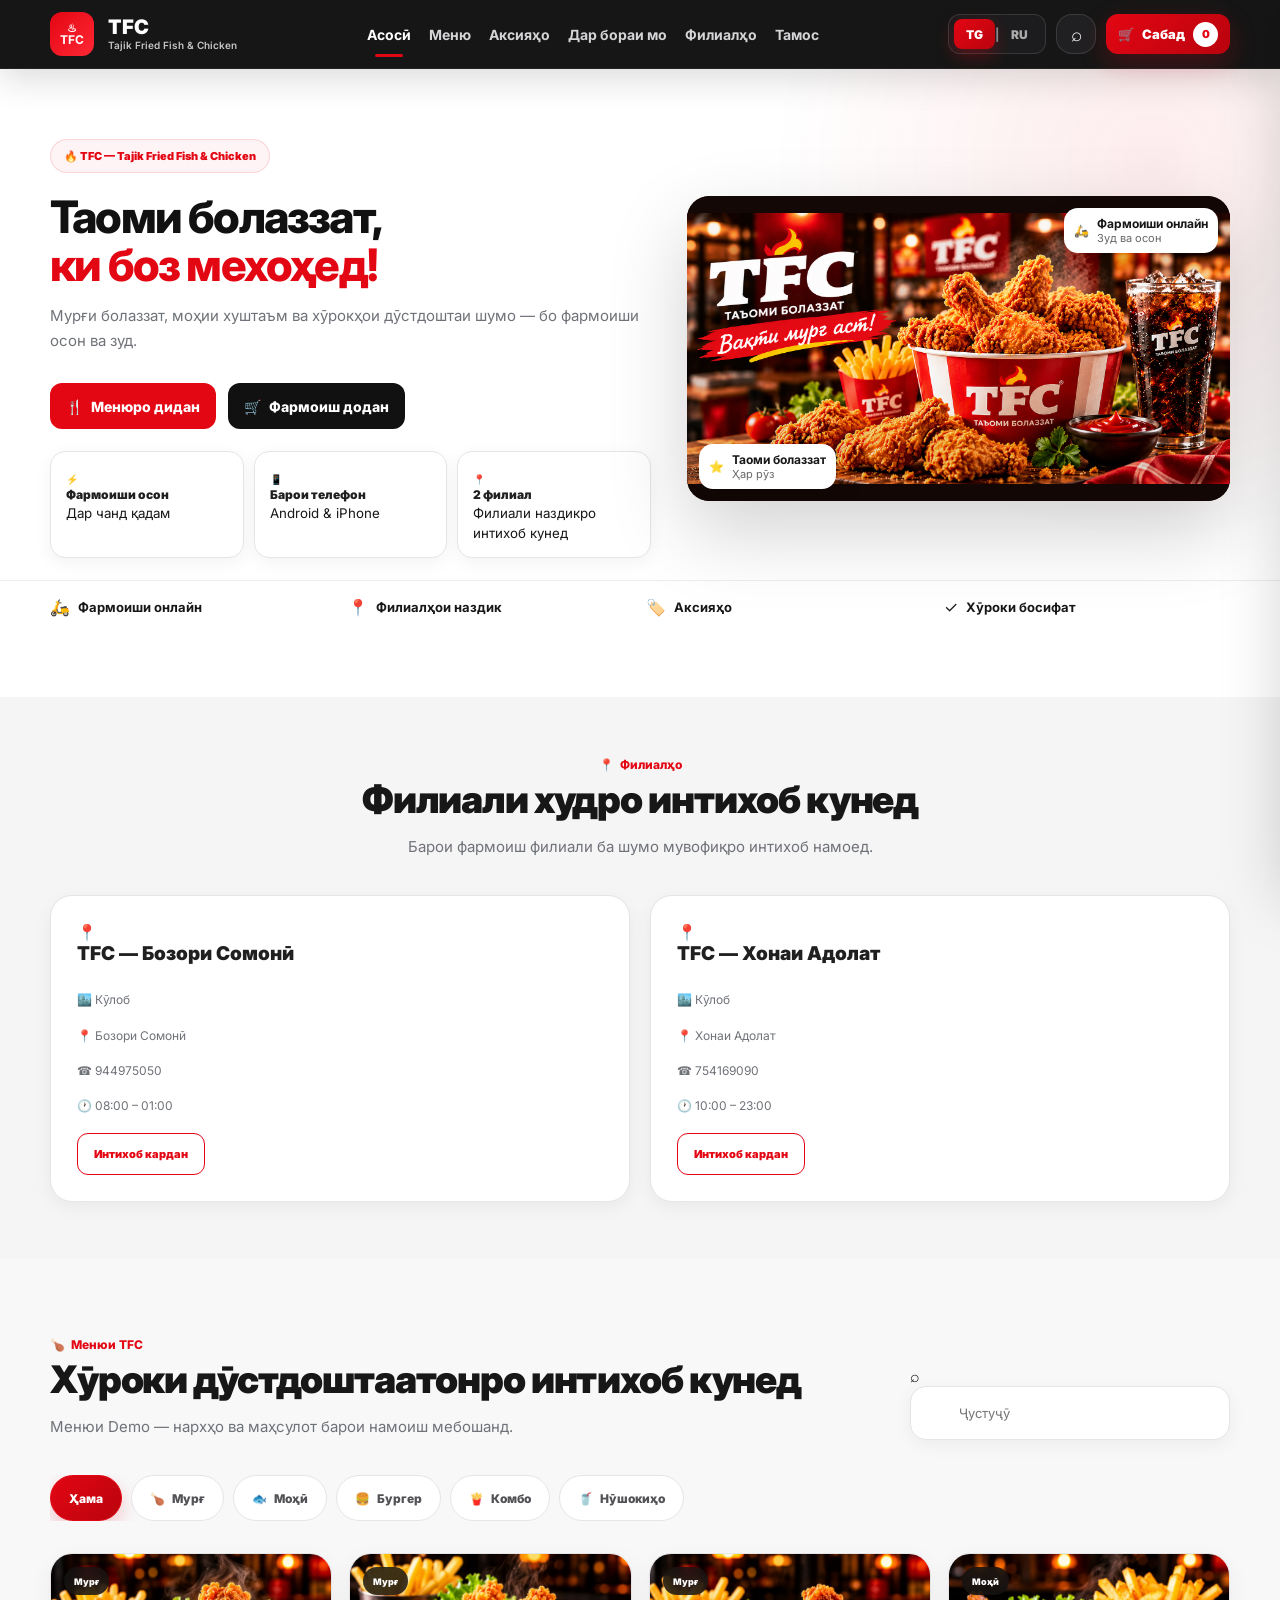
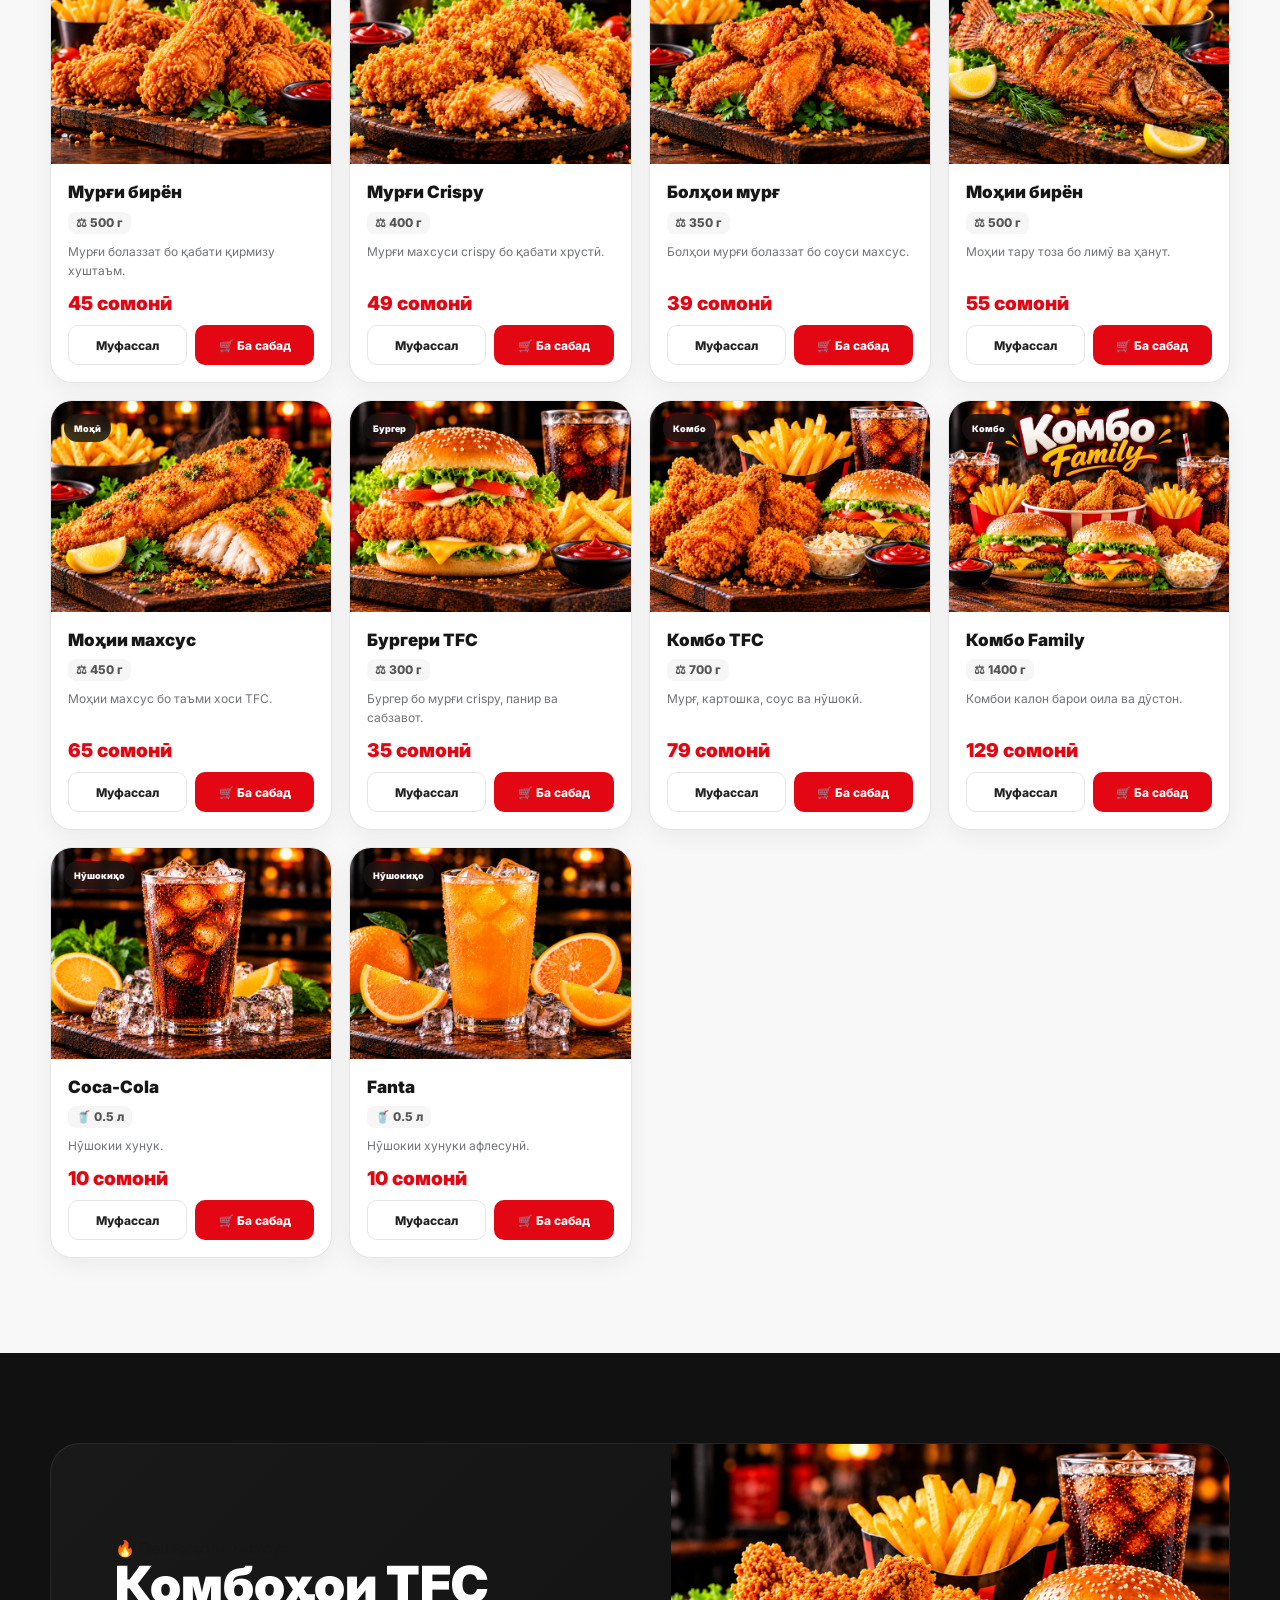
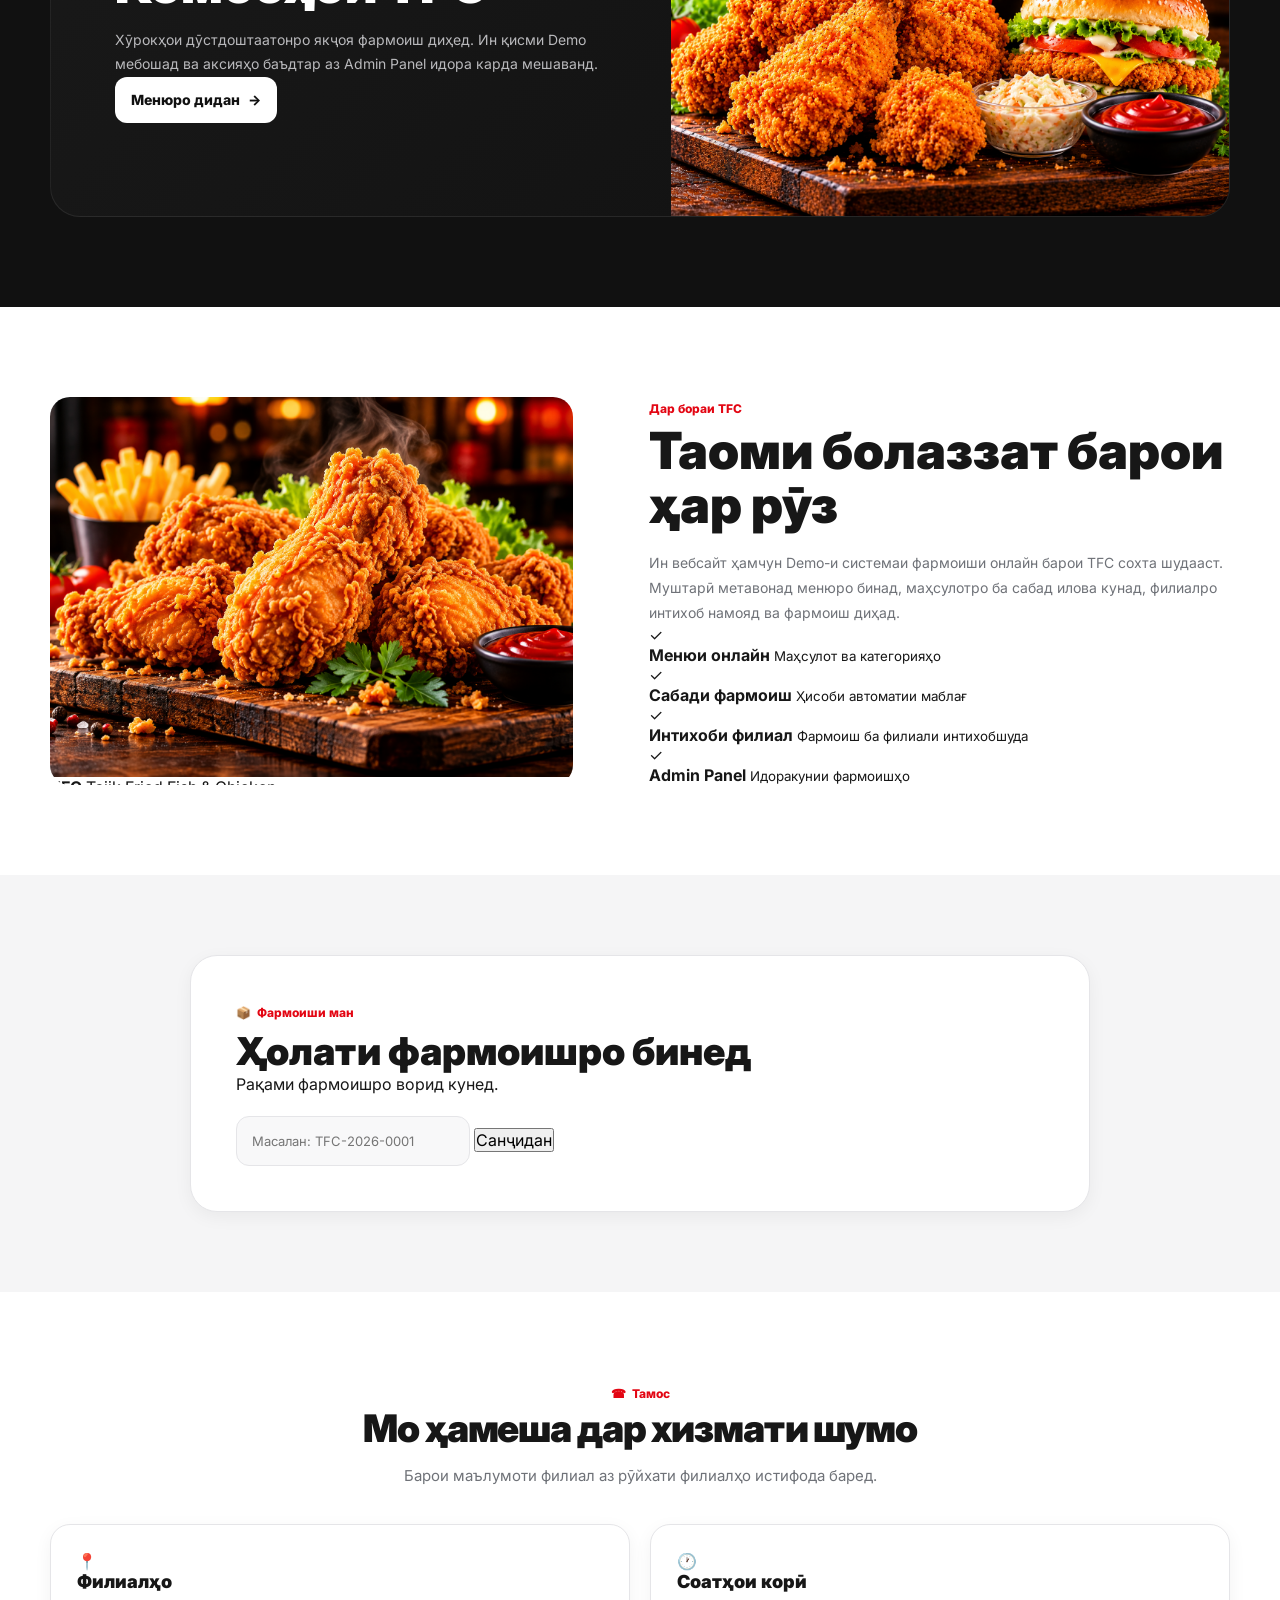
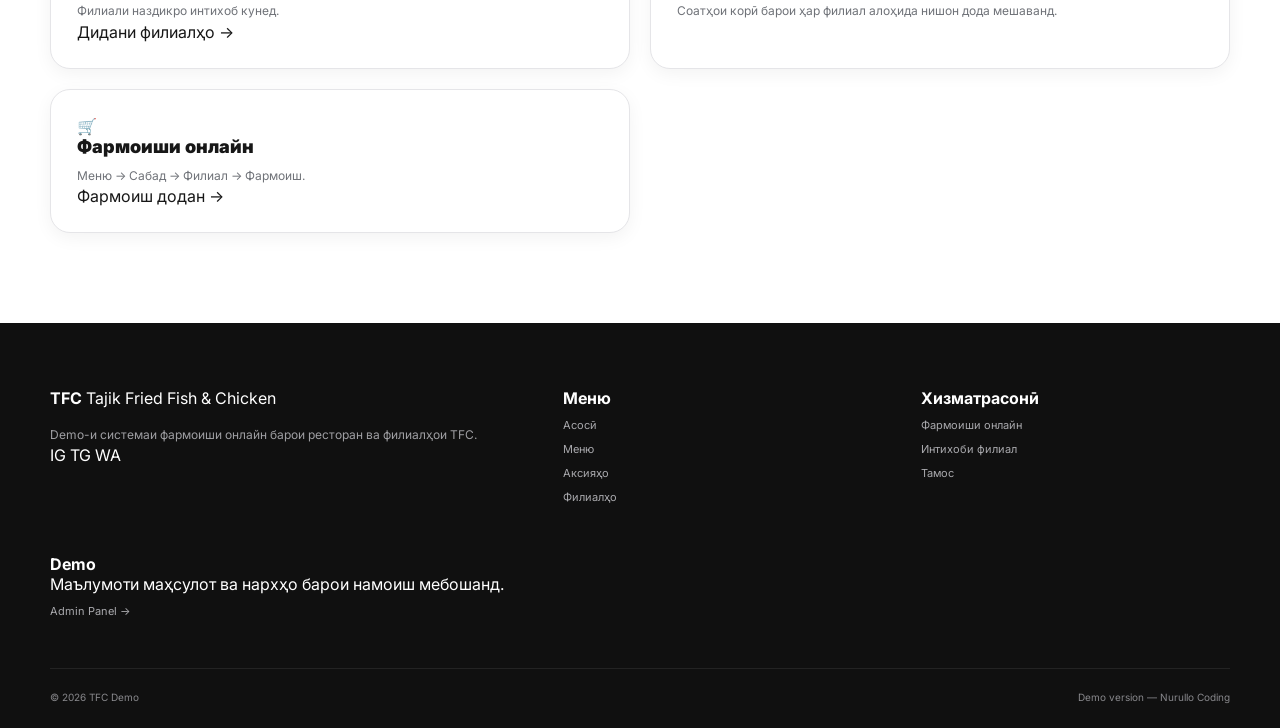
<file: index.html>
<!DOCTYPE html>
<html lang="tg">

<head>
    <meta charset="UTF-8">

    <meta
        name="viewport"
        content="width=device-width, initial-scale=1.0"
    >

    <meta
        name="description"
        content="TFC — Tajik Fried Fish & Chicken. Меню, фармоиши онлайн ва интихоби филиал."
    >

    <meta
        name="theme-color"
        content="#e50914"
    >

    <title>TFC — Tajik Fried Fish & Chicken</title>

    <link
        rel="preconnect"
        href="https://fonts.googleapis.com"
    >

    <link
        rel="preconnect"
        href="https://fonts.gstatic.com"
        crossorigin
    >

    <link
        href="https://fonts.googleapis.com/css2?family=Inter:wght@400;500;600;700;800;900&display=swap"
        rel="stylesheet"
    >

    <link
        rel="stylesheet"
        href="./style.css"
    >
</head>


<body>


<!-- =====================================================
     LOADING
===================================================== -->

<div
    class="page-loader"
    id="pageLoader"
>
    <div class="loader-logo">
        TFC
    </div>

    <div class="loader-line">
        <span></span>
    </div>
</div>


<!-- =====================================================
     TOAST
===================================================== -->

<div
    class="toast-container"
    id="toastContainer"
    aria-live="polite"
></div>


<!-- =====================================================
     HEADER
===================================================== -->

<header
    class="site-header"
    id="siteHeader"
>

    <div class="container header-container">

        <!-- LOGO -->

        <a
            href="#home"
            class="logo"
            aria-label="TFC"
        >
            <div class="logo-mark">
                <span class="logo-chicken">♨</span>
                <strong>TFC</strong>
            </div>

            <div class="logo-text">
                <strong>TFC</strong>
                <small>Tajik Fried Fish & Chicken</small>
            </div>
        </a>


        <!-- DESKTOP NAV -->

        <nav
            class="desktop-nav"
            aria-label="Main navigation"
        >
            <a
                href="#home"
                class="nav-link active"
                data-i18n="navHome"
            >
                Асосӣ
            </a>

            <a
                href="#menu"
                class="nav-link"
                data-i18n="navMenu"
            >
                Меню
            </a>

            <a
                href="#promotions"
                class="nav-link"
                data-i18n="navPromotions"
            >
                Аксияҳо
            </a>

            <a
                href="#about"
                class="nav-link"
                data-i18n="navAbout"
            >
                Дар бораи мо
            </a>

            <a
                href="#branches"
                class="nav-link"
                data-i18n="navBranches"
            >
                Филиалҳо
            </a>

            <a
                href="#contact"
                class="nav-link"
                data-i18n="navContact"
            >
                Тамос
            </a>
        </nav>


        <!-- HEADER ACTIONS -->

        <div class="header-actions">

            <!-- LANGUAGE -->

            <div
                class="language-switcher"
                id="languageSwitcher"
                aria-label="Language"
            >
                <button
                    type="button"
                    class="language-btn active"
                    id="langTgBtn"
                    data-lang="tg"
                >
                    TG
                </button>

                <span class="language-divider">|</span>

                <button
                    type="button"
                    class="language-btn"
                    id="langRuBtn"
                    data-lang="ru"
                >
                    RU
                </button>
            </div>


            <!-- SEARCH -->

            <button
                type="button"
                class="header-icon-btn"
                id="openSearchBtn"
                aria-label="Ҷустуҷӯ"
                data-i18n-aria="search"
            >
                <span>⌕</span>
            </button>


            <!-- CART -->

            <button
                type="button"
                class="cart-button"
                id="openCartBtn"
                aria-label="Кушодани сабад"
                data-i18n-aria="openCart"
            >
                <span class="cart-icon">
                    🛒
                </span>

                <span
                    class="cart-label"
                    data-i18n="cart"
                >
                    Сабад
                </span>

                <span
                    class="cart-count"
                    id="cartCount"
                >
                    0
                </span>
            </button>


            <!-- MOBILE MENU -->

            <button
                type="button"
                class="mobile-menu-btn"
                id="mobileMenuBtn"
                aria-label="Кушодани меню"
                aria-expanded="false"
                data-i18n-aria="openMenu"
            >
                <span></span>
                <span></span>
                <span></span>
            </button>

        </div>

    </div>


    <!-- MOBILE MENU -->

    <div
        class="mobile-menu"
        id="mobileMenu"
    >
        <nav>

            <a href="#home">
                <span>🏠</span>
                <span data-i18n="navHome">Асосӣ</span>
            </a>

            <a href="#menu">
                <span>🍗</span>
                <span data-i18n="navMenu">Меню</span>
            </a>

            <a href="#promotions">
                <span>%</span>
                <span data-i18n="navPromotions">Аксияҳо</span>
            </a>

            <a href="#about">
                <span>ℹ️</span>
                <span data-i18n="navAbout">Дар бораи мо</span>
            </a>

            <a href="#branches">
                <span>📍</span>
                <span data-i18n="navBranches">Филиалҳо</span>
            </a>

            <a href="#contact">
                <span>☎</span>
                <span data-i18n="navContact">Тамос</span>
            </a>

            <div class="mobile-language-switcher">

                <button
                    type="button"
                    class="language-btn active"
                    data-lang="tg"
                >
                    🇹🇯 TG
                </button>

                <button
                    type="button"
                    class="language-btn"
                    data-lang="ru"
                >
                    🇷🇺 RU
                </button>

            </div>

        </nav>
    </div>

</header>


<!-- =====================================================
     SEARCH OVERLAY
===================================================== -->

<div
    class="search-overlay"
    id="searchOverlay"
>
    <div class="search-overlay-content">

        <button
            type="button"
            class="close-search"
            id="closeSearchBtn"
            aria-label="Пӯшидани ҷустуҷӯ"
            data-i18n-aria="closeSearch"
        >
            ×
        </button>


        <div
            class="search-title"
            data-i18n="searchFood"
        >
            Ҷустуҷӯи хӯрок
        </div>


        <div class="global-search-box">

            <span>⌕</span>

            <input
                type="search"
                id="globalSearchInput"
                placeholder="Масалан: мурғ, моҳӣ, бургер..."
                data-i18n-placeholder="searchPlaceholder"
                autocomplete="off"
            >

        </div>


        <div
            class="search-results"
            id="globalSearchResults"
        ></div>

    </div>
</div>


<!-- =====================================================
     MAIN
===================================================== -->

<main>


<!-- =====================================================
     HERO
===================================================== -->

<section
    class="hero"
    id="home"
>

    <div class="hero-background"></div>

    <div class="container hero-container">

        <!-- HERO CONTENT -->

        <div class="hero-content">

            <div class="hero-badge">
                🔥 TFC — Tajik Fried Fish & Chicken
            </div>


            <h1>
                <span data-i18n="heroTitle">
                    Таоми болаззат,
                </span>

                <span data-i18n="heroTitleAccent">
                    ки боз мехоҳед!
                </span>
            </h1>


            <p
                class="hero-description"
                data-i18n="heroDescription"
            >
                Мурғи болаззат, моҳии хуштаъм ва хӯрокҳои дӯстдоштаи шумо —
                бо фармоиши осон ва зуд.
            </p>


            <div class="hero-actions">

                <a
                    href="#menu"
                    class="btn btn-primary"
                >
                    🍴
                    <span data-i18n="viewMenu">
                        Менюро дидан
                    </span>
                </a>

                <button
                    type="button"
                    class="btn btn-dark"
                    id="heroOrderBtn"
                >
                    🛒
                    <span data-i18n="orderNow">
                        Фармоиш додан
                    </span>
                </button>

            </div>


            <div class="hero-features">

                <div class="hero-feature">

                    <span>⚡</span>

                    <div>
                        <strong data-i18n="easyOrder">
                            Фармоиши осон
                        </strong>

                        <small data-i18n="fewSteps">
                            Дар чанд қадам
                        </small>
                    </div>

                </div>


                <div class="hero-feature">

                    <span>📱</span>

                    <div>
                        <strong data-i18n="forPhone">
                            Барои телефон
                        </strong>

                        <small>
                            Android & iPhone
                        </small>
                    </div>

                </div>


                <div class="hero-feature">

                    <span>📍</span>

                    <div>
                        <strong data-i18n="twoBranches">
                            2 филиал
                        </strong>

                        <small data-i18n="chooseNearest">
                            Филиали наздикро интихоб кунед
                        </small>
                    </div>

                </div>

            </div>

        </div>


        <!-- HERO IMAGE -->

        <div class="hero-visual">

            <div class="hero-circle"></div>

            <img
                src="./images/hero.jpg"
                alt="Хӯрокҳои TFC"
                class="hero-image"
                id="heroImage"
                onerror="if(this.dataset.fallback){this.classList.add('is-missing');return;}this.dataset.fallback='1';this.src='./images/placeholder.jpg';"
            >


            <div class="floating-card floating-card-one">

                <span>⭐</span>

                <div>
                    <strong data-i18n="deliciousFood">
                        Таоми болаззат
                    </strong>

                    <small data-i18n="everyDay">
                        Ҳар рӯз
                    </small>
                </div>

            </div>


            <div class="floating-card floating-card-two">

                <span>🛵</span>

                <div>
                    <strong data-i18n="onlineOrder">
                        Фармоиши онлайн
                    </strong>

                    <small data-i18n="fastEasy">
                        Зуд ва осон
                    </small>
                </div>

            </div>

        </div>

    </div>


    <div class="hero-bottom">

        <div class="container hero-bottom-grid">

            <div>
                <span>🛵</span>
                <strong data-i18n="onlineOrder">
                    Фармоиши онлайн
                </strong>
            </div>

            <div>
                <span>📍</span>
                <strong data-i18n="nearBranches">
                    Филиалҳои наздик
                </strong>
            </div>

            <div>
                <span>🏷️</span>
                <strong data-i18n="navPromotions">
                    Аксияҳо
                </strong>
            </div>

            <div>
                <span>✓</span>
                <strong data-i18n="qualityFood">
                    Хӯроки босифат
                </strong>
            </div>

        </div>

    </div>

</section>


<!-- =====================================================
     BRANCHES
===================================================== -->

<section
    class="branch-select-section"
    id="branches"
>

    <div class="container">

        <div class="section-heading centered">

            <span class="section-tag">
                📍
                <span data-i18n="navBranches">
                    Филиалҳо
                </span>
            </span>

            <h2 data-i18n="chooseBranch">
                Филиали худро интихоб кунед
            </h2>

            <p data-i18n="chooseBranchDescription">
                Барои фармоиш филиали ба шумо мувофиқро интихоб намоед.
            </p>

        </div>


        <div
            class="branch-grid"
            id="branchGrid"
        >
            <!-- JS -->
        </div>

    </div>

</section>


<!-- =====================================================
     MENU
===================================================== -->

<section
    class="menu-section"
    id="menu"
>

    <div class="container">

        <div class="section-heading">

            <div>

                <span class="section-tag">
                    🍗
                    <span data-i18n="tfcMenu">
                        Менюи TFC
                    </span>
                </span>

                <h2 data-i18n="chooseFood">
                    Хӯроки дӯстдоштаатонро интихоб кунед
                </h2>

                <p data-i18n="demoMenuNotice">
                    Менюи Demo — нархҳо ва маҳсулот барои намоиш мебошанд.
                </p>

            </div>


            <div class="menu-search">

                <span>⌕</span>

                <input
                    type="search"
                    id="menuSearch"
                    placeholder="Ҷустуҷӯ..."
                    data-i18n-placeholder="search"
                    autocomplete="off"
                >

            </div>

        </div>


        <!-- CATEGORY -->

        <div
            class="categories"
            id="categories"
        >

            <button
                type="button"
                class="category-btn active"
                data-category="all"
            >
                <span data-i18n="categoryAll">
                    Ҳама
                </span>
            </button>


            <button
                type="button"
                class="category-btn"
                data-category="chicken"
            >
                🍗
                <span data-i18n="categoryChicken">
                    Мурғ
                </span>
            </button>


            <button
                type="button"
                class="category-btn"
                data-category="fish"
            >
                🐟
                <span data-i18n="categoryFish">
                    Моҳӣ
                </span>
            </button>


            <button
                type="button"
                class="category-btn"
                data-category="burger"
            >
                🍔
                <span data-i18n="categoryBurger">
                    Бургер
                </span>
            </button>


            <button
                type="button"
                class="category-btn"
                data-category="combo"
            >
                🍟
                <span data-i18n="categoryCombo">
                    Комбо
                </span>
            </button>


            <button
                type="button"
                class="category-btn"
                data-category="drink"
            >
                🥤
                <span data-i18n="categoryDrink">
                    Нӯшокиҳо
                </span>
            </button>

        </div>


        <!-- PRODUCTS -->

        <div
            class="products-grid"
            id="productsGrid"
        >
            <!-- PRODUCTS FROM JS -->
        </div>


        <!-- EMPTY -->

        <div
            class="empty-products"
            id="emptyProducts"
            hidden
        >

            <div>
                🔎
            </div>

            <h3 data-i18n="productNotFound">
                Маҳсулот ёфт нашуд
            </h3>

            <p data-i18n="searchAnother">
                Номи дигарро ҷустуҷӯ кунед.
            </p>

        </div>

    </div>

</section>


<!-- =====================================================
     PROMOTION
===================================================== -->

<section
    class="promotion-section"
    id="promotions"
>

    <div class="container">

        <div class="promotion-card">

            <div class="promotion-content">

                <span class="promotion-label">
                    🔥
                    <span data-i18n="specialOffer">
                        Пешниҳоди махсус
                    </span>
                </span>

                <h2 data-i18n="tfcCombos">
                    Комбоҳои TFC
                </h2>

                <p data-i18n="promotionDescription">
                    Хӯрокҳои дӯстдоштаатонро якҷоя фармоиш диҳед.
                    Ин қисми Demo мебошад ва аксияҳо баъдтар аз
                    Admin Panel идора карда мешаванд.
                </p>

                <a
                    href="#menu"
                    class="btn btn-light"
                >
                    <span data-i18n="viewMenu">
                        Менюро дидан
                    </span>
                    →
                </a>

            </div>


            <div class="promotion-image-wrap">

                <img
                    src="./images/combo-1.jpg"
                    alt="Комбои TFC"
                    loading="lazy"
                    onerror="if(this.dataset.fallback){this.classList.add('is-missing');return;}this.dataset.fallback='1';this.src='./images/placeholder.jpg';"
                >

            </div>

        </div>

    </div>

</section>


<!-- =====================================================
     ABOUT
===================================================== -->

<section
    class="about-section"
    id="about"
>

    <div class="container about-grid">

        <div class="about-image">

            <img
                src="./images/chicken-1.jpg"
                alt="TFC Fried Chicken"
                loading="lazy"
                onerror="if(this.dataset.fallback){this.classList.add('is-missing');return;}this.dataset.fallback='1';this.src='./images/placeholder.jpg';"
            >

            <div class="about-image-badge">
                <strong>TFC</strong>
                <span>Tajik Fried Fish & Chicken</span>
            </div>

        </div>


        <div class="about-content">

            <span
                class="section-tag"
                data-i18n="aboutTfc"
            >
                Дар бораи TFC
            </span>

            <h2 data-i18n="deliciousEveryDay">
                Таоми болаззат барои ҳар рӯз
            </h2>

            <p data-i18n="aboutDescription">
                Ин вебсайт ҳамчун Demo-и системаи фармоиши онлайн
                барои TFC сохта шудааст. Муштарӣ метавонад менюро
                бинад, маҳсулотро ба сабад илова кунад, филиалро
                интихоб намояд ва фармоиш диҳад.
            </p>


            <div class="about-list">

                <div>
                    <span>✓</span>

                    <p>
                        <strong data-i18n="onlineMenu">
                            Менюи онлайн
                        </strong>

                        <small data-i18n="productsCategories">
                            Маҳсулот ва категорияҳо
                        </small>
                    </p>
                </div>


                <div>
                    <span>✓</span>

                    <p>
                        <strong data-i18n="orderCart">
                            Сабади фармоиш
                        </strong>

                        <small data-i18n="automaticCalculation">
                            Ҳисоби автоматии маблағ
                        </small>
                    </p>
                </div>


                <div>
                    <span>✓</span>

                    <p>
                        <strong data-i18n="branchSelection">
                            Интихоби филиал
                        </strong>

                        <small data-i18n="orderSelectedBranch">
                            Фармоиш ба филиали интихобшуда
                        </small>
                    </p>
                </div>


                <div>
                    <span>✓</span>

                    <p>
                        <strong>
                            Admin Panel
                        </strong>

                        <small data-i18n="orderManagement">
                            Идоракунии фармоишҳо
                        </small>
                    </p>
                </div>

            </div>

        </div>

    </div>

</section>


<!-- =====================================================
     ORDER TRACKING
===================================================== -->

<section class="tracking-section" id="tracking">

    <div class="container">

        <div class="tracking-card">

            <div class="tracking-info">

                <span class="section-tag">
                    📦
                    <span data-i18n="myOrder">
                        Фармоиши ман
                    </span>
                </span>

                <h2 data-i18n="trackOrderTitle">
                    Ҳолати фармоишро бинед
                </h2>

                <p data-i18n="enterOrderNumber">
                    Рақами фармоишро ворид кунед.
                </p>

            </div>


            <div class="tracking-form">

                <div class="tracking-input-wrap">

                    <input
                        type="text"
                        id="trackingInput"
                        placeholder="Масалан: TFC-2026-0001"
                        data-i18n-placeholder="trackingPlaceholder"
                    >

                    <button
                        type="button"
                        id="trackOrderBtn"
                        data-i18n="check"
                    >
                        Санҷидан
                    </button>

                </div>


                <div
                    class="tracking-result"
                    id="trackingResult"
                ></div>

            </div>

        </div>

    </div>

</section>


<!-- =====================================================
     CONTACT
===================================================== -->

<section
    class="contact-section"
    id="contact"
>

    <div class="container">

        <div class="section-heading centered">

            <span class="section-tag">
                ☎
                <span data-i18n="navContact">
                    Тамос
                </span>
            </span>

            <h2 data-i18n="alwaysForYou">
                Мо ҳамеша дар хизмати шумо
            </h2>

            <p data-i18n="contactDescription">
                Барои маълумоти филиал аз рӯйхати филиалҳо истифода баред.
            </p>

        </div>


        <div class="contact-grid">

            <div class="contact-card">

                <div class="contact-icon">
                    📍
                </div>

                <h3 data-i18n="navBranches">
                    Филиалҳо
                </h3>

                <p data-i18n="selectNearestBranch">
                    Филиали наздикро интихоб кунед.
                </p>

                <a href="#branches">
                    <span data-i18n="viewBranches">
                        Дидани филиалҳо
                    </span>
                    →
                </a>

            </div>


            <div class="contact-card">

                <div class="contact-icon">
                    🕐
                </div>

                <h3 data-i18n="workingHours">
                    Соатҳои корӣ
                </h3>

                <p data-i18n="workingHoursDescription">
                    Соатҳои корӣ барои ҳар филиал алоҳида нишон дода мешаванд.
                </p>

            </div>


            <div class="contact-card">

                <div class="contact-icon">
                    🛒
                </div>

                <h3 data-i18n="onlineOrder">
                    Фармоиши онлайн
                </h3>

                <p data-i18n="orderSteps">
                    Меню → Сабад → Филиал → Фармоиш.
                </p>

                <a href="#menu">
                    <span data-i18n="orderNow">
                        Фармоиш додан
                    </span>
                    →
                </a>

            </div>

        </div>

    </div>

</section>


</main>


<!-- =====================================================
     FOOTER
===================================================== -->

<footer class="site-footer">

    <div class="container footer-grid">

        <div class="footer-brand">

            <a
                href="#home"
                class="footer-logo"
            >
                <strong>TFC</strong>
                <span>Tajik Fried Fish & Chicken</span>
            </a>

            <p data-i18n="footerDescription">
                Demo-и системаи фармоиши онлайн барои
                ресторан ва филиалҳои TFC.
            </p>


            <div class="social-links">

                <a
                    href="#"
                    aria-label="Instagram"
                >
                    IG
                </a>

                <a
                    href="#"
                    aria-label="Telegram"
                >
                    TG
                </a>

                <a
                    href="#"
                    aria-label="WhatsApp"
                >
                    WA
                </a>

            </div>

        </div>


        <div class="footer-column">

            <h4 data-i18n="navMenu">
                Меню
            </h4>

            <a
                href="#home"
                data-i18n="navHome"
            >
                Асосӣ
            </a>

            <a
                href="#menu"
                data-i18n="navMenu"
            >
                Меню
            </a>

            <a
                href="#promotions"
                data-i18n="navPromotions"
            >
                Аксияҳо
            </a>

            <a
                href="#branches"
                data-i18n="navBranches"
            >
                Филиалҳо
            </a>

        </div>


        <div class="footer-column">

            <h4 data-i18n="services">
                Хизматрасонӣ
            </h4>

            <a
                href="#menu"
                data-i18n="onlineOrder"
            >
                Фармоиши онлайн
            </a>

            <a
                href="#branches"
                data-i18n="branchSelection"
            >
                Интихоби филиал
            </a>

            <a
                href="#contact"
                data-i18n="navContact"
            >
                Тамос
            </a>

        </div>


        <div class="footer-column">

            <h4>
                Demo
            </h4>

            <p data-i18n="demoFooterNotice">
                Маълумоти маҳсулот ва нархҳо барои намоиш мебошанд.
            </p>

            <a
                href="./admin.html"
                class="admin-demo-link"
            >
                Admin Panel →
            </a>

        </div>

    </div>


    <div class="container footer-bottom">

        <p>
            © <span id="currentYear"></span> TFC Demo
        </p>

        <p>
            Demo version — Nurullo Coding
        </p>

    </div>

</footer>


<!-- =====================================================
     CART OVERLAY
===================================================== -->

<div
    class="drawer-overlay"
    id="cartOverlay"
></div>


<!-- =====================================================
     CART DRAWER
===================================================== -->

<aside
    class="cart-drawer"
    id="cartDrawer"
    aria-label="Сабад"
>

    <div class="cart-header">

        <div>

            <span data-i18n="yourOrder">
                Фармоиши шумо
            </span>

            <h2>
                🛒
                <span data-i18n="cart">
                    Сабад
                </span>
            </h2>

        </div>


        <button
            type="button"
            class="close-drawer"
            id="closeCartBtn"
            aria-label="Пӯшидани сабад"
            data-i18n-aria="closeCart"
        >
            ×
        </button>

    </div>


    <div
        class="cart-items"
        id="cartItems"
    >
        <!-- JS -->
    </div>


    <div
        class="empty-cart"
        id="emptyCart"
    >

        <div class="empty-cart-icon">
            🛒
        </div>

        <h3 data-i18n="emptyCart">
            Сабад холӣ аст
        </h3>

        <p data-i18n="chooseFoodFromMenu">
            Аз меню хӯрок интихоб кунед.
        </p>

        <button
            type="button"
            class="btn btn-primary"
            id="emptyCartMenuBtn"
            data-i18n="viewMenu"
        >
            Менюро дидан
        </button>

    </div>


    <div
        class="cart-summary"
        id="cartSummary"
    >

        <div class="summary-row">

            <span data-i18n="products">
                Маҳсулот:
            </span>

            <strong id="cartSubtotal">
                0 сомонӣ
            </strong>

        </div>


        <div class="summary-row">

            <span data-i18n="delivery">
                Расонидан:
            </span>

            <strong id="deliveryPrice">
                10 сомонӣ
            </strong>

        </div>


        <div class="summary-divider"></div>


        <div class="summary-row total-row">

            <span data-i18n="total">
                Ҳамагӣ:
            </span>

            <strong id="cartTotal">
                0 сомонӣ
            </strong>

        </div>


        <button
            type="button"
            class="checkout-btn"
            id="checkoutBtn"
        >
            <span data-i18n="checkout">
                Ба расмият даровардани фармоиш
            </span>
            →
        </button>

    </div>

</aside>


<!-- =====================================================
     CHECKOUT MODAL
===================================================== -->

<div
    class="modal"
    id="checkoutModal"
    aria-hidden="true"
>

    <div
        class="modal-backdrop"
        data-close-modal="checkoutModal"
    ></div>


    <div class="modal-dialog checkout-dialog">

        <div class="checkout-header modal-header">

            <div>

                <span class="modal-small-title">
                    TFC
                </span>

                <h2 data-i18n="checkoutTitle">
                    Расмиятдарории фармоиш
                </h2>

            </div>


            <button
                type="button"
                class="modal-close checkout-close"
                data-close-modal="checkoutModal"
                aria-label="Пӯшидан"
                data-i18n-aria="close"
            >
                ×
            </button>

        </div>


        <form
            id="checkoutForm"
            class="checkout-form"
            novalidate
        >

            <div class="checkout-body">

            <div class="form-grid">

                <!-- NAME -->

                <div class="form-group">

                    <label for="customerName">
                        <span data-i18n="yourName">
                            Номи шумо
                        </span>
                        *
                    </label>

                    <input
                        type="text"
                        id="customerName"
                        name="customerName"
                        placeholder="Ном"
                        data-i18n-placeholder="namePlaceholder"
                        required
                    >

                    <small class="field-error"></small>

                </div>


                <!-- PHONE -->

                <div class="form-group">

                    <label for="customerPhone">
                        <span data-i18n="phoneNumber">
                            Рақами телефон
                        </span>
                        *
                    </label>

                    <input
                        type="tel"
                        id="customerPhone"
                        name="customerPhone"
                        placeholder="+992 XX XXX XX XX"
                        required
                    >

                    <small class="field-error"></small>

                </div>


                <!-- BRANCH -->

                <div class="form-group">

                    <label for="checkoutBranch">
                        <span data-i18n="branch">
                            Филиал
                        </span>
                        *
                    </label>

                    <select
                        id="checkoutBranch"
                        name="branch"
                        required
                    >
                        <option
                            value=""
                            data-i18n="selectBranch"
                        >
                            Филиалро интихоб кунед
                        </option>
                    </select>

                    <small class="field-error"></small>

                </div>


                <!-- ADDRESS -->

                <div class="form-group">

                    <label for="customerAddress">
                        <span data-i18n="address">
                            Суроға
                        </span>
                        *
                    </label>

                    <input
                        type="text"
                        id="customerAddress"
                        name="address"
                        placeholder="Маҳалла, кӯча, хона..."
                        data-i18n-placeholder="addressPlaceholder"
                        required
                    >

                    <small class="field-error"></small>

                </div>


                <!-- COMMENT -->

                <div class="form-group full-width">

                    <label
                        for="customerComment"
                        data-i18n="comment"
                    >
                        Шарҳ
                    </label>

                    <textarea
                        id="customerComment"
                        name="comment"
                        rows="3"
                        placeholder="Масалан: бе пиёз..."
                        data-i18n-placeholder="commentPlaceholder"
                    ></textarea>

                </div>

            </div>


            <!-- PAYMENT -->

            <div class="checkout-block">

                <h3 data-i18n="paymentMethod">
                    Тарзи пардохт
                </h3>


                <div class="payment-options">

                    <label class="payment-option">

                        <input
                            type="radio"
                            name="payment"
                            value="cash"
                            checked
                        >

                        <span class="payment-card">

                            <span class="payment-icon">
                                💵
                            </span>

                            <span>

                                <strong data-i18n="cash">
                                    Нақдӣ
                                </strong>

                            </span>

                        </span>

                    </label>


                    <label class="payment-option">

                        <input
                            type="radio"
                            name="payment"
                            value="card_on_delivery"
                        >

                        <span class="payment-card">

                            <span class="payment-icon">
                                💳
                            </span>

                            <span>

                                <strong data-i18n="cardOnDelivery">
                                    Корт ҳангоми қабул
                                </strong>

                            </span>

                        </span>

                    </label>

                </div>

            </div>


            <!-- CHECKOUT TOTAL -->

            <div class="checkout-total-box">

                <div>

                    <span data-i18n="products">
                        Маҳсулот
                    </span>

                    <strong id="checkoutSubtotal">
                        0 сомонӣ
                    </strong>

                </div>


                <div>

                    <span data-i18n="delivery">
                        Расонидан
                    </span>

                    <strong id="checkoutDelivery">
                        10 сомонӣ
                    </strong>

                </div>


                <div class="checkout-grand-total">

                    <span data-i18n="total">
                        Ҳамагӣ
                    </span>

                    <strong id="checkoutTotal">
                        0 сомонӣ
                    </strong>

                </div>

            </div>


            <div class="demo-payment-notice">

                <span class="demo-notice-icon" aria-hidden="true">
                    ℹ️
                </span>

                <span data-i18n="demoPaymentNotice">
                    Ин Demo мебошад. Пардохти воқеии онлайн дар ин версия фаъол нест.
                </span>

            </div>

            </div>


            <div class="checkout-footer">

                <button
                    type="submit"
                    class="place-order-btn"
                    id="placeOrderBtn"
                >
                    <span data-i18n="placeOrder">
                        Фармоиш додан
                    </span>
                    <span aria-hidden="true">→</span>
                </button>

            </div>

        </form>

    </div>

</div>


<!-- =====================================================
     ORDER SUCCESS MODAL
===================================================== -->

<div
    class="modal"
    id="successModal"
    aria-hidden="true"
>

    <div class="modal-backdrop"></div>


    <div class="modal-dialog success-dialog">

        <div class="success-icon">
            ✓
        </div>


        <h2 data-i18n="orderAccepted">
            Фармоиши шумо қабул шуд!
        </h2>


        <p data-i18n="thankYouOrder">
            Ташаккур барои фармоиш.
        </p>


        <div class="success-order-info">

            <div>

                <span data-i18n="orderNumber">
                    Рақами фармоиш
                </span>

                <strong id="successOrderId">
                    -
                </strong>

            </div>


            <div>

                <span data-i18n="branch">
                    Филиал
                </span>

                <strong id="successBranch">
                    -
                </strong>

            </div>


            <div>

                <span data-i18n="amount">
                    Маблағ
                </span>

                <strong id="successTotal">
                    -
                </strong>

            </div>


            <div>

                <span data-i18n="status">
                    Ҳолат
                </span>

                <strong
                    class="status-new"
                    id="successOrderStatus"
                    data-i18n="statusNew"
                >
                    Нав
                </strong>

            </div>

        </div>


        <div class="success-actions">

            <button
                type="button"
                class="btn btn-primary success-close-btn"
                id="successCloseBtn"
                data-i18n="understood"
            >
                Фаҳмо
            </button>

            <button
                type="button"
                class="btn success-track-btn"
                id="successTrackBtn"
                data-i18n="trackThisOrder"
            >
                Пайгирии фармоиш
            </button>

        </div>

    </div>

</div>


<!-- =====================================================
     PRODUCT DETAILS MODAL
===================================================== -->

<div
    class="modal"
    id="productModal"
    aria-hidden="true"
>

    <div
        class="modal-backdrop"
        data-close-modal="productModal"
    ></div>


    <div class="modal-dialog product-dialog">

        <button
            type="button"
            class="modal-close product-modal-close"
            data-close-modal="productModal"
            aria-label="Пӯшидан"
            data-i18n-aria="close"
        >
            ×
        </button>


        <div
            id="productModalContent"
            class="product-modal-content"
        ></div>

    </div>

</div>


<!-- =====================================================
     MOBILE BOTTOM NAV
===================================================== -->

<nav
    class="mobile-bottom-nav"
    aria-label="Mobile navigation"
>

    <a
        href="#home"
        class="mobile-bottom-item active"
    >
        <span>⌂</span>

        <small data-i18n="navHome">
            Асосӣ
        </small>
    </a>


    <a
        href="#menu"
        class="mobile-bottom-item"
    >
        <span>🍗</span>

        <small data-i18n="navMenu">
            Меню
        </small>
    </a>


    <button
        type="button"
        class="mobile-cart-button"
        id="mobileCartBtn"
    >

        <span class="mobile-cart-icon">
            🛒
        </span>

        <span
            class="mobile-cart-count"
            id="mobileCartCount"
        >
            0
        </span>

        <small data-i18n="cart">
            Сабад
        </small>

    </button>


    <a
        href="#branches"
        class="mobile-bottom-item"
    >
        <span>📍</span>

        <small data-i18n="branch">
            Филиал
        </small>
    </a>


    <a
        href="#contact"
        class="mobile-bottom-item"
    >
        <span>☎</span>

        <small data-i18n="navContact">
            Тамос
        </small>
    </a>

</nav>


<!-- =====================================================
     SCROLL TOP
===================================================== -->

<button
    type="button"
    class="scroll-top"
    id="scrollTopBtn"
    aria-label="Ба боло"
    data-i18n-aria="scrollTop"
>
    ↑
</button>


<!-- =====================================================
     JAVASCRIPT
===================================================== -->

<script src="./script.js"></script>


</body>
</html>
</file>
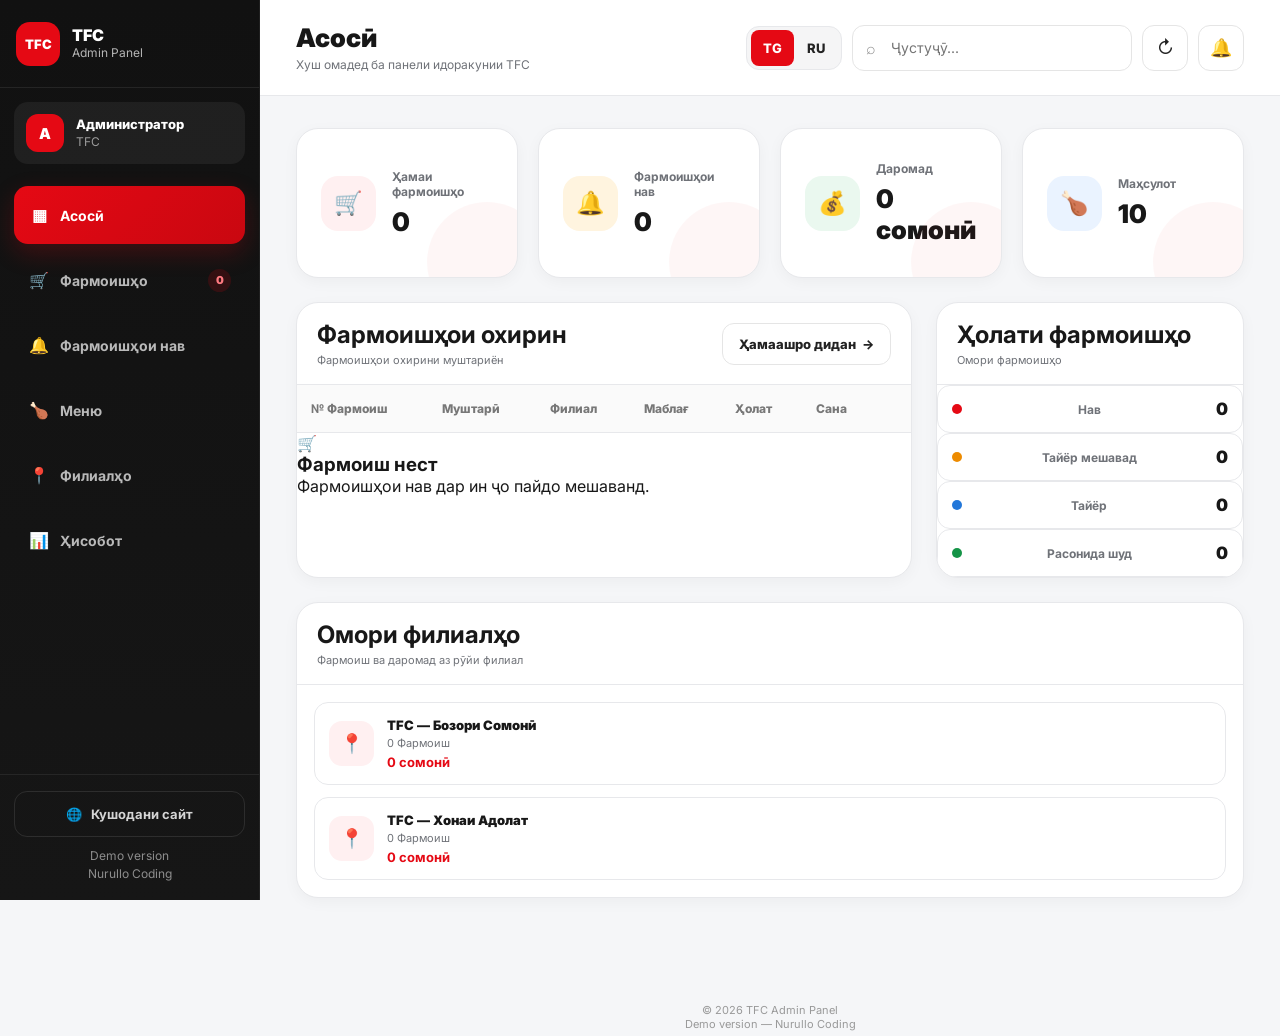
<file: admin.html>
<!DOCTYPE html>
<html lang="tg">

<head>
    <meta charset="UTF-8">

    <meta
        name="viewport"
        content="width=device-width, initial-scale=1.0"
    >

    <meta
        name="description"
        content="TFC Admin Panel — идоракунии фармоишҳо, меню, филиалҳо ва ҳисобот."
    >

    <meta
        name="theme-color"
        content="#e50914"
    >

    <title>TFC — Admin Panel</title>

    <link
        rel="preconnect"
        href="https://fonts.googleapis.com"
    >

    <link
        rel="preconnect"
        href="https://fonts.gstatic.com"
        crossorigin
    >

    <link
        href="https://fonts.googleapis.com/css2?family=Inter:wght@400;500;600;700;800;900&display=swap"
        rel="stylesheet"
    >

    <link
        rel="stylesheet"
        href="./admin.css"
    >
</head>

<body>


<!-- =====================================================
     LOADER
===================================================== -->

<div
    class="admin-loader"
    id="adminLoader"
>
    <div class="admin-loader-logo">
        TFC
    </div>

    <div class="admin-loader-line">
        <span></span>
    </div>
</div>


<!-- =====================================================
     TOAST
===================================================== -->

<div
    class="toast-container"
    id="toastContainer"
    aria-live="polite"
></div>


<!-- =====================================================
     APP
===================================================== -->

<div class="admin-app">


<!-- =====================================================
     SIDEBAR OVERLAY
===================================================== -->

<div
    class="sidebar-overlay"
    id="sidebarOverlay"
></div>


<!-- =====================================================
     SIDEBAR
===================================================== -->

<aside
    class="admin-sidebar"
    id="sidebar"
>

    <!-- BRAND -->

    <div class="sidebar-brand">

        <a
            href="./index.html"
            class="admin-logo"
        >

            <div class="admin-logo-mark">
                TFC
            </div>

            <div class="admin-logo-text">
                <strong>TFC</strong>
                <span>Admin Panel</span>
            </div>

        </a>


        <button
            type="button"
            class="sidebar-close-btn"
            id="sidebarCloseBtn"
            aria-label="Пӯшидани меню"
            data-i18n-aria="closeMenu"
        >
            ×
        </button>

    </div>


    <!-- ADMIN INFO -->

    <div class="sidebar-admin">

        <div class="admin-avatar">
            A
        </div>

        <div>
            <strong data-i18n="administrator">
                Администратор
            </strong>

            <span>TFC</span>
        </div>

    </div>


    <!-- NAV -->

    <nav
        class="sidebar-nav"
        id="sidebarNav"
    >

        <button
            type="button"
            class="sidebar-nav-item active"
            data-page="dashboard"
        >

            <span class="sidebar-nav-icon">
                ▦
            </span>

            <span data-i18n="dashboard">
                Асосӣ
            </span>

        </button>


        <button
            type="button"
            class="sidebar-nav-item"
            data-page="orders"
        >

            <span class="sidebar-nav-icon">
                🛒
            </span>

            <span data-i18n="orders">
                Фармоишҳо
            </span>

            <span
                class="nav-badge"
                id="ordersNavBadge"
            >
                0
            </span>

        </button>


        <button
            type="button"
            class="sidebar-nav-item"
            data-page="new-orders"
        >

            <span class="sidebar-nav-icon">
                🔔
            </span>

            <span data-i18n="newOrders">
                Фармоишҳои нав
            </span>

            <span
                class="nav-badge danger"
                id="newOrdersNavBadge"
            >
                0
            </span>

        </button>


        <button
            type="button"
            class="sidebar-nav-item"
            data-page="products"
        >

            <span class="sidebar-nav-icon">
                🍗
            </span>

            <span data-i18n="menu">
                Меню
            </span>

        </button>


        <button
            type="button"
            class="sidebar-nav-item"
            data-page="branches"
        >

            <span class="sidebar-nav-icon">
                📍
            </span>

            <span data-i18n="branches">
                Филиалҳо
            </span>

        </button>


        <button
            type="button"
            class="sidebar-nav-item"
            data-page="reports"
        >

            <span class="sidebar-nav-icon">
                📊
            </span>

            <span data-i18n="reports">
                Ҳисобот
            </span>

        </button>

    </nav>


    <!-- SIDEBAR FOOTER -->

    <div class="sidebar-footer">

        <a
            href="./index.html"
            class="sidebar-site-link"
        >
            <span>🌐</span>

            <span data-i18n="openWebsite">
                Кушодани сайт
            </span>
        </a>


        <p>
            Demo version
            <br>
            Nurullo Coding
        </p>

    </div>

</aside>


<!-- =====================================================
     MAIN
===================================================== -->

<div class="admin-main">


<!-- =====================================================
     TOPBAR
===================================================== -->

<header class="admin-topbar">

    <div class="topbar-left">

        <button
            type="button"
            class="mobile-sidebar-btn"
            id="mobileSidebarBtn"
            aria-label="Кушодани меню"
            data-i18n-aria="openMenu"
        >
            ☰
        </button>


        <div class="page-heading">

            <h1 id="pageTitle">
                Асосӣ
            </h1>

            <p id="pageSubtitle">
                Хуш омадед ба панели идоракунии TFC
            </p>

        </div>

    </div>


    <div class="topbar-actions">


        <!-- LANGUAGE -->

        <div
            class="admin-language-switcher"
            aria-label="Language"
        >

            <button
                type="button"
                class="admin-language-btn active"
                data-lang="tg"
            >
                TG
            </button>

            <span>
                |
            </span>

            <button
                type="button"
                class="admin-language-btn"
                data-lang="ru"
            >
                RU
            </button>

        </div>


        <!-- SEARCH -->

        <div class="admin-global-search">

            <span>
                ⌕
            </span>

            <input
                type="search"
                id="adminGlobalSearch"
                placeholder="Ҷустуҷӯ..."
                data-i18n-placeholder="search"
                autocomplete="off"
            >

        </div>


        <!-- REFRESH -->

        <button
            type="button"
            class="topbar-icon-btn"
            id="refreshDataBtn"
            aria-label="Нав кардани маълумот"
            data-i18n-aria="refresh"
        >
            ↻
        </button>


        <!-- NOTIFICATION -->

        <button
            type="button"
            class="topbar-icon-btn notification-btn"
            id="notificationBtn"
            aria-label="Огоҳиномаҳо"
            data-i18n-aria="notifications"
        >

            🔔

            <span
                class="notification-count"
                id="notificationCount"
            >
                0
            </span>

        </button>

    </div>

</header>


<!-- =====================================================
     CONTENT
===================================================== -->

<main class="admin-content">


<!-- =====================================================
     DASHBOARD PAGE
===================================================== -->

<section
    class="admin-page active"
    id="page-dashboard"
    data-page-section="dashboard"
>

    <!-- STATS -->

    <div class="stats-grid">

        <article class="stat-card">

            <div class="stat-icon">
                🛒
            </div>

            <div class="stat-info">

                <span data-i18n="totalOrders">
                    Ҳамаи фармоишҳо
                </span>

                <strong id="statTotalOrders">
                    0
                </strong>

            </div>

        </article>


        <article class="stat-card">

            <div class="stat-icon danger">
                🔔
            </div>

            <div class="stat-info">

                <span data-i18n="newOrders">
                    Фармоишҳои нав
                </span>

                <strong id="statNewOrders">
                    0
                </strong>

            </div>

        </article>


        <article class="stat-card">

            <div class="stat-icon success">
                💰
            </div>

            <div class="stat-info">

                <span data-i18n="revenue">
                    Даромад
                </span>

                <strong id="statRevenue">
                    0 сомонӣ
                </strong>

            </div>

        </article>


        <article class="stat-card">

            <div class="stat-icon warning">
                🍗
            </div>

            <div class="stat-info">

                <span data-i18n="products">
                    Маҳсулот
                </span>

                <strong id="statProducts">
                    0
                </strong>

            </div>

        </article>

    </div>


    <!-- DASHBOARD GRID -->

    <div class="dashboard-grid">

        <!-- RECENT ORDERS -->

        <article class="admin-card dashboard-orders-card">

            <div class="admin-card-header">

                <div>
                    <h2 data-i18n="recentOrders">
                        Фармоишҳои охирин
                    </h2>

                    <p data-i18n="recentOrdersDescription">
                        Фармоишҳои охирини муштариён
                    </p>
                </div>


                <button
                    type="button"
                    class="text-action-btn"
                    data-open-page="orders"
                >
                    <span data-i18n="viewAll">
                        Ҳамаашро дидан
                    </span>

                    →
                </button>

            </div>


            <div class="table-wrapper">

                <table class="admin-table">

                    <thead>

                        <tr>

                            <th data-i18n="orderNumber">
                                № Фармоиш
                            </th>

                            <th data-i18n="customer">
                                Муштарӣ
                            </th>

                            <th data-i18n="branch">
                                Филиал
                            </th>

                            <th data-i18n="amount">
                                Маблағ
                            </th>

                            <th data-i18n="status">
                                Ҳолат
                            </th>

                            <th data-i18n="date">
                                Сана
                            </th>

                            <th></th>

                        </tr>

                    </thead>


                    <tbody id="recentOrdersTable">
                    </tbody>

                </table>


                <div
                    class="table-empty"
                    id="recentOrdersEmpty"
                    hidden
                >

                    <span>
                        🛒
                    </span>

                    <h3 data-i18n="noOrders">
                        Фармоиш нест
                    </h3>

                    <p data-i18n="newOrdersWillAppear">
                        Фармоишҳои нав дар ин ҷо пайдо мешаванд.
                    </p>

                </div>

            </div>

        </article>


        <!-- STATUS -->

        <article class="admin-card dashboard-status-card">

            <div class="admin-card-header">

                <div>

                    <h2 data-i18n="orderStatuses">
                        Ҳолати фармоишҳо
                    </h2>

                    <p data-i18n="statusStatistics">
                        Омори фармоишҳо
                    </p>

                </div>

            </div>


            <div class="status-stat-list">

                <button
                    type="button"
                    class="status-stat-item"
                    data-status-filter="Нав"
                >

                    <span class="status-dot new"></span>

                    <span data-i18n="statusNew">
                        Нав
                    </span>

                    <strong id="dashboardStatusNew">
                        0
                    </strong>

                </button>


                <button
                    type="button"
                    class="status-stat-item"
                    data-status-filter="Тайёр мешавад"
                >

                    <span class="status-dot progress"></span>

                    <span data-i18n="statusPreparing">
                        Тайёр мешавад
                    </span>

                    <strong id="dashboardStatusProgress">
                        0
                    </strong>

                </button>


                <button
                    type="button"
                    class="status-stat-item"
                    data-status-filter="Тайёр"
                >

                    <span class="status-dot ready"></span>

                    <span data-i18n="statusReady">
                        Тайёр
                    </span>

                    <strong id="dashboardStatusReady">
                        0
                    </strong>

                </button>


                <button
                    type="button"
                    class="status-stat-item"
                    data-status-filter="Расонида шуд"
                >

                    <span class="status-dot delivered"></span>

                    <span data-i18n="statusDelivered">
                        Расонида шуд
                    </span>

                    <strong id="dashboardStatusDelivered">
                        0
                    </strong>

                </button>

            </div>

        </article>

    </div>


    <!-- BRANCH STATS -->

    <article class="admin-card">

        <div class="admin-card-header">

            <div>

                <h2 data-i18n="branchStatistics">
                    Омори филиалҳо
                </h2>

                <p data-i18n="branchStatisticsDescription">
                    Фармоиш ва даромад аз рӯйи филиал
                </p>

            </div>

        </div>


        <div
            class="branch-stats-grid"
            id="dashboardBranchStats"
        >
        </div>

    </article>

</section>


<!-- =====================================================
     ORDERS PAGE
===================================================== -->

<section
    class="admin-page"
    id="page-orders"
    data-page-section="orders"
>

    <div class="page-toolbar">

        <div>

            <h2 data-i18n="allOrders">
                Ҳамаи фармоишҳо
            </h2>

            <p data-i18n="manageOrders">
                Фармоишҳои муштариёнро идора кунед
            </p>

        </div>


        <button
            type="button"
            class="admin-btn secondary"
            id="exportOrdersBtn"
        >
            ↓
            <span data-i18n="exportCsv">
                CSV
            </span>
        </button>

    </div>


    <!-- FILTERS -->

    <div class="filters-card">

        <div class="filter-search">

            <span>
                ⌕
            </span>

            <input
                type="search"
                id="orderSearch"
                placeholder="Рақами фармоиш, ном ё телефон..."
                data-i18n-placeholder="orderSearchPlaceholder"
            >

        </div>


        <select id="orderStatusFilter">

            <option
                value="all"
                data-i18n="allStatuses"
            >
                Ҳамаи ҳолатҳо
            </option>

            <option value="Нав">
                Нав
            </option>

            <option value="Тайёр мешавад">
                Тайёр мешавад
            </option>

            <option value="Тайёр">
                Тайёр
            </option>

            <option value="Расонида шуд">
                Расонида шуд
            </option>

            <option value="Бекор шуд">
                Бекор шуд
            </option>

        </select>


        <select id="orderBranchFilter">

            <option
                value="all"
                data-i18n="allBranches"
            >
                Ҳамаи филиалҳо
            </option>

        </select>


        <input
            type="date"
            id="orderDateFilter"
        >


        <button
            type="button"
            class="clear-filter-btn"
            id="clearOrderFiltersBtn"
            data-i18n="clear"
        >
            Тоза кардан
        </button>

    </div>


    <!-- TABLE -->

    <article class="admin-card">

        <div class="table-wrapper">

            <table class="admin-table">

                <thead>

                    <tr>

                        <th data-i18n="orderNumber">
                            № Фармоиш
                        </th>

                        <th data-i18n="customer">
                            Муштарӣ
                        </th>

                        <th data-i18n="phone">
                            Телефон
                        </th>

                        <th data-i18n="branch">
                            Филиал
                        </th>

                        <th data-i18n="amount">
                            Маблағ
                        </th>

                        <th data-i18n="status">
                            Ҳолат
                        </th>

                        <th data-i18n="date">
                            Сана
                        </th>

                        <th data-i18n="actions">
                            Амал
                        </th>

                    </tr>

                </thead>


                <tbody id="ordersTableBody">
                </tbody>

            </table>


            <div
                class="table-empty"
                id="ordersEmpty"
                hidden
            >

                <span>
                    🔎
                </span>

                <h3 data-i18n="ordersNotFound">
                    Фармоиш ёфт нашуд
                </h3>

                <p data-i18n="changeFilters">
                    Филтр ё ҷустуҷӯро тағйир диҳед.
                </p>

            </div>

        </div>

    </article>

</section>


<!-- =====================================================
     NEW ORDERS PAGE
===================================================== -->

<section
    class="admin-page"
    id="page-new-orders"
    data-page-section="new-orders"
>

    <div class="page-toolbar">

        <div>

            <h2 data-i18n="newOrders">
                Фармоишҳои нав
            </h2>

            <p data-i18n="newOrdersDescription">
                Фармоишҳое, ки ҳанӯз қабул нашудаанд
            </p>

        </div>


        <div class="toolbar-count">

            <span data-i18n="total">
                Ҳамагӣ:
            </span>

            <strong id="newOrdersPageCount">
                0
            </strong>

        </div>

    </div>


    <div
        class="new-orders-grid"
        id="newOrdersGrid"
    >
    </div>


    <div
        class="page-empty"
        id="newOrdersEmpty"
        hidden
    >

        <div>
            ✓
        </div>

        <h3 data-i18n="noNewOrders">
            Фармоиши нав нест
        </h3>

        <p data-i18n="newOrdersAppearHere">
            Вақте муштарӣ фармоиш медиҳад, он дар ин ҷо пайдо мешавад.
        </p>

    </div>

</section>


<!-- =====================================================
     PRODUCTS PAGE
===================================================== -->

<section
    class="admin-page"
    id="page-products"
    data-page-section="products"
>

    <div class="page-toolbar">

        <div>

            <h2 data-i18n="menuManagement">
                Идоракунии меню
            </h2>

            <p data-i18n="menuManagementDescription">
                Маҳсулотро илова, таҳрир ё ғайрифаъол кунед
            </p>

        </div>


        <button
            type="button"
            class="admin-btn primary"
            id="addProductBtn"
        >
            +
            <span data-i18n="addProduct">
                Иловаи маҳсулот
            </span>
        </button>

    </div>


    <!-- PRODUCT FILTER -->

    <div class="filters-card product-filters">

        <div class="filter-search">

            <span>
                ⌕
            </span>

            <input
                type="search"
                id="productSearch"
                placeholder="Ҷустуҷӯи маҳсулот..."
                data-i18n-placeholder="productSearch"
            >

        </div>


        <select id="productCategoryFilter">

            <option
                value="all"
                data-i18n="allCategories"
            >
                Ҳамаи категорияҳо
            </option>

            <option
                value="chicken"
                data-i18n="categoryChicken"
            >
                Мурғ
            </option>

            <option
                value="fish"
                data-i18n="categoryFish"
            >
                Моҳӣ
            </option>

            <option
                value="burger"
                data-i18n="categoryBurger"
            >
                Бургер
            </option>

            <option
                value="combo"
                data-i18n="categoryCombo"
            >
                Комбо
            </option>

            <option
                value="drink"
                data-i18n="categoryDrink"
            >
                Нӯшокиҳо
            </option>

        </select>


        <select id="productStatusFilter">

            <option
                value="all"
                data-i18n="allStatuses"
            >
                Ҳамаи ҳолатҳо
            </option>

            <option
                value="active"
                data-i18n="active"
            >
                Фаъол
            </option>

            <option
                value="inactive"
                data-i18n="inactive"
            >
                Ғайрифаъол
            </option>

        </select>

    </div>


    <!-- PRODUCTS -->

    <div
        class="admin-products-grid"
        id="adminProductsGrid"
    >
    </div>


    <div
        class="page-empty"
        id="productsEmpty"
        hidden
    >

        <div>
            🍗
        </div>

        <h3 data-i18n="productsNotFound">
            Маҳсулот ёфт нашуд
        </h3>

        <p data-i18n="changeSearch">
            Ҷустуҷӯ ё филтрро тағйир диҳед.
        </p>

    </div>

</section>


<!-- =====================================================
     BRANCHES PAGE
===================================================== -->

<section
    class="admin-page"
    id="page-branches"
    data-page-section="branches"
>

    <div class="page-toolbar">

        <div>

            <h2 data-i18n="branchManagement">
                Идоракунии филиалҳо
            </h2>

            <p data-i18n="branchManagementDescription">
                Маълумоти филиалҳои TFC
            </p>

        </div>


        <button
            type="button"
            class="admin-btn primary"
            id="addBranchBtn"
        >
            +
            <span data-i18n="addBranch">
                Иловаи филиал
            </span>
        </button>

    </div>


    <div
        class="admin-branches-grid"
        id="adminBranchesGrid"
    >
    </div>


    <div
        class="page-empty"
        id="branchesEmpty"
        hidden
    >

        <div>
            📍
        </div>

        <h3 data-i18n="noBranches">
            Филиал нест
        </h3>

    </div>

</section>


<!-- =====================================================
     REPORTS PAGE
===================================================== -->

<section
    class="admin-page"
    id="page-reports"
    data-page-section="reports"
>

    <div class="page-toolbar">

        <div>

            <h2 data-i18n="reports">
                Ҳисобот
            </h2>

            <p data-i18n="reportsDescription">
                Омори фармоиш ва даромади TFC
            </p>

        </div>


        <button
            type="button"
            class="admin-btn secondary"
            id="printReportBtn"
        >
            🖨
            <span data-i18n="print">
                Чоп
            </span>
        </button>

    </div>


    <!-- PERIOD -->

    <div class="report-periods">

        <button
            type="button"
            class="report-period-btn active"
            data-period="all"
            data-i18n="allTime"
        >
            Ҳама
        </button>

        <button
            type="button"
            class="report-period-btn"
            data-period="today"
            data-i18n="today"
        >
            Имрӯз
        </button>

        <button
            type="button"
            class="report-period-btn"
            data-period="week"
            data-i18n="week"
        >
            Ҳафта
        </button>

        <button
            type="button"
            class="report-period-btn"
            data-period="month"
            data-i18n="month"
        >
            Моҳ
        </button>

    </div>


    <!-- REPORT STATS -->

    <div class="stats-grid report-stats">

        <article class="stat-card">

            <div class="stat-icon">
                🛒
            </div>

            <div class="stat-info">

                <span data-i18n="orders">
                    Фармоишҳо
                </span>

                <strong id="reportOrders">
                    0
                </strong>

            </div>

        </article>


        <article class="stat-card">

            <div class="stat-icon success">
                💰
            </div>

            <div class="stat-info">

                <span data-i18n="revenue">
                    Даромад
                </span>

                <strong id="reportRevenue">
                    0 сомонӣ
                </strong>

            </div>

        </article>


        <article class="stat-card">

            <div class="stat-icon warning">
                Ø
            </div>

            <div class="stat-info">

                <span data-i18n="averageOrder">
                    Миёнаи фармоиш
                </span>

                <strong id="reportAverage">
                    0 сомонӣ
                </strong>

            </div>

        </article>


        <article class="stat-card">

            <div class="stat-icon success">
                ✓
            </div>

            <div class="stat-info">

                <span data-i18n="deliveredOrders">
                    Расонида шуд
                </span>

                <strong id="reportDelivered">
                    0
                </strong>

            </div>

        </article>

    </div>


    <!-- CHART -->

    <div class="reports-grid">

        <article class="admin-card report-chart-card">

            <div class="admin-card-header">

                <div>

                    <h2 data-i18n="salesSevenDays">
                        Фурӯш — 7 рӯзи охир
                    </h2>

                    <p data-i18n="deliveredRevenue">
                        Даромад аз фармоишҳои расонидашуда
                    </p>

                </div>

            </div>


            <div
                class="sales-chart"
                id="salesChart"
            >
            </div>

        </article>


        <article class="admin-card">

            <div class="admin-card-header">

                <div>

                    <h2 data-i18n="branches">
                        Филиалҳо
                    </h2>

                    <p data-i18n="branchResults">
                        Натиҷаи ҳар филиал
                    </p>

                </div>

            </div>


            <div
                class="branch-report-list"
                id="branchReportList"
            >
            </div>

        </article>

    </div>


    <!-- TOP PRODUCTS -->

    <article class="admin-card">

        <div class="admin-card-header">

            <div>

                <h2 data-i18n="topProducts">
                    Маҳсулоти серхаридор
                </h2>

                <p data-i18n="topProductsDescription">
                    Маҳсулот аз рӯйи миқдори фурӯш
                </p>

            </div>

        </div>


        <div class="table-wrapper">

            <table class="admin-table">

                <thead>

                    <tr>

                        <th>
                            #
                        </th>

                        <th data-i18n="product">
                            Маҳсулот
                        </th>

                        <th data-i18n="quantity">
                            Миқдор
                        </th>

                        <th data-i18n="revenue">
                            Даромад
                        </th>

                    </tr>

                </thead>


                <tbody id="topProductsTable">
                </tbody>

            </table>

        </div>

    </article>

</section>


</main>


<!-- =====================================================
     FOOTER
===================================================== -->

<footer class="admin-footer">

    <p>
        ©
        <span id="currentYear"></span>
        TFC Admin Panel
    </p>

    <p>
        Demo version — Nurullo Coding
    </p>

</footer>


</div>
</div>


<!-- =====================================================
     ORDER DETAILS MODAL
===================================================== -->

<div
    class="admin-modal"
    id="orderModal"
    aria-hidden="true"
>

    <div
        class="admin-modal-backdrop"
        data-close-admin-modal="orderModal"
    ></div>


    <div class="admin-modal-dialog order-modal-dialog">

        <div class="admin-modal-header">

            <div>

                <span class="modal-label">
                    TFC
                </span>

                <h2 id="orderModalTitle">
                    Фармоиш
                </h2>

            </div>


            <button
                type="button"
                class="admin-modal-close"
                data-close-admin-modal="orderModal"
                aria-label="Пӯшидан"
                data-i18n-aria="close"
            >
                ×
            </button>

        </div>


        <div
            class="admin-modal-body"
            id="orderModalContent"
        >
        </div>

    </div>

</div>


<!-- =====================================================
     PRODUCT FORM MODAL
===================================================== -->

<div
    class="admin-modal"
    id="productFormModal"
    aria-hidden="true"
>

    <div
        class="admin-modal-backdrop"
        data-close-admin-modal="productFormModal"
    ></div>


    <div class="admin-modal-dialog form-modal">

        <div class="admin-modal-header">

            <div>

                <span class="modal-label">
                    TFC
                </span>

                <h2 id="productModalTitle">
                    Иловаи маҳсулот
                </h2>

            </div>


            <button
                type="button"
                class="admin-modal-close"
                data-close-admin-modal="productFormModal"
                aria-label="Пӯшидан"
                data-i18n-aria="close"
            >
                ×
            </button>

        </div>


        <form id="productForm" class="admin-form" novalidate>

            <input
                type="hidden"
                id="productId"
            >


            <div class="admin-modal-body">

            <div class="form-grid">


                <!-- TAJIK NAME -->

                <div class="form-group">

                    <label for="productNameTg">
                        Ном — Тоҷикӣ <span class="required">*</span>
                    </label>

                    <input
                        type="text"
                        id="productNameTg"
                        placeholder="Масалан: Мурғи бирён"
                        required
                    >

                </div>


                <!-- RUSSIAN NAME -->

                <div class="form-group">

                    <label for="productNameRu">
                        Название — Русский <span class="required">*</span>
                    </label>

                    <input
                        type="text"
                        id="productNameRu"
                        placeholder="Например: Жареная курица"
                        required
                    >

                </div>


                <!-- DESCRIPTION TG -->

                <div class="form-group">

                    <label for="productDescriptionTg">
                        Тавсиф — Тоҷикӣ
                    </label>

                    <textarea
                        id="productDescriptionTg"
                        rows="3"
                        placeholder="Тавсифи маҳсулот ба тоҷикӣ..."
                    ></textarea>

                </div>


                <!-- DESCRIPTION RU -->

                <div class="form-group">

                    <label for="productDescriptionRu">
                        Описание — Русский
                    </label>

                    <textarea
                        id="productDescriptionRu"
                        rows="3"
                        placeholder="Описание товара на русском..."
                    ></textarea>

                </div>


                <!-- PRICE -->

                <div class="form-group">

                    <label for="productPrice">
                        <span data-i18n="price">Нарх</span>
                        <span class="required">*</span>
                    </label>

                    <input
                        type="number"
                        id="productPrice"
                        min="0"
                        step="0.01"
                        placeholder="45"
                        required
                    >

                </div>


                <!-- CATEGORY -->

                <div class="form-group">

                    <label for="productCategory">
                        <span data-i18n="category">Категория</span>
                        <span class="required">*</span>
                    </label>

                    <select
                        id="productCategory"
                        required
                    >

                        <option value="chicken">
                            Мурғ / Курица
                        </option>

                        <option value="fish">
                            Моҳӣ / Рыба
                        </option>

                        <option value="burger">
                            Бургер
                        </option>

                        <option value="combo">
                            Комбо
                        </option>

                        <option value="drink">
                            Нӯшокиҳо / Напитки
                        </option>

                    </select>

                </div>


                <!-- WEIGHT -->

                <div
                    class="form-group"
                    id="productWeightGroup"
                >

                    <label
                        for="productWeight"
                        data-i18n="weightGrams"
                    >
                        Вазн (грамм)
                    </label>

                    <input
                        type="number"
                        id="productWeight"
                        min="1"
                        step="1"
                        placeholder="500"
                    >

                </div>


                <!-- VOLUME -->

                <div
                    class="form-group"
                    id="productVolumeGroup"
                    hidden
                >

                    <label
                        for="productVolume"
                        data-i18n="volumeLiters"
                    >
                        Ҳаҷм (литр)
                    </label>

                    <input
                        type="number"
                        id="productVolume"
                        min="0.1"
                        step="0.1"
                        placeholder="0.5"
                    >

                </div>


                <!-- IMAGE -->

                <div class="form-group full-width">

                    <label
                        for="productImage"
                        data-i18n="imagePath"
                    >
                        Роҳи расм
                    </label>

                    <input
                        type="text"
                        id="productImage"
                        placeholder="./images/chicken-1.jpg"
                    >

                    <p class="field-help" data-i18n="imageExample">
                        Мисол: ./images/chicken-1.jpg
                    </p>

                </div>


                <!-- ACTIVE -->

                <div class="form-group full-width">

                    <label class="admin-switch">

                        <input
                            type="checkbox"
                            id="productActive"
                            checked
                        >

                        <span class="admin-switch-ui" aria-hidden="true"></span>

                        <span data-i18n="productActive">
                            Маҳсулот фаъол бошад
                        </span>

                    </label>

                </div>

            </div>


            </div>

            <div class="admin-modal-footer">

                <button
                    type="button"
                    class="admin-btn secondary"
                    data-close-admin-modal="productFormModal"
                    data-i18n="cancel"
                >
                    Бекор кардан
                </button>


                <button
                    type="submit"
                    class="admin-btn primary"
                    data-i18n="save"
                >
                    Сабт кардан
                </button>

            </div>

        </form>

    </div>

</div>


<!-- =====================================================
     BRANCH FORM MODAL
===================================================== -->

<div
    class="admin-modal"
    id="branchFormModal"
    aria-hidden="true"
>

    <div
        class="admin-modal-backdrop"
        data-close-admin-modal="branchFormModal"
    ></div>


    <div class="admin-modal-dialog form-modal">

        <div class="admin-modal-header">

            <div>

                <span class="modal-label">
                    TFC
                </span>

                <h2 id="branchModalTitle">
                    Иловаи филиал
                </h2>

            </div>


            <button
                type="button"
                class="admin-modal-close"
                data-close-admin-modal="branchFormModal"
                aria-label="Пӯшидан"
                data-i18n-aria="close"
            >
                ×
            </button>

        </div>


        <form id="branchForm" class="admin-form" novalidate>

            <input
                type="hidden"
                id="branchId"
            >


            <div class="admin-modal-body">

            <div class="form-grid">


                <!-- NAME TG -->

                <div class="form-group">

                    <label for="branchNameTg">
                        Номи филиал — Тоҷикӣ <span class="required">*</span>
                    </label>

                    <input
                        type="text"
                        id="branchNameTg"
                        required
                    >

                </div>


                <!-- NAME RU -->

                <div class="form-group">

                    <label for="branchNameRu">
                        Название филиала — Русский <span class="required">*</span>
                    </label>

                    <input
                        type="text"
                        id="branchNameRu"
                        required
                    >

                </div>


                <!-- CITY TG -->

                <div class="form-group">

                    <label for="branchCityTg">
                        Шаҳр — Тоҷикӣ
                    </label>

                    <input
                        type="text"
                        id="branchCityTg"
                    >

                </div>


                <!-- CITY RU -->

                <div class="form-group">

                    <label for="branchCityRu">
                        Город — Русский
                    </label>

                    <input
                        type="text"
                        id="branchCityRu"
                    >

                </div>


                <!-- PHONE -->

                <div class="form-group">

                    <label for="branchPhone">
                        <span data-i18n="phone">Телефон</span>
                        <span class="required">*</span>
                    </label>

                    <input
                        type="tel"
                        id="branchPhone"
                        placeholder="+992 XX XXX XX XX"
                        data-i18n-placeholder="phonePlaceholder"
                        required
                    >

                </div>


                <!-- HOURS -->

                <div class="form-group">

                    <label
                        for="branchWorkingHours"
                        data-i18n="workingHours"
                    >
                        Соатҳои корӣ
                    </label>

                    <input
                        type="text"
                        id="branchWorkingHours"
                        placeholder="08:00 – 01:00"
                    >

                </div>


                <!-- ADDRESS TG -->

                <div class="form-group">

                    <label for="branchAddressTg">
                        Суроға — Тоҷикӣ
                    </label>

                    <input
                        type="text"
                        id="branchAddressTg"
                    >

                </div>


                <!-- ADDRESS RU -->

                <div class="form-group">

                    <label for="branchAddressRu">
                        Адрес — Русский
                    </label>

                    <input
                        type="text"
                        id="branchAddressRu"
                    >

                </div>


                <!-- ACTIVE -->

                <div class="form-group full-width">

                    <label class="admin-switch">

                        <input
                            type="checkbox"
                            id="branchActive"
                            checked
                        >

                        <span class="admin-switch-ui" aria-hidden="true"></span>

                        <span data-i18n="branchActive">
                            Филиал фаъол бошад
                        </span>

                    </label>

                </div>

            </div>


            </div>

            <div class="admin-modal-footer">

                <button
                    type="button"
                    class="admin-btn secondary"
                    data-close-admin-modal="branchFormModal"
                    data-i18n="cancel"
                >
                    Бекор кардан
                </button>


                <button
                    type="submit"
                    class="admin-btn primary"
                    data-i18n="save"
                >
                    Сабт кардан
                </button>

            </div>

        </form>

    </div>

</div>


<!-- =====================================================
     DELETE MODAL
===================================================== -->

<div
    class="admin-modal"
    id="deleteModal"
    aria-hidden="true"
>

    <div
        class="admin-modal-backdrop"
        data-close-admin-modal="deleteModal"
    ></div>


    <div class="admin-modal-dialog small-modal">

        <div class="delete-modal-icon">
            !
        </div>


        <h2 data-i18n="deleteConfirmation">
            Нест кардан?
        </h2>


        <p id="deleteModalText">
            Оё мутмаин ҳастед?
        </p>


        <div class="admin-modal-actions">

            <button
                type="button"
                class="admin-btn secondary"
                data-close-admin-modal="deleteModal"
                data-i18n="cancel"
            >
                Бекор кардан
            </button>


            <button
                type="button"
                class="admin-btn danger"
                id="confirmDeleteBtn"
                data-i18n="delete"
            >
                Нест кардан
            </button>

        </div>

    </div>

</div>


<!-- =====================================================
     JAVASCRIPT
===================================================== -->

<script src="./admin.js"></script>


</body>
</html>
</file>
<file: style.css>
/* =========================================================
   TFC — TAJIK FRIED FISH & CHICKEN
   style.css
   Responsive customer website
========================================================= */

:root {
    --red: #e30613;
    --red-dark: #b9040e;
    --red-light: #ff2531;

    --black: #101010;
    --black-2: #181818;
    --black-3: #242424;

    --white: #ffffff;
    --bg: #f7f7f8;
    --bg-soft: #f1f1f3;

    --text: #171717;
    --text-soft: #6f7278;

    --border: #e5e5e8;

    --green: #198754;
    --orange: #f59e0b;

    --radius-sm: 10px;
    --radius: 16px;
    --radius-lg: 24px;
    --radius-xl: 32px;

    --shadow-sm:
        0 5px 18px rgba(0, 0, 0, 0.05);

    --shadow:
        0 14px 40px rgba(0, 0, 0, 0.08);

    --shadow-lg:
        0 25px 70px rgba(0, 0, 0, 0.16);

    --container: 1500px;

    --transition: 0.25s ease;
}


/* =========================================================
   RESET
========================================================= */

* {
    margin: 0;
    padding: 0;
    box-sizing: border-box;
}

html {
    scroll-behavior: smooth;
    scroll-padding-top: 105px;
}

body {
    min-height: 100vh;

    font-family:
        Inter,
        Manrope,
        Arial,
        sans-serif;

    background: var(--bg);
    color: var(--text);

    overflow-x: hidden;
}

body.no-scroll,
body.modal-open {
    overflow: hidden;
}

button,
input,
select,
textarea {
    font: inherit;
}

button {
    cursor: pointer;
}

a {
    color: inherit;
    text-decoration: none;
}

img {
    display: block;
    max-width: 100%;
}

ul {
    list-style: none;
}

[hidden] {
    display: none !important;
}


/* =========================================================
   CONTAINER
========================================================= */

.container {
    width: min(
        calc(100% - 48px),
        var(--container)
    );

    margin-inline: auto;
}


/* =========================================================
   SCROLLBAR
========================================================= */

::-webkit-scrollbar {
    width: 9px;
}

::-webkit-scrollbar-track {
    background: #eeeeef;
}

::-webkit-scrollbar-thumb {
    background: #bbbbbf;
    border-radius: 50px;
}

::-webkit-scrollbar-thumb:hover {
    background: var(--red);
}


/* =========================================================
   LOADER
========================================================= */

.page-loader,
#pageLoader {
    position: fixed;
    inset: 0;

    z-index: 100000;

    display: flex;
    align-items: center;
    justify-content: center;

    background: #101010;

    transition:
        opacity 0.4s ease,
        visibility 0.4s ease;
}

.page-loader.hidden,
#pageLoader.hidden {
    opacity: 0;
    visibility: hidden;
    pointer-events: none;
}

.loader-content {
    display: flex;
    flex-direction: column;
    align-items: center;
    gap: 18px;

    color: #ffffff;
}

.loader-logo {
    width: 82px;
    height: 82px;

    display: grid;
    place-items: center;

    border-radius: 25px;

    background:
        linear-gradient(
            135deg,
            var(--red),
            var(--red-light)
        );

    color: #ffffff;

    font-size: 26px;
    font-weight: 900;

    box-shadow:
        0 15px 45px
        rgba(227, 6, 19, 0.35);

    animation:
        loaderPulse
        1.2s ease-in-out infinite;
}

.loader-spinner {
    width: 42px;
    height: 42px;

    border:
        4px solid
        rgba(255, 255, 255, 0.15);

    border-top-color: var(--red);

    border-radius: 50%;

    animation:
        spin
        0.8s linear infinite;
}

@keyframes spin {
    to {
        transform: rotate(360deg);
    }
}

@keyframes loaderPulse {
    0%,
    100% {
        transform: scale(1);
    }

    50% {
        transform: scale(1.06);
    }
}


/* =========================================================
   HEADER
========================================================= */

.site-header,
#siteHeader {
    position: sticky;
    top: 0;

    z-index: 1000;

    width: 100%;

    background:
        rgba(15, 15, 15, 0.97);

    border-bottom:
        1px solid
        rgba(255, 255, 255, 0.06);

    box-shadow:
        0 10px 35px
        rgba(0, 0, 0, 0.14);

    backdrop-filter: blur(16px);
}

.header-inner {
    min-height: 96px;

    display: flex;
    align-items: center;
    justify-content: space-between;

    gap: 24px;
}


/* =========================================================
   LOGO
========================================================= */

.logo,
.site-logo {
    flex: 0 0 auto;

    display: flex;
    align-items: center;
    gap: 14px;

    color: #ffffff;
}

.logo-mark {
    width: 68px;
    height: 68px;

    display: grid;
    place-items: center;

    border-radius: 20px;

    background:
        linear-gradient(
            135deg,
            var(--red),
            #ff2834
        );

    color: #ffffff;

    font-size: 24px;
    font-weight: 900;
    font-style: italic;

    box-shadow:
        0 12px 30px
        rgba(227, 6, 19, 0.28);
}

.logo-text {
    display: flex;
    flex-direction: column;
}

.logo-text strong {
    color: #ffffff;

    font-size: 28px;
    font-weight: 900;

    line-height: 1;
}

.logo-text span {
    margin-top: 7px;

    color: #a8a8aa;

    font-size: 11px;
    font-weight: 600;
}


/* =========================================================
   DESKTOP NAVIGATION
========================================================= */

.desktop-nav,
.main-nav {
    flex: 1;

    display: flex;
    align-items: center;
    justify-content: center;

    gap: clamp(20px, 2.4vw, 44px);
}

.desktop-nav a,
.main-nav a {
    position: relative;

    padding: 34px 0;

    color: #d5d5d7;

    font-size: 15px;
    font-weight: 800;

    white-space: nowrap;

    transition: color var(--transition);
}

.desktop-nav a::after,
.main-nav a::after {
    content: "";

    position: absolute;
    left: 50%;
    bottom: 21px;

    width: 0;
    height: 3px;

    transform: translateX(-50%);

    border-radius: 10px;

    background: var(--red);

    transition: width var(--transition);
}

.desktop-nav a:hover,
.desktop-nav a.active,
.main-nav a:hover,
.main-nav a.active {
    color: #ffffff;
}

.desktop-nav a:hover::after,
.desktop-nav a.active::after,
.main-nav a:hover::after,
.main-nav a.active::after {
    width: 28px;
}


/* =========================================================
   HEADER ACTIONS
========================================================= */

.header-actions {
    flex: 0 0 auto;

    display: flex;
    align-items: center;

    gap: 10px;
}


/* =========================================================
   LANGUAGE SWITCH
========================================================= */

.language-switcher,
#languageSwitcher {
    height: 52px;

    display: flex;
    align-items: center;

    padding: 5px;

    border:
        1px solid
        rgba(255, 255, 255, 0.12);

    border-radius: 16px;

    background: #1c1c1e;
}

.language-btn {
    min-width: 50px;
    height: 40px;

    padding: 0 12px;

    border: 0;
    border-radius: 12px;

    background: transparent;
    color: #aaa;

    font-size: 12px;
    font-weight: 900;

    transition: var(--transition);
}

.language-btn:hover {
    color: #ffffff;
}

.language-btn.active {
    background:
        linear-gradient(
            135deg,
            var(--red),
            var(--red-dark)
        );

    color: #ffffff;

    box-shadow:
        0 7px 18px
        rgba(227, 6, 19, 0.3);
}


/* =========================================================
   HEADER BUTTONS
========================================================= */

.header-icon-btn,
.search-btn {
    width: 52px;
    height: 52px;

    flex: 0 0 auto;

    display: inline-flex;
    align-items: center;
    justify-content: center;

    border:
        1px solid
        rgba(255, 255, 255, 0.12);

    border-radius: 16px;

    background: #202022;
    color: #ffffff;

    font-size: 19px;

    transition: var(--transition);
}

.header-icon-btn:hover,
.search-btn:hover {
    background: var(--red);

    border-color: var(--red);

    transform: translateY(-2px);
}

.cart-btn,
#openCartBtn {
    min-height: 52px;

    display: inline-flex;
    align-items: center;
    justify-content: center;
    gap: 10px;

    padding: 0 20px;

    border: 0;
    border-radius: 16px;

    background:
        linear-gradient(
            135deg,
            var(--red),
            var(--red-dark)
        );

    color: #ffffff;

    font-size: 14px;
    font-weight: 900;

    box-shadow:
        0 10px 28px
        rgba(227, 6, 19, 0.23);

    transition: var(--transition);
}

.cart-btn:hover,
#openCartBtn:hover {
    transform: translateY(-2px);

    box-shadow:
        0 15px 34px
        rgba(227, 6, 19, 0.32);
}

.cart-count,
#cartCount,
#mobileCartCount {
    min-width: 25px;
    height: 25px;

    display: inline-flex;
    align-items: center;
    justify-content: center;

    padding: 0 6px;

    border-radius: 50px;

    background: #ffffff;
    color: var(--red);

    font-size: 11px;
    font-weight: 900;
}


/* =========================================================
   MOBILE MENU BUTTON
========================================================= */

.mobile-menu-btn,
#mobileMenuBtn {
    display: none;

    width: 48px;
    height: 48px;

    align-items: center;
    justify-content: center;

    border:
        1px solid
        rgba(255, 255, 255, 0.12);

    border-radius: 14px;

    background: #202022;
    color: #ffffff;

    font-size: 21px;
}


/* =========================================================
   MOBILE MENU
========================================================= */

.mobile-menu,
#mobileMenu {
    display: none;

    padding:
        8px
        24px
        22px;

    border-top:
        1px solid
        rgba(255, 255, 255, 0.07);

    background: #111111;
}

.mobile-menu.active,
#mobileMenu.active {
    display: block;
}

.mobile-menu nav {
    display: grid;
    gap: 5px;
}

.mobile-menu a {
    display: block;

    padding: 13px 12px;

    border-radius: 11px;

    color: #dddddf;

    font-size: 13px;
    font-weight: 800;
}

.mobile-menu a:hover {
    background: #202020;
    color: #ffffff;
}

.mobile-language {
    display: flex;
    gap: 7px;

    margin-top: 12px;

    padding-top: 12px;

    border-top:
        1px solid
        rgba(255, 255, 255, 0.08);
}


/* =========================================================
   SECTIONS
========================================================= */

section {
    position: relative;
}

.section {
    padding: 85px 0;
}

.section-heading {
    margin-bottom: 35px;
}

.section-kicker,
.eyebrow {
    display: inline-flex;
    align-items: center;
    gap: 7px;

    margin-bottom: 13px;

    color: var(--red);

    font-size: 12px;
    font-weight: 900;

    text-transform: uppercase;
}

.section-heading h2,
.section-title {
    max-width: 900px;

    color: var(--text);

    font-size:
        clamp(32px, 4vw, 55px);

    font-weight: 950;

    line-height: 1.05;
    letter-spacing: -1.5px;
}

.section-heading p,
.section-description {
    max-width: 720px;

    margin-top: 14px;

    color: var(--text-soft);

    font-size: 15px;
    line-height: 1.75;
}


/* =========================================================
   HERO
========================================================= */

.hero,
#home {
    padding:
        70px 0
        80px;

    overflow: hidden;

    background:
        radial-gradient(
            circle at 90% 15%,
            rgba(227, 6, 19, 0.08),
            transparent 30%
        ),
        #ffffff;
}

.hero-grid {
    display: grid;

    grid-template-columns:
        minmax(0, 1fr)
        minmax(420px, 0.95fr);

    align-items: center;

    gap: clamp(40px, 6vw, 90px);
}

.hero-content {
    min-width: 0;
}

.hero-badge {
    display: inline-flex;
    align-items: center;
    gap: 8px;

    margin-bottom: 20px;

    padding: 9px 13px;

    border:
        1px solid
        rgba(227, 6, 19, 0.14);

    border-radius: 50px;

    background: #fff4f5;
    color: var(--red);

    font-size: 11px;
    font-weight: 900;
}

.hero-title {
    max-width: 760px;

    color: #111111;

    font-size:
        clamp(46px, 5.4vw, 82px);

    font-weight: 950;

    line-height: 0.98;
    letter-spacing: -2.7px;
}

.hero-title .accent,
.hero-title span {
    color: var(--red);
}

.hero-description {
    max-width: 660px;

    margin-top: 23px;

    color: var(--text-soft);

    font-size: 16px;
    line-height: 1.8;
}

.hero-actions {
    display: flex;
    flex-wrap: wrap;

    gap: 12px;

    margin-top: 30px;
}

.primary-btn,
.secondary-btn {
    min-height: 52px;

    display: inline-flex;
    align-items: center;
    justify-content: center;

    gap: 9px;

    padding: 0 22px;

    border-radius: 14px;

    font-size: 13px;
    font-weight: 900;

    transition: var(--transition);
}

.primary-btn {
    border: 1px solid var(--red);

    background:
        linear-gradient(
            135deg,
            var(--red),
            var(--red-dark)
        );

    color: #ffffff;

    box-shadow:
        0 12px 28px
        rgba(227, 6, 19, 0.2);
}

.primary-btn:hover {
    transform: translateY(-3px);

    box-shadow:
        0 17px 35px
        rgba(227, 6, 19, 0.28);
}

.secondary-btn {
    border: 1px solid var(--border);

    background: #ffffff;
    color: #222222;
}

.secondary-btn:hover {
    border-color: #b8b8bc;

    transform: translateY(-3px);
}


/* =========================================================
   HERO FEATURES
========================================================= */

.hero-features {
    display: grid;

    grid-template-columns:
        repeat(3, minmax(0, 1fr));

    gap: 10px;

    margin-top: 35px;
}

.hero-feature {
    padding: 15px;

    border: 1px solid var(--border);
    border-radius: 15px;

    background: #ffffff;

    box-shadow: var(--shadow-sm);
}

.hero-feature strong {
    display: block;

    color: #202020;

    font-size: 12px;
    font-weight: 900;
}

.hero-feature span {
    display: block;

    margin-top: 5px;

    color: var(--text-soft);

    font-size: 10px;
    line-height: 1.5;
}


/* =========================================================
   HERO IMAGE
========================================================= */

.hero-visual {
    position: relative;

    width: 100%;
    height: 540px;

    overflow: hidden;

    border-radius: 34px;

    background: #151515;

    box-shadow:
        0 30px 80px
        rgba(0, 0, 0, 0.18);
}

.hero-image,
#heroImage {
    width: 100%;
    height: 100%;

    object-fit: cover;
    object-position: center;

    border-radius: inherit;
}

.hero-visual::after {
    content: "";

    position: absolute;
    inset: 0;

    pointer-events: none;

    background:
        linear-gradient(
            180deg,
            transparent 60%,
            rgba(0, 0, 0, 0.12)
        );
}


/* =========================================================
   BRANCHES
========================================================= */

.branches-section,
#branches {
    padding: 80px 0;

    background: #f5f5f6;
}

.branch-grid,
#branchGrid {
    display: grid;

    grid-template-columns:
        repeat(2, minmax(0, 1fr));

    gap: 20px;
}

.branch-card {
    position: relative;

    padding: 26px;

    border: 1px solid var(--border);
    border-radius: 22px;

    background: #ffffff;

    box-shadow: var(--shadow-sm);

    transition: var(--transition);
}

.branch-card:hover {
    transform: translateY(-5px);

    border-color:
        rgba(227, 6, 19, 0.18);

    box-shadow: var(--shadow);
}

.branch-card.selected {
    border-color: var(--red);

    box-shadow:
        0 0 0 3px
        rgba(227, 6, 19, 0.08),
        var(--shadow);
}

.branch-card h3 {
    color: #202020;

    font-size: 19px;
    font-weight: 900;
}

.branch-card p {
    margin-top: 8px;

    color: var(--text-soft);

    font-size: 12px;
    line-height: 1.6;
}

.branch-info {
    display: grid;
    gap: 8px;

    margin-top: 17px;
}

.branch-select-btn {
    min-height: 42px;

    margin-top: 18px;

    padding: 0 16px;

    border: 1px solid var(--red);
    border-radius: 11px;

    background: #ffffff;
    color: var(--red);

    font-size: 11px;
    font-weight: 900;

    transition: var(--transition);
}

.branch-select-btn:hover,
.branch-card.selected .branch-select-btn {
    background: var(--red);
    color: #ffffff;
}


/* =========================================================
   MENU SECTION
========================================================= */

.menu-section,
#menu {
    padding: 75px 0 95px;

    background: #f8f8f9;
}

.menu-header {
    display: grid;

    grid-template-columns:
        minmax(0, 1fr)
        350px;

    align-items: end;

    gap: 30px;

    margin-bottom: 30px;
}

.menu-title-area h2 {
    color: #121212;

    font-size:
        clamp(34px, 4vw, 54px);

    font-weight: 950;

    line-height: 1.05;
    letter-spacing: -1.4px;
}

.menu-title-area p {
    margin-top: 12px;

    color: var(--text-soft);

    font-size: 14px;
}


/* =========================================================
   MENU SEARCH
========================================================= */

.menu-search {
    position: relative;
}

.menu-search input,
#menuSearch {
    width: 100%;
    height: 54px;

    padding:
        0
        18px
        0
        48px;

    border: 1px solid var(--border);
    border-radius: 16px;

    outline: none;

    background: #ffffff;
    color: #222222;

    font-size: 13px;

    box-shadow: var(--shadow-sm);

    transition: var(--transition);
}

.menu-search input:focus,
#menuSearch:focus {
    border-color:
        rgba(227, 6, 19, 0.45);

    box-shadow:
        0 0 0 4px
        rgba(227, 6, 19, 0.07);
}

.menu-search-icon {
    position: absolute;
    left: 17px;
    top: 50%;

    transform: translateY(-50%);

    color: #777777;

    pointer-events: none;
}


/* =========================================================
   CATEGORIES
========================================================= */

.categories,
#categories {
    display: flex;
    align-items: center;

    gap: 9px;

    margin-bottom: 32px;

    overflow-x: auto;

    scrollbar-width: none;
}

.categories::-webkit-scrollbar,
#categories::-webkit-scrollbar {
    display: none;
}

.category-btn {
    flex: 0 0 auto;

    min-height: 46px;

    display: inline-flex;
    align-items: center;
    justify-content: center;

    gap: 7px;

    padding: 0 18px;

    border: 1px solid var(--border);
    border-radius: 50px;

    background: #ffffff;
    color: #515156;

    font-size: 12px;
    font-weight: 850;

    white-space: nowrap;

    transition: var(--transition);
}

.category-btn:hover {
    border-color:
        rgba(227, 6, 19, 0.35);

    color: var(--red);

    transform: translateY(-2px);
}

.category-btn.active {
    border-color: var(--red);

    background:
        linear-gradient(
            135deg,
            var(--red),
            var(--red-dark)
        );

    color: #ffffff;

    box-shadow:
        0 8px 20px
        rgba(227, 6, 19, 0.2);
}


/* =========================================================
   PRODUCTS GRID
   FIXED
========================================================= */

.products-grid,
#productsGrid {
    display: grid;

    grid-template-columns:
        repeat(4, minmax(0, 1fr));

    gap: 22px;

    align-items: stretch;
}


/* =========================================================
   PRODUCT CARD
========================================================= */

.product-card {
    position: relative;

    min-width: 0;

    display: flex;
    flex-direction: column;

    overflow: hidden;

    border: 1px solid var(--border);
    border-radius: 22px;

    background: #ffffff;

    box-shadow:
        0 7px 24px
        rgba(0, 0, 0, 0.055);

    transition:
        transform var(--transition),
        box-shadow var(--transition),
        border-color var(--transition);
}

.product-card:hover {
    transform: translateY(-6px);

    border-color:
        rgba(227, 6, 19, 0.16);

    box-shadow:
        0 18px 42px
        rgba(0, 0, 0, 0.1);
}


/* =========================================================
   PRODUCT IMAGE
   IMPORTANT FIX
========================================================= */

.product-image,
.product-image-wrap,
.product-card-image {
    position: relative;

    width: 100%;
    height: 220px;

    overflow: hidden;

    background:
        linear-gradient(
            135deg,
            #eeeeef,
            #f7f7f8
        );
}

.product-image img,
.product-image-wrap img,
.product-card-image img,
.product-card > img {
    width: 100%;
    height: 220px;

    display: block;

    object-fit: cover;
    object-position: center;

    background: #eeeeef;

    transition:
        transform 0.4s ease;
}

.product-card:hover .product-image img,
.product-card:hover .product-image-wrap img,
.product-card:hover .product-card-image img,
.product-card:hover > img {
    transform: scale(1.045);
}


/* =========================================================
   CATEGORY BADGE
========================================================= */

.product-category,
.product-badge {
    position: absolute;
    top: 13px;
    left: 13px;

    z-index: 2;

    display: inline-flex;
    align-items: center;
    justify-content: center;

    min-height: 28px;

    padding: 5px 10px;

    border-radius: 50px;

    background:
        rgba(20, 20, 20, 0.82);

    color: #ffffff;

    font-size: 9px;
    font-weight: 900;

    backdrop-filter: blur(8px);
}


/* =========================================================
   PRODUCT CONTENT
========================================================= */

.product-content,
.product-body,
.product-info {
    flex: 1;

    display: flex;
    flex-direction: column;

    padding: 17px;
}

.product-title,
.product-content h3,
.product-body h3,
.product-info h3 {
    color: #171717;

    font-size: 17px;
    font-weight: 900;

    line-height: 1.3;
}

.product-description,
.product-content p,
.product-body p,
.product-info p {
    margin-top: 8px;

    color: var(--text-soft);

    font-size: 12px;
    line-height: 1.6;

    display: -webkit-box;
    -webkit-line-clamp: 2;
    -webkit-box-orient: vertical;

    overflow: hidden;
}

.product-footer {
    margin-top: auto;

    padding-top: 17px;

    display: flex;
    align-items: center;
    justify-content: space-between;

    gap: 10px;
}

.product-price {
    color: var(--red);

    font-size: 19px;
    font-weight: 950;

    white-space: nowrap;
}

.product-price small {
    font-size: 10px;
    font-weight: 800;
}


/* =========================================================
   PRODUCT BUTTONS
========================================================= */

.product-actions {
    display: flex;
    align-items: center;

    gap: 7px;
}

.product-details-btn,
.details-btn {
    width: 39px;
    height: 39px;

    flex: 0 0 auto;

    display: inline-flex;
    align-items: center;
    justify-content: center;

    border: 1px solid var(--border);
    border-radius: 11px;

    background: #ffffff;
    color: #555555;

    transition: var(--transition);
}

.product-details-btn:hover,
.details-btn:hover {
    border-color: var(--red);

    color: var(--red);
}

.add-cart-btn,
.add-to-cart-btn {
    min-height: 39px;

    display: inline-flex;
    align-items: center;
    justify-content: center;

    gap: 6px;

    padding: 0 13px;

    border: 0;
    border-radius: 11px;

    background: var(--red);
    color: #ffffff;

    font-size: 10px;
    font-weight: 900;

    transition: var(--transition);
}

.add-cart-btn:hover,
.add-to-cart-btn:hover {
    background: var(--red-dark);

    transform: translateY(-2px);
}


/* =========================================================
   EMPTY PRODUCTS
========================================================= */

.empty-products,
#emptyProducts {
    grid-column: 1 / -1;

    padding: 55px 25px;

    border: 1px dashed #d5d5d8;
    border-radius: 22px;

    background: #ffffff;

    text-align: center;
}

.empty-products h3,
#emptyProducts h3 {
    font-size: 19px;
    font-weight: 900;
}

.empty-products p,
#emptyProducts p {
    margin-top: 7px;

    color: var(--text-soft);

    font-size: 12px;
}


/* =========================================================
   PROMOTION
========================================================= */

.promotions-section,
#promotions {
    padding: 90px 0;

    background: #111111;
}

.promotion-card {
    display: grid;

    grid-template-columns:
        minmax(0, 1fr)
        minmax(400px, 0.9fr);

    align-items: center;

    overflow: hidden;

    border:
        1px solid
        rgba(255, 255, 255, 0.08);

    border-radius: 30px;

    background:
        linear-gradient(
            135deg,
            #191919,
            #101010
        );
}

.promotion-content {
    padding: clamp(30px, 5vw, 70px);
}

.promotion-content h2 {
    color: #ffffff;

    font-size:
        clamp(34px, 4vw, 57px);

    font-weight: 950;

    line-height: 1.05;
}

.promotion-content p {
    max-width: 600px;

    margin-top: 16px;

    color: #b9b9bc;

    font-size: 14px;
    line-height: 1.75;
}

.promotion-image {
    width: 100%;
    height: 450px;

    object-fit: cover;
}


/* =========================================================
   ABOUT
========================================================= */

.about-section,
#about {
    padding: 90px 0;

    background: #ffffff;
}

.about-grid {
    display: grid;

    grid-template-columns:
        minmax(400px, 0.9fr)
        minmax(0, 1fr);

    align-items: center;

    gap: clamp(40px, 6vw, 90px);
}

.about-image-wrap {
    overflow: hidden;

    height: 520px;

    border-radius: 30px;

    background: #eeeeef;

    box-shadow: var(--shadow);
}

.about-image-wrap img,
.about-image {
    width: 100%;
    height: 100%;

    object-fit: cover;
}

.about-content h2 {
    font-size:
        clamp(35px, 4vw, 58px);

    font-weight: 950;

    line-height: 1.05;
}

.about-content > p {
    margin-top: 18px;

    color: var(--text-soft);

    font-size: 14px;
    line-height: 1.8;
}

.about-features {
    display: grid;

    grid-template-columns:
        repeat(2, minmax(0, 1fr));

    gap: 12px;

    margin-top: 27px;
}

.about-feature {
    padding: 16px;

    border: 1px solid var(--border);
    border-radius: 15px;

    background: #fafafa;
}

.about-feature strong {
    display: block;

    font-size: 12px;
    font-weight: 900;
}

.about-feature span {
    display: block;

    margin-top: 5px;

    color: var(--text-soft);

    font-size: 10px;
    line-height: 1.5;
}


/* =========================================================
   TRACKING
========================================================= */

.tracking-section {
    padding: 80px 0;

    background: #f5f5f6;
}

.tracking-card {
    max-width: 900px;

    margin-inline: auto;

    padding: clamp(25px, 4vw, 45px);

    border: 1px solid var(--border);
    border-radius: 27px;

    background: #ffffff;

    box-shadow: var(--shadow-sm);
}

.tracking-card h2 {
    font-size:
        clamp(27px, 3vw, 42px);

    font-weight: 950;
}

.tracking-card > p {
    margin-top: 10px;

    color: var(--text-soft);

    font-size: 13px;
}

.tracking-form {
    display: grid;

    grid-template-columns:
        1fr auto;

    gap: 10px;

    margin-top: 22px;
}

.tracking-form input,
#trackingInput {
    height: 50px;

    padding: 0 15px;

    border: 1px solid var(--border);
    border-radius: 13px;

    outline: none;

    background: #f8f8f9;

    font-size: 13px;
}

.tracking-form input:focus,
#trackingInput:focus {
    border-color: var(--red);

    background: #ffffff;
}

#trackingResult {
    margin-top: 17px;
}


/* =========================================================
   CONTACT
========================================================= */

.contact-section,
#contact {
    padding: 90px 0;

    background: #ffffff;
}

.contact-grid {
    display: grid;

    grid-template-columns:
        repeat(2, minmax(0, 1fr));

    gap: 20px;
}

.contact-card {
    padding: 26px;

    border: 1px solid var(--border);
    border-radius: 20px;

    background: #ffffff;

    box-shadow: var(--shadow-sm);
}

.contact-card h3 {
    font-size: 18px;
    font-weight: 900;
}

.contact-card p {
    margin-top: 9px;

    color: var(--text-soft);

    font-size: 12px;
    line-height: 1.7;
}


/* =========================================================
   FOOTER
========================================================= */

.site-footer {
    padding:
        65px 0
        25px;

    background: #101010;
    color: #ffffff;
}

.footer-grid {
    display: grid;

    grid-template-columns:
        1.5fr
        repeat(2, 1fr);

    gap: 50px;
}

.footer-brand p {
    max-width: 430px;

    margin-top: 16px;

    color: #9f9fa3;

    font-size: 12px;
    line-height: 1.75;
}

.footer-column h3 {
    margin-bottom: 15px;

    font-size: 13px;
    font-weight: 900;
}

.footer-column a {
    display: block;

    margin-top: 10px;

    color: #a9a9ad;

    font-size: 11px;

    transition: var(--transition);
}

.footer-column a:hover {
    color: #ffffff;
}

.footer-bottom {
    display: flex;
    align-items: center;
    justify-content: space-between;

    gap: 20px;

    margin-top: 50px;

    padding-top: 22px;

    border-top:
        1px solid
        rgba(255, 255, 255, 0.08);

    color: #88888c;

    font-size: 10px;
}


/* =========================================================
   SEARCH OVERLAY
========================================================= */

.search-overlay,
#searchOverlay {
    position: fixed;
    inset: 0;

    z-index: 5000;

    padding: 30px;

    background:
        rgba(10, 10, 10, 0.82);

    backdrop-filter: blur(10px);

    opacity: 0;
    visibility: hidden;
    pointer-events: none;

    transition: var(--transition);
}

.search-overlay.active,
#searchOverlay.active {
    opacity: 1;
    visibility: visible;
    pointer-events: auto;
}

.search-panel {
    width: min(760px, 100%);

    margin:
        70px auto 0;

    overflow: hidden;

    border-radius: 23px;

    background: #ffffff;

    box-shadow: var(--shadow-lg);
}

.search-panel-header {
    display: flex;
    align-items: center;

    gap: 10px;

    padding: 15px;

    border-bottom: 1px solid var(--border);
}

.search-panel-header input,
#globalSearchInput {
    flex: 1;

    height: 48px;

    padding: 0 15px;

    border: 0;
    outline: none;

    font-size: 14px;
}

.search-close-btn,
#closeSearchBtn {
    width: 43px;
    height: 43px;

    border: 0;
    border-radius: 12px;

    background: #f1f1f2;

    font-size: 18px;
}

.global-search-results,
#globalSearchResults {
    max-height: 520px;

    overflow-y: auto;

    padding: 12px;
}

.search-result-item {
    display: flex;
    align-items: center;

    gap: 12px;

    padding: 10px;

    border-radius: 13px;

    transition: var(--transition);
}

.search-result-item:hover {
    background: #f6f6f7;
}

.search-result-item img {
    width: 58px;
    height: 58px;

    border-radius: 11px;

    object-fit: cover;

    background: #eeeeef;
}


/* =========================================================
   OVERLAY
========================================================= */

.cart-overlay,
#cartOverlay {
    position: fixed;
    inset: 0;

    z-index: 6000;

    background:
        rgba(0, 0, 0, 0.55);

    backdrop-filter: blur(3px);

    opacity: 0;
    visibility: hidden;
    pointer-events: none;

    transition: var(--transition);
}

.cart-overlay.active,
#cartOverlay.active {
    opacity: 1;
    visibility: visible;
    pointer-events: auto;
}


/* =========================================================
   CART DRAWER
========================================================= */

.cart-drawer,
#cartDrawer {
    position: fixed;
    top: 0;
    right: 0;

    z-index: 6100;

    width: min(450px, 100vw);
    height: 100vh;
    height: 100dvh;

    display: flex;
    flex-direction: column;

    overflow: hidden;

    background: #ffffff;

    box-shadow:
        -20px 0 60px
        rgba(0, 0, 0, 0.18);

    transform: translateX(105%);

    transition:
        transform 0.3s ease;
}

.cart-drawer.active,
#cartDrawer.active {
    transform: translateX(0);
}

.cart-header {
    position: sticky;
    top: 0;
    z-index: 2;

    flex: 0 0 auto;

    min-height: 75px;

    display: flex;
    align-items: center;
    justify-content: space-between;

    padding: 16px 20px;

    border-bottom: 1px solid var(--border);

    background: #ffffff;
}

.cart-header > div > span {
    display: block;

    color: #8a8a8e;

    font-size: 12px;
    font-weight: 700;
}

.cart-header h2 {
    margin: 2px 0 0;

    font-size: 20px;
    font-weight: 800;
}

.cart-close-btn,
#closeCartBtn {
    width: 42px;
    height: 42px;

    flex: 0 0 42px;

    display: grid;
    place-items: center;

    border: 1px solid var(--border);
    border-radius: 50%;

    background: #ffffff;

    font-size: 22px;
    line-height: 1;
}

.cart-items,
#cartItems {
    flex: 1 1 auto;
    min-height: 0;

    overflow-y: auto;

    padding: 8px 16px 16px;
}

#cartItems:empty {
    flex: 0 0 auto;

    padding: 0;

    overflow: hidden;
}

.cart-item {
    display: grid;

    grid-template-columns:
        80px
        minmax(0, 1fr);

    align-items: start;

    gap: 12px;

    padding: 14px 0;

    border-bottom: 1px solid var(--border);
}

.cart-item img {
    width: 80px;
    height: 80px;

    border-radius: 14px;

    object-fit: cover;
    object-position: center;

    background: #eeeeef;
}

.cart-item-content {
    min-width: 0;

    display: flex;
    flex-direction: column;

    gap: 6px;
}

.cart-item-top {
    display: flex;
    align-items: flex-start;
    justify-content: space-between;

    gap: 10px;
}

.cart-item-name,
.cart-item h4 {
    margin: 0;

    min-width: 0;

    font-size: 17px;
    font-weight: 800;
    line-height: 1.3;
}

.cart-item-unit {
    margin: 0;

    color: #6f7278;

    font-size: 13px;
    font-weight: 600;
}

.cart-remove {
    width: 34px;
    height: 34px;

    flex: 0 0 34px;

    display: grid;
    place-items: center;

    border: 1px solid var(--border);
    border-radius: 10px;

    background: #ffffff;
    color: #222222;

    font-size: 18px;
    line-height: 1;
}

.cart-item-line-total {
    font-size: 15px;
    font-weight: 800;
}

.quantity-control {
    display: flex;
    align-items: center;

    flex-wrap: nowrap;

    gap: 8px;

    width: fit-content;
}

.quantity-control button {
    width: 34px;
    height: 34px;

    flex: 0 0 34px;

    display: grid;
    place-items: center;

    border: 1px solid var(--border);
    border-radius: 10px;

    background: #ffffff;

    font-size: 18px;
    font-weight: 800;
    line-height: 1;
}

.quantity-control strong {
    min-width: 28px;
    height: 34px;

    display: grid;
    place-items: center;

    text-align: center;

    font-size: 15px;
    font-weight: 800;
}


/* =========================================================
   EMPTY CART
========================================================= */

.empty-cart,
#emptyCart {
    flex: 1 1 auto;
    min-height: 0;

    padding: 40px 20px;

    overflow-y: auto;

    text-align: center;
}

.empty-cart h3 {
    margin-top: 14px;

    font-size: 17px;
    font-weight: 900;
}

.empty-cart p {
    margin-top: 7px;

    color: var(--text-soft);

    font-size: 11px;
}


/* =========================================================
   CART SUMMARY
========================================================= */

.cart-summary,
#cartSummary {
    flex: 0 0 auto;

    padding: 20px;

    border-top: 1px solid var(--border);

    background: #ffffff;
}

.summary-row {
    display: flex;
    align-items: center;
    justify-content: space-between;

    gap: 15px;

    padding: 6px 0;

    color: #222222;

    font-size: 15px;
    font-weight: 600;
}

.summary-divider {
    height: 1px;

    margin: 8px 0;

    background: var(--border);
}

.summary-row.total,
.summary-row.total-row {
    margin-top: 4px;

    padding-top: 4px;

    color: #111111;

    font-size: 17px;
    font-weight: 800;
}

.summary-row.total strong,
.summary-row.total-row strong {
    color: #111111;

    font-size: 17px;
    font-weight: 800;
}

#checkoutBtn,
.checkout-btn {
    width: 100%;
    height: 58px;

    margin-top: 14px;

    border: 0;
    border-radius: 16px;

    background: var(--red);
    color: #ffffff;

    font-size: 15px;
    font-weight: 800;
}

#checkoutBtn:hover,
.checkout-btn:hover {
    background: var(--red-dark);
}


/* =========================================================
   MODALS
========================================================= */

.modal,
.checkout-modal,
#checkoutModal,
#successModal,
#productModal {
    position: fixed;
    inset: 0;

    z-index: 7000;

    display: flex;
    align-items: center;
    justify-content: center;

    padding: 20px;

    background:
        rgba(0, 0, 0, 0.58);

    backdrop-filter: blur(5px);

    opacity: 0;
    visibility: hidden;
    pointer-events: none;

    transition: var(--transition);
}

.modal.active,
.checkout-modal.active,
#checkoutModal.active,
#successModal.active,
#productModal.active {
    opacity: 1;
    visibility: visible;
    pointer-events: auto;
}

.modal-dialog,
.modal-content {
    width: min(650px, 100%);
    max-height:
        calc(100vh - 40px);

    overflow-y: auto;

    border-radius: 25px;

    background: #ffffff;

    box-shadow: var(--shadow-lg);

    transform:
        translateY(18px)
        scale(0.98);

    transition: var(--transition);
}

.modal.active .modal-dialog,
.modal.active .modal-content,
#checkoutModal.active .modal-dialog,
#checkoutModal.active .modal-content,
#successModal.active .modal-dialog,
#successModal.active .modal-content,
#productModal.active .modal-dialog,
#productModal.active .modal-content {
    transform:
        translateY(0)
        scale(1);
}

.modal-header {
    position: sticky;
    top: 0;

    z-index: 5;

    display: flex;
    align-items: center;
    justify-content: space-between;

    gap: 15px;

    padding: 18px 20px;

    border-bottom: 1px solid var(--border);

    background:
        rgba(255, 255, 255, 0.96);

    backdrop-filter: blur(10px);
}

.modal-header h2 {
    font-size: 19px;
    font-weight: 900;
}

.modal-close {
    width: 39px;
    height: 39px;

    border: 1px solid var(--border);
    border-radius: 11px;

    background: #ffffff;

    font-size: 18px;
}

.modal-body {
    padding: 20px;
}


/* =========================================================
   FORM
========================================================= */

.form-grid {
    display: grid;

    grid-template-columns:
        repeat(2, minmax(0, 1fr));

    gap: 18px;
}

.form-group {
    min-width: 0;
}

.form-group.full,
.form-group.full-width {
    grid-column: 1 / -1;
}

.form-group label {
    display: block;

    margin-bottom: 7px;

    color: #222222;

    font-size: 13px;
    font-weight: 800;
}

.form-group input,
.form-group select,
.form-group textarea {
    width: 100%;

    border: 1px solid #e3e3e3;
    border-radius: 14px;

    outline: none;

    background: #fafafa;
    color: #252525;

    font-size: 15px;

    transition: border-color 0.15s ease, box-shadow 0.15s ease;
}

.form-group input,
.form-group select {
    height: 54px;

    padding: 0 14px;
}

.form-group select {
    appearance: none;

    padding-right: 40px;

    background-color: #fafafa;
    background-image: url("data:image/svg+xml,%3Csvg xmlns='http://www.w3.org/2000/svg' width='12' height='8' viewBox='0 0 12 8'%3E%3Cpath fill='%23222' d='M1 1l5 5 5-5'/%3E%3C/svg%3E");
    background-repeat: no-repeat;
    background-position: right 14px center;
}

.form-group textarea {
    min-height: 95px;

    padding: 14px;

    resize: vertical;
}

.form-group input:focus,
.form-group select:focus,
.form-group textarea:focus {
    border-color: #ed101b;

    background-color: #ffffff;

    box-shadow:
        0 0 0 3px
        rgba(237, 16, 27, 0.08);
}

.form-group select:focus {
    background-image: url("data:image/svg+xml,%3Csvg xmlns='http://www.w3.org/2000/svg' width='12' height='8' viewBox='0 0 12 8'%3E%3Cpath fill='%23222' d='M1 1l5 5 5-5'/%3E%3C/svg%3E");
}

#checkoutForm input:-webkit-autofill,
#checkoutForm input:-webkit-autofill:focus {
    -webkit-text-fill-color: #252525;

    box-shadow:
        0 0 0 1000px #fafafa inset;

    transition: background-color 9999s ease-out;
}

#checkoutForm .field-error {
    display: block;

    margin-top: 6px;

    color: #ed101b;

    font-size: 12px;
    font-weight: 700;
}

#checkoutForm .field-error:empty {
    display: none;
}

#checkoutForm .error {
    border-color: #ed101b;

    background-color: #ffffff;
}


/* =========================================================
   PAYMENT
========================================================= */

.checkout-block {
    margin-top: 22px;
}

.checkout-block h3 {
    margin: 0 0 12px;

    font-size: 20px;
    font-weight: 900;
}

.payment-options {
    display: grid;

    grid-template-columns:
        repeat(2, minmax(0, 1fr));

    gap: 12px;
}

.payment-option {
    position: relative;

    display: block;

    margin: 0;

    cursor: pointer;
}

.payment-option input {
    position: absolute;

    width: 1px;
    height: 1px;

    margin: -1px;
    padding: 0;

    overflow: hidden;

    clip: rect(0, 0, 0, 0);

    white-space: nowrap;

    border: 0;
}

.payment-card {
    height: 78px;

    display: flex;
    align-items: center;

    gap: 12px;

    padding: 18px;

    border: 1px solid #e5e5e5;
    border-radius: 16px;

    background: #ffffff;

    cursor: pointer;
}

.payment-icon {
    font-size: 24px;
    line-height: 1;
}

.payment-card strong {
    font-size: 15px;
    font-weight: 800;
}

.payment-option:has(input:checked) .payment-card {
    border: 2px solid #ed101b;

    background: #fff5f5;
}

.payment-option input:focus-visible + .payment-card {
    outline: 2px solid #ed101b;
    outline-offset: 2px;
}


/* =========================================================
   SUCCESS
========================================================= */

#checkoutModal,
#successModal {
    background: rgba(0, 0, 0, 0.58);

    backdrop-filter: blur(4px);
}

#checkoutModal .modal-backdrop,
#successModal .modal-backdrop {
    position: absolute;
    inset: 0;
}

#checkoutModal .checkout-dialog {
    position: relative;
    z-index: 1;

    display: flex;
    flex-direction: column;

    width: min(850px, calc(100vw - 40px));
    max-height: calc(100vh - 40px);
    max-height: calc(100dvh - 40px);

    overflow: hidden;

    padding: 0;

    border-radius: 24px;

    background: #ffffff;

    box-shadow:
        0 24px 80px
        rgba(0, 0, 0, 0.25);
}

#checkoutModal .checkout-header {
    flex: 0 0 auto;

    display: flex;
    align-items: center;
    justify-content: space-between;

    gap: 16px;

    padding: 22px 26px;

    border-bottom: 1px solid #eeeeee;

    background: #ffffff;

    backdrop-filter: none;
}

#checkoutModal .modal-small-title {
    display: block;

    color: #ed101b;

    font-size: 12px;
    font-weight: 800;
    letter-spacing: 0.04em;
}

#checkoutModal .checkout-header h2 {
    margin: 2px 0 0;

    font-size: 26px;
    font-weight: 900;
    line-height: 1.15;
}

#checkoutModal .checkout-close {
    width: 44px;
    height: 44px;

    flex: 0 0 44px;

    display: grid;
    place-items: center;

    border: 1px solid #e5e5e5;
    border-radius: 12px;

    background: #ffffff;

    font-size: 24px;
    line-height: 1;
}

#checkoutForm {
    display: flex;
    flex-direction: column;

    min-height: 0;

    flex: 1 1 auto;
}

.checkout-body {
    flex: 1 1 auto;
    min-height: 0;

    overflow-y: auto;

    padding: 24px 26px;
}

.checkout-total-box {
    margin-top: 18px;

    padding: 18px;

    border: 1px solid #ececec;
    border-radius: 16px;

    background: #f8f8f8;
}

.checkout-total-box > div {
    display: flex;
    align-items: center;
    justify-content: space-between;

    gap: 12px;

    padding: 6px 0;

    font-size: 15px;
    font-weight: 600;
}

.checkout-grand-total {
    margin-top: 8px;
    padding-top: 12px;

    border-top: 1px solid #e4e4e4;

    font-size: 20px;
    font-weight: 900;
}

.checkout-grand-total strong {
    font-size: 20px;
    font-weight: 900;
}

.demo-payment-notice {
    display: flex;
    align-items: flex-start;

    gap: 8px;

    margin-top: 16px;
    padding: 12px 14px;

    border: 1px solid #ffe1a3;
    border-radius: 12px;

    background: #fff8e8;

    color: #6a4b12;

    font-size: 14px;
    line-height: 1.45;
}

.demo-notice-icon {
    flex: 0 0 auto;

    line-height: 1.45;
}

.checkout-footer {
    flex: 0 0 auto;

    padding: 18px 26px 24px;

    border-top: 1px solid #eeeeee;

    background: #ffffff;
}

#placeOrderBtn,
.place-order-btn {
    width: 100%;
    height: 58px;

    display: inline-flex;
    align-items: center;
    justify-content: center;

    gap: 8px;

    border: none;
    border-radius: 16px;

    background: #ed101b;
    color: #ffffff;

    font-size: 16px;
    font-weight: 900;

    cursor: pointer;

    appearance: none;
}

#placeOrderBtn:hover,
.place-order-btn:hover {
    background: #c80e17;

    transform: translateY(-1px);
}

#placeOrderBtn:active,
.place-order-btn:active {
    transform: translateY(0);
}

#placeOrderBtn:disabled,
.place-order-btn:disabled {
    opacity: 0.6;

    cursor: not-allowed;

    transform: none;
}

#successModal .success-dialog {
    position: relative;
    z-index: 1;

    width: min(560px, calc(100vw - 32px));
    max-height: calc(100vh - 40px);
    max-height: calc(100dvh - 40px);

    overflow-x: hidden;
    overflow-y: auto;

    padding: 32px;

    border-radius: 24px;

    background: #ffffff;

    box-shadow:
        0 24px 80px
        rgba(0, 0, 0, 0.25);

    text-align: center;
}

.success-icon {
    width: 88px;
    height: 88px;

    display: grid;
    place-items: center;

    margin: 0 auto 20px;

    border-radius: 50%;

    background: #eaf8ef;
    color: #159447;

    font-size: 42px;
    font-weight: 700;
    line-height: 1;
}

#successModal h2 {
    margin: 0;

    font-size: 28px;
    font-weight: 900;
    line-height: 1.2;

    text-align: center;
}

#successModal .success-dialog > p {
    margin: 8px 0 0;

    color: #777777;

    font-size: 15px;
    text-align: center;
}

.success-order-info {
    margin-top: 22px;
    padding: 8px 18px;

    border: 1px solid #ececec;
    border-radius: 16px;

    background: #f8f8f8;

    text-align: left;
}

.success-order-info > div {
    display: flex;
    align-items: center;
    justify-content: space-between;

    gap: 20px;

    padding: 10px 0;
}

.success-order-info span {
    color: #777777;

    font-size: 14px;
}

.success-order-info strong {
    font-weight: 800;
    text-align: right;
}

#successOrderId {
    font-weight: 900;
}

#successModal .status-new,
#successModal .status-preparing,
#successModal .status-ready,
#successModal .status-delivered,
#successModal .status-cancelled {
    display: inline-flex;
    align-items: center;

    border-radius: 999px;

    padding: 6px 12px;

    font-size: 13px;
    font-weight: 800;
    line-height: 1;

    white-space: nowrap;
}

#successModal .status-new {
    background: #fff0f1;
    color: #e50914;
}

#successModal .status-preparing {
    background: #fff4e8;
    color: #d97706;
}

#successModal .status-ready {
    background: #eef4ff;
    color: #2563eb;
}

#successModal .status-delivered {
    background: #eaf8ef;
    color: #159447;
}

#successModal .status-cancelled {
    background: #f3f3f3;
    color: #8a1c1c;
}

.success-actions {
    display: flex;
    align-items: stretch;

    gap: 10px;

    margin-top: 22px;
}

.success-actions .btn {
    flex: 1 1 0;

    min-width: 0;
    min-height: 52px;
    height: auto;

    padding: 10px 12px;

    border-radius: 14px;

    font-size: 15px;
    font-weight: 800;
    line-height: 1.2;
    text-align: center;
}

#successCloseBtn {
    border: 0;

    background: #ed101b;
    color: #ffffff;
}

#successCloseBtn:hover {
    background: #c80e17;
}

#successTrackBtn {
    border: 1px solid #d9d9d9;

    background: #ffffff;
    color: #161616;
}

#successTrackBtn:hover {
    background: #f7f7f7;
}


/* =========================================================
   PRODUCT MODAL
========================================================= */

#productModal {
    padding: 20px;

    background: rgba(0, 0, 0, 0.55);

    backdrop-filter: blur(3px);
}

#productModal .modal-backdrop {
    position: absolute;
    inset: 0;
}

#productModal .product-dialog {
    position: relative;
    z-index: 1;

    width: min(820px, calc(100vw - 40px));
    max-height: calc(100vh - 40px);
    max-height: calc(100dvh - 40px);

    overflow: hidden;

    padding: 0;

    border-radius: 24px;

    background: #ffffff;
}

#productModal .product-modal-close {
    position: absolute;
    top: 14px;
    right: 14px;

    z-index: 3;

    width: 42px;
    height: 42px;

    display: grid;
    place-items: center;

    border-radius: 50%;

    background: #ffffff;

    font-size: 22px;
    line-height: 1;

    box-shadow:
        0 6px 18px
        rgba(0, 0, 0, 0.12);
}

#productModal .product-modal-content {
    height: auto;
}

.product-modal-grid {
    display: grid;

    grid-template-columns:
        minmax(280px, 48%)
        minmax(0, 1fr);

    align-items: stretch;

    min-height: min(480px, calc(100dvh - 40px));
    max-height: calc(100vh - 40px);
    max-height: calc(100dvh - 40px);
}

.product-modal-image {
    position: relative;

    width: 100%;
    height: 100%;
    min-height: 100%;

    overflow: hidden;

    border-radius: 0;

    background: #141414;
}

.product-modal-image img {
    position: absolute;
    inset: 0;

    width: 100%;
    height: 100%;

    object-fit: cover;
    object-position: center;
}

.product-modal-info {
    display: flex;
    flex-direction: column;
    justify-content: center;

    min-width: 0;
    max-height: calc(100dvh - 40px);

    overflow-y: auto;

    padding: 28px 72px 28px 28px;
}

.product-modal-category {
    align-self: flex-start;

    display: inline-flex;
    align-items: center;

    min-height: 28px;

    margin-bottom: 10px;
    padding: 4px 10px;

    border-radius: 50px;

    background: #111111;
    color: #ffffff;

    font-size: 12px;
    font-weight: 800;
}

.product-modal-info h2 {
    margin: 0;

    font-size: 28px;
    font-weight: 800;
    line-height: 1.15;
}

.product-modal-info p {
    margin-top: 10px;

    color: var(--text-soft);

    font-size: 15px;
    line-height: 1.6;
}

.product-measure {
    display: inline-flex;
    align-self: flex-start;
    align-items: center;

    margin-top: 8px;
    padding: 4px 8px;

    border-radius: 8px;

    background: #f6f6f6;
    color: #555555;

    font-size: 12px;
    font-weight: 800;
    line-height: 1.2;
}

.product-meta-info {
    display: inline-flex;
    align-self: flex-start;
    align-items: center;
    gap: 8px;

    margin-top: 12px;
    padding: 9px 12px;

    border-radius: 12px;

    background: #f6f6f6;
    color: #444444;

    font-size: 14px;
    font-weight: 700;
}

.product-modal-price {
    display: block;

    margin-top: 14px;

    color: var(--red);

    font-size: 22px;
    font-weight: 800;
}

.product-modal-actions {
    display: flex;
    align-items: center;

    gap: 12px;

    margin-top: 18px;
}

.modal-qty {
    display: flex;
    align-items: center;

    flex: 0 0 auto;
    flex-wrap: nowrap;

    gap: 8px;
}

.modal-qty button {
    width: 42px;
    height: 42px;

    flex: 0 0 42px;

    display: grid;
    place-items: center;

    border: 1px solid var(--border);
    border-radius: 12px;

    background: #ffffff;

    font-size: 20px;
    font-weight: 800;
    line-height: 1;
}

.modal-qty strong {
    min-width: 28px;
    height: 42px;

    display: grid;
    place-items: center;

    text-align: center;

    font-size: 16px;
    font-weight: 800;
}

#productModal .product-modal-add {
    display: inline-flex;
    align-items: center;
    justify-content: center;

    flex: 1;

    height: 50px;
    min-height: 50px;

    border-radius: 14px;

    font-size: 15px;
}


/* =========================================================
   TOAST
========================================================= */

.toast-container,
#toastContainer {
    position: fixed;
    top: 115px;
    right: 20px;

    z-index: 10000;

    width:
        min(350px, calc(100vw - 40px));

    display: grid;
    gap: 9px;

    pointer-events: none;
}

.toast {
    padding: 13px 15px;

    border: 1px solid var(--border);
    border-radius: 13px;

    background: #ffffff;

    box-shadow: var(--shadow);

    color: #333333;

    font-size: 11px;
    font-weight: 750;

    opacity: 0;

    transform: translateX(25px);

    transition: 0.3s ease;
}

.toast.show {
    opacity: 1;

    transform: translateX(0);
}

.toast.success {
    border-left:
        4px solid var(--green);
}

.toast.error {
    border-left:
        4px solid var(--red);
}

.toast.info {
    border-left:
        4px solid #3478db;
}


/* =========================================================
   SCROLL TOP
========================================================= */

.scroll-top-btn,
#scrollTopBtn {
    position: fixed;
    right: 26px;
    bottom: 26px;

    z-index: 900;

    width: 48px;
    height: 48px;

    display: flex;
    align-items: center;
    justify-content: center;

    border: 0;
    border-radius: 14px;

    background: var(--red);
    color: #ffffff;

    box-shadow:
        0 10px 25px
        rgba(227, 6, 19, 0.25);

    opacity: 0;
    visibility: hidden;

    transform: translateY(10px);

    transition: var(--transition);
}

.scroll-top-btn.visible,
#scrollTopBtn.visible {
    opacity: 1;
    visibility: visible;

    transform: translateY(0);
}


/* =========================================================
   MOBILE BOTTOM NAV
========================================================= */

.mobile-bottom-nav {
    display: none;
}


/* =========================================================
   RESPONSIVE — LAPTOP
========================================================= */

@media (max-width: 1280px) {

    .container {
        width: min(
            calc(100% - 36px),
            1180px
        );
    }

    .desktop-nav,
    .main-nav {
        gap: 20px;
    }

    .desktop-nav a,
    .main-nav a {
        font-size: 13px;
    }

    .logo-text span {
        display: none;
    }

    .products-grid,
    #productsGrid {
        gap: 17px;
    }

    .product-image,
    .product-image-wrap,
    .product-card-image,
    .product-image img,
    .product-image-wrap img,
    .product-card-image img,
    .product-card > img {
        height: 200px;
    }
}


/* =========================================================
   RESPONSIVE — TABLET
========================================================= */

@media (max-width: 1050px) {

    .desktop-nav,
    .main-nav {
        display: none;
    }

    .mobile-menu-btn,
    #mobileMenuBtn {
        display: inline-flex;
    }

    .hero-grid {
        grid-template-columns: 1fr;
    }

    .hero-content {
        max-width: 850px;
    }

    .hero-visual {
        height: 520px;
    }

    .products-grid,
    #productsGrid {
        grid-template-columns:
            repeat(3, minmax(0, 1fr));
    }

    .promotion-card {
        grid-template-columns: 1fr;
    }

    .promotion-image {
        height: 400px;
    }

    .about-grid {
        grid-template-columns: 1fr;
    }

    .about-image-wrap {
        height: 470px;
    }

    .footer-grid {
        grid-template-columns:
            repeat(2, 1fr);
    }

    .footer-brand {
        grid-column: 1 / -1;
    }
}


/* =========================================================
   RESPONSIVE — TABLET SMALL
========================================================= */

@media (max-width: 820px) {

    .header-inner {
        min-height: 80px;
    }

    .logo-mark {
        width: 54px;
        height: 54px;

        border-radius: 16px;

        font-size: 19px;
    }

    .logo-text strong {
        font-size: 22px;
    }

    .header-actions
    .language-switcher {
        display: none;
    }

    .header-actions
    #languageSwitcher {
        display: none;
    }

    .cart-btn,
    #openCartBtn {
        min-width: 48px;
        width: 48px;
        height: 48px;

        padding: 0;

        border-radius: 14px;
    }

    .cart-btn .cart-text,
    #openCartBtn .cart-text {
        display: none;
    }

    .header-icon-btn,
    .search-btn {
        width: 48px;
        height: 48px;
    }

    .hero {
        padding-top: 50px;
    }

    .hero-title {
        font-size:
            clamp(42px, 9vw, 65px);
    }

    .hero-features {
        grid-template-columns: 1fr;
    }

    .menu-header {
        grid-template-columns: 1fr;
    }

    .products-grid,
    #productsGrid {
        grid-template-columns:
            repeat(2, minmax(0, 1fr));
    }

    .branch-grid,
    #branchGrid {
        grid-template-columns: 1fr;
    }

    .contact-grid {
        grid-template-columns: 1fr;
    }
}


/* =========================================================
   RESPONSIVE — MOBILE
========================================================= */

@media (max-width: 600px) {

    html {
        scroll-padding-top: 85px;
    }

    body {
        padding-bottom: 68px;
    }

    .container {
        width:
            calc(100% - 26px);
    }

    .header-inner {
        gap: 8px;
    }

    .logo {
        gap: 9px;
    }

    .logo-mark {
        width: 47px;
        height: 47px;

        border-radius: 14px;

        font-size: 17px;
    }

    .logo-text strong {
        font-size: 19px;
    }

    .header-actions {
        gap: 6px;
    }

    .header-icon-btn,
    .search-btn,
    .mobile-menu-btn,
    #mobileMenuBtn {
        width: 43px;
        height: 43px;

        border-radius: 12px;
    }

    #openCartBtn {
        display: none;
    }

    .section,
    .menu-section,
    #menu,
    .branches-section,
    #branches,
    .about-section,
    #about,
    .contact-section,
    #contact {
        padding:
            60px 0;
    }

    .hero,
    #home {
        padding:
            42px 0
            60px;
    }

    .hero-title {
        font-size:
            clamp(39px, 12vw, 56px);

        letter-spacing: -1.7px;
    }

    .hero-description {
        font-size: 14px;
    }

    .hero-actions {
        display: grid;

        grid-template-columns: 1fr;
    }

    .primary-btn,
    .secondary-btn {
        width: 100%;
    }

    .hero-visual {
        height: 350px;

        border-radius: 23px;
    }

    .section-heading h2,
    .section-title,
    .menu-title-area h2 {
        font-size:
            clamp(30px, 9vw, 42px);

        letter-spacing: -0.9px;
    }

    .categories,
    #categories {
        margin-inline: -13px;

        padding-inline: 13px;
    }

    .category-btn {
        min-height: 42px;

        padding: 0 15px;

        font-size: 11px;
    }

    .products-grid,
    #productsGrid {
        grid-template-columns:
            repeat(2, minmax(0, 1fr));

        gap: 11px;
    }

    .product-card {
        border-radius: 16px;
    }

    .product-image,
    .product-image-wrap,
    .product-card-image,
    .product-image img,
    .product-image-wrap img,
    .product-card-image img,
    .product-card > img {
        height: 155px;
    }

    .product-content,
    .product-body,
    .product-info {
        padding: 12px;
    }

    .product-title,
    .product-content h3,
    .product-body h3,
    .product-info h3 {
        font-size: 14px;
    }

    .product-description,
    .product-content p,
    .product-body p,
    .product-info p {
        font-size: 10px;

        -webkit-line-clamp: 2;
    }

    .product-footer {
        align-items: flex-start;
        flex-direction: column;

        padding-top: 12px;
    }

    .product-price {
        font-size: 17px;
    }

    .product-actions {
        width: 100%;
    }

    .add-cart-btn,
    .add-to-cart-btn {
        flex: 1;
    }

    .about-image-wrap {
        height: 350px;
    }

    .about-features {
        grid-template-columns: 1fr;
    }

    .promotion-image {
        height: 300px;
    }

    .tracking-form {
        grid-template-columns: 1fr;
    }

    .form-grid {
        grid-template-columns: 1fr;
    }

    .form-group.full {
        grid-column: auto;
    }

    .payment-options {
        grid-template-columns: 1fr;
    }

    #productModal {
        padding: 12px;
    }

    #productModal .product-dialog {
        width: 100%;
        max-width: calc(100vw - 24px);
        max-height: calc(100vh - 24px);
        max-height: calc(100dvh - 24px);

        overflow-y: auto;
    }

    .product-modal-grid {
        grid-template-columns: 1fr;

        min-height: 0;
        max-height: none;
    }

    .product-modal-image {
        height: 250px;
        min-height: 220px;
        max-height: 280px;
    }

    .product-modal-info {
        padding: 18px 16px 20px;
    }

    .product-modal-actions {
        flex-direction: column;
        align-items: stretch;
    }

    .modal-qty {
        justify-content: flex-start;
    }

    .cart-drawer,
    #cartDrawer {
        width: 100%;
    }

    .cart-item {
        grid-template-columns:
            70px
            minmax(0, 1fr);
    }

    .cart-item img {
        width: 70px;
        height: 70px;
    }

    .footer-grid {
        grid-template-columns: 1fr;
    }

    .footer-brand {
        grid-column: auto;
    }

    .footer-bottom {
        align-items: flex-start;
        flex-direction: column;
    }


    /* MOBILE BOTTOM NAV */

    .mobile-bottom-nav {
        position: fixed;
        left: 0;
        right: 0;
        bottom: 0;

        z-index: 1200;

        height: 65px;

        display: grid;

        grid-template-columns:
            repeat(4, 1fr);

        border-top: 1px solid var(--border);

        background:
            rgba(255, 255, 255, 0.96);

        backdrop-filter: blur(15px);

        box-shadow:
            0 -8px 25px
            rgba(0, 0, 0, 0.08);
    }

    .mobile-bottom-nav a,
    .mobile-bottom-nav button {
        position: relative;

        display: flex;
        flex-direction: column;
        align-items: center;
        justify-content: center;

        gap: 4px;

        border: 0;

        background: transparent;
        color: #77777b;

        font-size: 9px;
        font-weight: 800;
    }

    .mobile-bottom-nav a:hover,
    .mobile-bottom-nav button:hover,
    .mobile-bottom-nav .active {
        color: var(--red);
    }

    #scrollTopBtn {
        right: 14px;
        bottom: 82px;

        width: 43px;
        height: 43px;
    }

    .toast-container,
    #toastContainer {
        top: 90px;
        right: 13px;

        width:
            calc(100vw - 26px);
    }
}


/* =========================================================
   VERY SMALL PHONE
========================================================= */

@media (max-width: 390px) {

    .logo-text {
        display: none;
    }

    .products-grid,
    #productsGrid {
        grid-template-columns: 1fr;
    }

    .product-image,
    .product-image-wrap,
    .product-card-image,
    .product-image img,
    .product-image-wrap img,
    .product-card-image img,
    .product-card > img {
        height: 210px;
    }

    .product-footer {
        align-items: center;
        flex-direction: row;
    }

    .hero-visual {
        height: 300px;
    }
}


/* =========================================================
   FALLBACK FOR BROKEN IMAGES
========================================================= */

.product-image img[src=""],
.product-image-wrap img[src=""],
.product-card-image img[src=""] {
    visibility: hidden;
}


/* =========================================================
   ACCESSIBILITY
========================================================= */

button:focus-visible,
a:focus-visible,
input:focus-visible,
select:focus-visible,
textarea:focus-visible {
    outline:
        3px solid
        rgba(227, 6, 19, 0.22);

    outline-offset: 2px;
}


/* =========================================================
   REDUCED MOTION
========================================================= */

@media (prefers-reduced-motion: reduce) {

    *,
    *::before,
    *::after {
        animation-duration:
            0.01ms !important;

        animation-iteration-count:
            1 !important;

        transition-duration:
            0.01ms !important;

        scroll-behavior:
            auto !important;
    }
}


/* =========================================================
   LAYOUT FIXES
   Match the real HTML class names and keep the UI compact.
========================================================= */

:root {
    --container: 1180px;
}

.header-container {
    min-height: 68px;

    display: flex;
    align-items: center;
    justify-content: space-between;

    gap: 16px;
}

.site-header .logo-mark {
    width: 44px;
    height: 44px;

    display: flex;
    flex-direction: column;
    align-items: center;
    justify-content: center;

    gap: 0;

    border-radius: 12px;

    font-size: 11px;
    font-style: normal;

    box-shadow: none;
}

.logo-chicken {
    font-size: 11px;
    line-height: 1;
}

.logo-mark strong {
    font-size: 12px;
    font-style: normal;
    line-height: 1;
}

.logo-text strong {
    font-size: 20px;
}

.logo-text small {
    display: block;

    max-width: 150px;
    margin-top: 2px;

    color: #c4c4c6;

    font-size: 10px;
    font-weight: 600;
    line-height: 1.25;
}

.site-header .desktop-nav {
    min-width: 0;

    gap: 18px;
}

.site-header .desktop-nav a,
.site-header .nav-link {
    padding: 8px 0;

    font-size: 14px;
    font-weight: 700;
}

.site-header .desktop-nav a::after,
.site-header .nav-link::after {
    bottom: -6px;
}

.language-divider {
    color: #8d8d90;

    font-size: 12px;
    font-weight: 700;
}

.language-switcher,
#languageSwitcher {
    height: 40px;

    border-radius: 12px;
}

.language-btn {
    min-width: 40px;
    height: 30px;

    border-radius: 8px;

    font-size: 12px;
}

.header-icon-btn,
.search-btn,
#openCartBtn,
.cart-button {
    height: 40px;
    min-height: 40px;
}

.header-icon-btn,
.search-btn {
    width: 40px;
}

#openCartBtn,
.cart-button {
    gap: 8px;

    padding: 0 12px;

    border-radius: 12px;

    font-size: 13px;
}

.hero {
    padding: 36px 0 28px;
}

.hero-container {
    display: grid;

    grid-template-columns:
        minmax(0, 1.05fr)
        minmax(280px, 0.95fr);

    align-items: center;

    gap: 36px;
}

.hero h1 {
    max-width: 640px;

    color: #111111;

    font-size: clamp(32px, 3.5vw, 52px);
    font-weight: 800;

    line-height: 1.08;
    letter-spacing: -0.04em;
}

.hero h1 span {
    display: block;

    color: #111111;
}

.hero h1 span[data-i18n="heroTitleAccent"] {
    color: var(--red);
}

.hero-description {
    margin-top: 14px;

    font-size: 15px;
    line-height: 1.65;
}

.hero-features {
    margin-top: 22px;
}

.hero-visual {
    height: auto;
    aspect-ratio: 16 / 9;
    max-height: 440px;

    border-radius: 22px;

    background: #140806;
}

.hero-image,
#heroImage {
    width: 100%;
    height: 100%;

    object-fit: contain;
    object-position: center;

    background: #140806;
}

.hero-circle {
    display: none;
}

.floating-card {
    position: absolute;
    z-index: 2;

    display: flex;
    align-items: center;

    gap: 8px;

    max-width: 180px;
    padding: 8px 10px;

    border-radius: 14px;

    background: #ffffff;
    color: #171717;

    font-size: 12px;

    box-shadow:
        0 10px 28px
        rgba(0, 0, 0, 0.16);
}

.floating-card strong,
.floating-card small {
    display: block;
}

.floating-card small {
    color: #666;
    font-size: 11px;
}

.floating-card-one {
    left: 12px;
    bottom: 12px;
}

.floating-card-two {
    top: 12px;
    right: 12px;
}

.hero-bottom {
    margin-top: 22px;
    padding-top: 16px;

    border-top: 1px solid #ececee;
}

.hero-bottom-grid {
    display: grid;

    grid-template-columns:
        repeat(4, minmax(0, 1fr));

    gap: 12px;
}

.hero-bottom-grid div {
    display: flex;
    align-items: center;

    gap: 8px;

    min-width: 0;
}

.hero-bottom-grid strong {
    font-size: 13px;
    font-weight: 700;
}

.btn {
    min-height: 46px;

    display: inline-flex;
    align-items: center;
    justify-content: center;

    gap: 8px;

    padding: 0 16px;

    border: 0;
    border-radius: 12px;

    font-size: 14px;
    font-weight: 800;

    cursor: pointer;
}

.btn-primary {
    background: var(--red);
    color: #ffffff;
}

.btn-dark {
    background: #111111;
    color: #ffffff;
}

.btn-light {
    background: #ffffff;
    color: #111111;
}

.btn:hover {
    transform: translateY(-1px);
}

.section-heading h2 {
    font-size: clamp(26px, 3vw, 38px);
    letter-spacing: -0.03em;
}

.section-tag {
    display: inline-flex;
    align-items: center;

    gap: 6px;

    margin-bottom: 8px;

    color: var(--red);

    font-size: 12px;
    font-weight: 800;
}

.section-heading.centered {
    text-align: center;
}

.section-heading.centered p,
.section-heading.centered h2 {
    margin-inline: auto;
}

.branch-select-section,
#branches {
    padding: 56px 0;
}

.menu-section .section-heading {
    display: grid;

    grid-template-columns:
        minmax(0, 1fr)
        minmax(220px, 320px);

    align-items: end;

    gap: 20px;
}

.product-card .product-image-wrap {
    height: auto;
    aspect-ratio: 4 / 3;

    background: #f3f3f4;
}

.product-card .product-image-wrap img,
.product-card img.product-image {
    width: 100%;
    height: 100%;

    aspect-ratio: 4 / 3;

    object-fit: cover;
    object-position: center;

    background: #f3f3f4;
}

.product-bottom {
    display: flex;
    flex-direction: column;

    gap: 10px;

    margin-top: auto;
    padding-top: 12px;
}

.product-card .product-actions {
    display: flex;
    flex-wrap: wrap;

    gap: 8px;

    width: 100%;
}

.product-card .product-details-btn,
.product-card .product-add-btn {
    flex: 1 1 108px;

    width: auto;
    height: auto;
    min-height: 40px;

    padding: 8px 10px;

    border-radius: 10px;

    font-size: 12px;
    font-weight: 800;
}

.product-card .product-details-btn {
    border: 1px solid var(--border);

    background: #ffffff;
    color: #222222;
}

.product-card .product-add-btn {
    border: 0;

    background: var(--red);
    color: #ffffff;
}

img.is-missing {
    visibility: hidden;
}

.search-overlay-content {
    position: relative;

    width: min(720px, 100%);

    margin: 40px auto 0;
    padding: 22px 18px 16px;

    border-radius: 20px;

    background: #ffffff;
}

.search-title {
    margin-bottom: 12px;
    padding-right: 42px;

    color: #171717;

    font-size: 18px;
    font-weight: 800;
}

.global-search-box {
    display: flex;
    align-items: center;

    gap: 8px;

    padding: 0 12px;

    border: 1px solid var(--border);
    border-radius: 12px;
}

.global-search-box input,
#globalSearchInput {
    width: 100%;
    height: 48px;

    border: 0;
    outline: none;

    background: transparent;
}

.close-search,
#closeSearchBtn {
    position: absolute;
    top: 12px;
    right: 12px;
}


.promotion-image-wrap {
    min-height: 220px;
    overflow: hidden;
}

.promotion-image-wrap img,
.about-image img {
    width: 100%;
    height: 100%;
    max-height: 380px;

    object-fit: cover;
    object-position: center;
}

.about-image {
    overflow: hidden;

    border-radius: 20px;
}


.mobile-language-switcher {
    display: flex;

    gap: 8px;

    margin-top: 12px;
}

@media (max-width: 1200px) {

    .logo-text small {
        display: none;
    }

    .products-grid,
    #productsGrid {
        grid-template-columns:
            repeat(3, minmax(0, 1fr));
    }
}

@media (max-width: 1024px) {

    .hero-container {
        gap: 24px;
    }
}

@media (max-width: 900px) {

    .cart-label {
        display: none;
    }

    #openCartBtn,
    .cart-button {
        width: 40px;

        padding: 0;
    }

    .hero-container,
    .menu-section .section-heading,
    .hero-bottom-grid {
        grid-template-columns: 1fr;
    }

    .floating-card {
        display: none;
    }

    .hero-visual {
        max-height: 320px;
    }
}

@media (max-width: 768px) {

    .products-grid,
    #productsGrid {
        grid-template-columns:
            repeat(2, minmax(0, 1fr));
    }
}

@media (max-width: 359px) {

    .products-grid,
    #productsGrid {
        grid-template-columns: 1fr;
    }

    .hero h1 {
        font-size: 30px;
    }
}

@media (max-width: 700px) {

    #productModal {
        align-items: flex-start;

        padding: 12px;
    }

    #productModal .product-dialog {
        width: 100%;
        max-width: calc(100vw - 24px);
        max-height: calc(100vh - 24px);
        max-height: calc(100dvh - 24px);

        overflow-y: auto;
    }

    #productModal .product-modal-close {
        position: sticky;
        top: 12px;

        float: right;

        margin: 12px 12px -54px 0;
    }

    .product-modal-grid {
        grid-template-columns: 1fr;

        min-height: 0;
        max-height: none;
    }

    .product-modal-image {
        height: 250px;
        min-height: 220px;
        max-height: 280px;
    }

    .product-modal-image img {
        position: absolute;
    }

    .product-modal-info {
        max-height: none;

        padding: 18px 16px 20px;
    }

    .product-modal-actions {
        flex-direction: column;
        align-items: stretch;
    }

    .modal-qty {
        justify-content: flex-start;
    }

    .cart-drawer,
    #cartDrawer {
        width: 100%;
    }

    .cart-item {
        grid-template-columns:
            70px
            minmax(0, 1fr);
    }

    .cart-item img {
        width: 70px;
        height: 70px;
    }

    #checkoutModal,
    #successModal {
        padding: 10px;
    }

    #checkoutModal .checkout-dialog {
        width: 100%;
        max-width: calc(100vw - 20px);
        max-height: calc(100vh - 20px);
        max-height: calc(100dvh - 20px);
    }

    #checkoutModal .checkout-header,
    .checkout-body {
        padding: 16px;
    }

    #checkoutModal .checkout-header h2 {
        font-size: 22px;
    }

    .checkout-footer {
        padding: 14px 16px 16px;
    }

    #checkoutForm .form-grid,
    #checkoutModal .payment-options {
        grid-template-columns: 1fr;
    }

    #successModal {
        padding: 12px;
    }

    #successModal .success-dialog {
        width: 100%;
        max-width: calc(100vw - 24px);

        padding: 24px 16px;
    }

    #successModal h2 {
        font-size: 22px;
    }

    .success-order-info > div {
        gap: 12px;
    }
}
</file>
<file: admin.css>
/* =========================================================
   TFC ADMIN PANEL
   admin.css
   TG / RU
   Demo version — Nurullo Coding
========================================================= */


/* =========================================================
   RESET
========================================================= */

* {
    margin: 0;
    padding: 0;
    box-sizing: border-box;
}

html {
    scroll-behavior: smooth;
}

body {
    min-height: 100vh;
    font-family: Inter, Manrope, Arial, sans-serif;
    background: #f5f6f8;
    color: #181818;
    overflow-x: hidden;
}

body.modal-open {
    overflow: hidden;
}

button,
input,
select,
textarea {
    font: inherit;
}

button {
    cursor: pointer;
}

button {
    cursor: pointer;
}

img {
    display: block;
    max-width: 100%;
}

a {
    color: inherit;
    text-decoration: none;
}

[hidden] {
    display: none !important;
}


/* =========================================================
   ROOT
========================================================= */

:root {
    --tfc-red: #e50914;
    --tfc-red-dark: #bd0710;
    --tfc-red-light: #ff2631;

    --black: #111111;
    --black-2: #1a1a1a;
    --black-3: #242424;

    --white: #ffffff;
    --bg: #f5f6f8;
    --card: #ffffff;

    --text: #181818;
    --text-soft: #6f7278;
    --text-light: #9a9da3;

    --border: #e7e8eb;
    --border-dark: #d9dade;

    --green: #159447;
    --green-light: #eaf8ef;

    --orange: #ed8b00;
    --orange-light: #fff4df;

    --blue: #2377d9;
    --blue-light: #eaf3ff;

    --purple: #7651d8;
    --purple-light: #f1edff;

    --danger: #d92732;
    --danger-light: #fff0f1;

    --sidebar-width: 260px;

    --radius-sm: 10px;
    --radius: 16px;
    --radius-lg: 22px;
    --radius-xl: 28px;

    --shadow-sm:
        0 4px 15px rgba(0, 0, 0, 0.04);

    --shadow:
        0 10px 35px rgba(0, 0, 0, 0.07);

    --shadow-lg:
        0 25px 70px rgba(0, 0, 0, 0.14);

    --transition:
        0.25s ease;
}


/* =========================================================
   SCROLLBAR
========================================================= */

::-webkit-scrollbar {
    width: 9px;
    height: 9px;
}

::-webkit-scrollbar-track {
    background: #eeeeee;
}

::-webkit-scrollbar-thumb {
    background: #b9b9b9;
    border-radius: 20px;
}

::-webkit-scrollbar-thumb:hover {
    background: var(--tfc-red);
}


/* =========================================================
   ADMIN LOADER
========================================================= */

#adminLoader,
.admin-loader {
    position: fixed;
    inset: 0;
    z-index: 99999;

    display: flex;
    align-items: center;
    justify-content: center;

    background: #111111;

    transition:
        opacity 0.4s ease,
        visibility 0.4s ease;
}

#adminLoader.hidden,
.admin-loader.hidden {
    opacity: 0;
    visibility: hidden;
    pointer-events: none;
}

.admin-loader-content {
    display: flex;
    flex-direction: column;
    align-items: center;
    gap: 18px;

    color: #ffffff;
}

.admin-loader-logo {
    width: 75px;
    height: 75px;

    display: grid;
    place-items: center;

    border-radius: 22px;

    background:
        linear-gradient(
            135deg,
            var(--tfc-red),
            #ff4149
        );

    color: #ffffff;

    font-size: 26px;
    font-weight: 900;

    box-shadow:
        0 15px 45px rgba(229, 9, 20, 0.35);

    animation: loaderPulse 1.3s ease-in-out infinite;
}

.admin-loader-spinner {
    width: 42px;
    height: 42px;

    border: 4px solid rgba(255, 255, 255, 0.15);
    border-top-color: var(--tfc-red);

    border-radius: 50%;

    animation: adminSpin 0.8s linear infinite;
}

@keyframes adminSpin {
    to {
        transform: rotate(360deg);
    }
}

@keyframes loaderPulse {
    0%,
    100% {
        transform: scale(1);
    }

    50% {
        transform: scale(1.06);
    }
}


/* =========================================================
   ADMIN LAYOUT
========================================================= */

.admin-layout {
    min-height: 100vh;
}

.admin-app {
    min-width: 0;
    overflow-x: hidden;
}

.admin-main {
    min-height: 100vh;
    min-width: 0;

    width: calc(100% - var(--sidebar-width));
    margin-left: var(--sidebar-width);

    transition: margin-left var(--transition);
}

.admin-content {
    padding: 32px 36px 50px;
}


/* =========================================================
   SIDEBAR
========================================================= */

.admin-sidebar,
#sidebar {
    position: fixed;
    top: 0;
    left: 0;
    bottom: 0;

    z-index: 1000;

    width: var(--sidebar-width);

    display: flex;
    flex-direction: column;

    background:
        linear-gradient(
            180deg,
            #111111 0%,
            #161616 100%
        );

    color: #ffffff;

    border-right:
        1px solid rgba(255, 255, 255, 0.06);

    overflow-y: auto;
    overflow-x: hidden;
}


/* =========================================================
   SIDEBAR BRAND
========================================================= */

.sidebar-brand {
    min-height: 88px;

    display: flex;
    align-items: center;
    gap: 12px;

    padding: 18px 16px;

    border-bottom:
        1px solid rgba(255, 255, 255, 0.08);
}

.admin-logo {
    min-width: 0;

    display: flex;
    align-items: center;
    gap: 12px;

    color: inherit;
}

.admin-logo-mark {
    width: 44px;
    height: 44px;

    flex: 0 0 44px;

    display: grid;
    place-items: center;

    border-radius: 14px;

    background: var(--tfc-red);
    color: #ffffff;

    font-size: 13px;
    font-weight: 900;
}

.admin-logo-text {
    min-width: 0;
}

.admin-logo-text strong {
    display: block;

    font-size: 16px;
    font-weight: 900;
    line-height: 1.1;
}

.admin-logo-text span {
    display: block;

    margin-top: 2px;

    color: #b5b5b5;

    font-size: 12px;
    line-height: 1.2;

    white-space: nowrap;
}

.sidebar-admin {
    display: flex;
    align-items: center;
    gap: 12px;

    margin: 14px 14px 0;
    padding: 12px;

    border-radius: 14px;

    background: rgba(255, 255, 255, 0.06);
}

.admin-avatar {
    width: 38px;
    height: 38px;

    flex: 0 0 38px;

    display: grid;
    place-items: center;

    border-radius: 12px;

    background: var(--tfc-red);

    font-size: 15px;
    font-weight: 900;
}

.sidebar-admin strong {
    display: block;

    font-size: 13px;
    font-weight: 800;
    line-height: 1.2;
}

.sidebar-admin span {
    display: block;

    margin-top: 2px;

    color: #9d9d9d;

    font-size: 12px;
}

.sidebar-logo {
    flex: 0 0 auto;

    width: 50px;
    height: 50px;

    display: grid;
    place-items: center;

    border-radius: 15px;

    background:
        linear-gradient(
            135deg,
            var(--tfc-red),
            #ff3d47
        );

    color: #ffffff;

    font-size: 20px;
    font-weight: 900;

    box-shadow:
        0 10px 30px rgba(229, 9, 20, 0.28);
}

.sidebar-brand-text {
    min-width: 0;
}

.sidebar-brand-text strong {
    display: block;

    color: #ffffff;

    font-size: 18px;
    font-weight: 900;
    letter-spacing: 0.2px;
}

.sidebar-brand-text span {
    display: block;
    margin-top: 3px;

    color: #9d9d9d;

    font-size: 12px;
}

.sidebar-close-btn,
#sidebarCloseBtn {
    display: none;

    margin-left: auto;

    width: 40px;
    height: 40px;

    align-items: center;
    justify-content: center;

    border: 0;
    border-radius: 12px;

    background: rgba(255, 255, 255, 0.08);
    color: #ffffff;

    font-size: 21px;

    transition: var(--transition);
}

.sidebar-close-btn:hover,
#sidebarCloseBtn:hover {
    background: var(--tfc-red);
}


/* =========================================================
   SIDEBAR NAV
========================================================= */

.sidebar-nav,
#sidebarNav {
    flex: 1;

    display: flex;
    flex-direction: column;
    gap: 7px;

    padding: 22px 14px;
}

.sidebar-nav-item {
    position: relative;

    width: 100%;
    height: 58px;
    min-height: 58px;

    display: flex;
    align-items: center;
    gap: 10px;

    padding: 0 14px;

    border: 0;
    border-radius: 14px;

    background: transparent;
    color: #b9b9b9;

    text-align: left;

    font-size: 14px;
    font-weight: 700;

    transition:
        background var(--transition),
        color var(--transition),
        transform var(--transition);
}

.sidebar-nav-item:hover {
    background: rgba(255, 255, 255, 0.06);
    color: #ffffff;

    transform: translateX(3px);
}

.sidebar-nav-item.active {
    background:
        linear-gradient(
            135deg,
            var(--tfc-red),
            #c90710
        );

    color: #ffffff;

    box-shadow:
        0 9px 25px rgba(229, 9, 20, 0.22);
}

.sidebar-nav-item .nav-icon,
.sidebar-nav-item .sidebar-nav-icon,
.sidebar-nav-item svg {
    flex: 0 0 22px;

    width: 22px;

    text-align: center;

    font-size: 16px;
    line-height: 1;
}

.sidebar-nav-item .nav-text,
.sidebar-nav-item > span:nth-child(2) {
    flex: 1;
    min-width: 0;

    white-space: nowrap;
    overflow: hidden;
    text-overflow: ellipsis;
}

.sidebar-badge,
.nav-badge {
    margin-left: auto;

    min-width: 23px;
    height: 23px;

    display: inline-flex;
    align-items: center;
    justify-content: center;

    padding: 0 7px;

    border-radius: 50px;

    background: rgba(255, 255, 255, 0.12);
    color: #ffffff;

    font-size: 11px;
    font-weight: 900;
}

.sidebar-nav-item:not(.active) .sidebar-badge,
.sidebar-nav-item:not(.active) .nav-badge {
    background: rgba(229, 9, 20, 0.16);
    color: #ff7a81;
}


/* =========================================================
   SIDEBAR FOOTER
========================================================= */

.sidebar-footer {
    margin-top: auto;

    padding: 16px 14px 18px;

    border-top:
        1px solid rgba(255, 255, 255, 0.07);
}

.sidebar-footer p {
    margin-top: 10px;

    color: #8d8d8d;

    font-size: 12px;
    line-height: 1.45;
    text-align: center;
}

.sidebar-website-link,
.sidebar-site-link {
    width: 100%;
    min-height: 46px;

    display: flex;
    align-items: center;
    justify-content: center;
    gap: 9px;

    padding: 10px 14px;

    border:
        1px solid rgba(255, 255, 255, 0.1);

    border-radius: 13px;

    color: #d5d5d5;

    font-size: 13px;
    font-weight: 700;

    transition: var(--transition);
}

.sidebar-website-link:hover,
.sidebar-site-link:hover {
    background: #ffffff;
    color: #111111;
}


/* =========================================================
   SIDEBAR OVERLAY
========================================================= */

.sidebar-overlay,
#sidebarOverlay {
    position: fixed;
    inset: 0;

    z-index: 990;

    display: none;

    background: rgba(0, 0, 0, 0.58);
    backdrop-filter: blur(3px);
}

.sidebar-overlay.active,
#sidebarOverlay.active {
    display: block;
}


/* =========================================================
   TOPBAR
========================================================= */

.admin-topbar {
    position: sticky;
    top: 0;
    z-index: 800;

    min-height: 96px;

    display: flex;
    align-items: center;
    justify-content: space-between;
    gap: 24px;

    padding: 16px 36px;

    background: #ffffff;

    border-bottom:
        1px solid var(--border);
}

.topbar-left {
    min-width: 0;

    display: flex;
    align-items: center;
    gap: 15px;
}

.topbar-title-wrap {
    min-width: 0;
}

#pageTitle,
.topbar-title {
    margin: 0;

    color: #171717;

    font-size: clamp(20px, 2vw, 27px);
    font-weight: 900;

    line-height: 1.15;
}

#pageSubtitle,
.topbar-subtitle {
    margin-top: 4px;

    color: var(--text-soft);

    font-size: 12px;

    white-space: nowrap;
    overflow: hidden;
    text-overflow: ellipsis;
}

.mobile-sidebar-btn,
#mobileSidebarBtn {
    display: none;

    width: 43px;
    height: 43px;

    flex: 0 0 auto;

    align-items: center;
    justify-content: center;

    border: 1px solid var(--border);
    border-radius: 13px;

    background: #ffffff;
    color: #171717;

    font-size: 20px;

    transition: var(--transition);
}

.mobile-sidebar-btn:hover,
#mobileSidebarBtn:hover {
    border-color: var(--tfc-red);
    color: var(--tfc-red);
}


/* =========================================================
   TOPBAR RIGHT
========================================================= */

.topbar-right,
.topbar-actions {
    display: flex;
    align-items: center;
    justify-content: flex-end;
    flex-wrap: nowrap;

    gap: 10px;

    min-width: 0;
}


/* =========================================================
   GLOBAL SEARCH
========================================================= */

.admin-search,
.admin-global-search,
.filter-search {
    position: relative;

    width: 280px;
    flex: 0 0 280px;
}

.admin-search input,
.admin-global-search input,
.filter-search input,
#adminGlobalSearch {
    width: 100%;
    height: 46px;

    padding: 0 14px 0 38px;

    border: 1px solid #e5e5e5;
    border-radius: 12px;

    outline: none;

    background: #ffffff;
    color: var(--text);

    font-size: 14px;

    transition: var(--transition);
}

.admin-search input:focus,
.admin-global-search input:focus,
.filter-search input:focus,
#adminGlobalSearch:focus {
    background: #ffffff;

    border-color: var(--tfc-red);

    box-shadow:
        0 0 0 3px
        rgba(229, 9, 20, 0.08);
}

.admin-search-icon,
.admin-global-search > span,
.filter-search > span {
    position: absolute;
    top: 50%;
    left: 14px;

    transform: translateY(-50%);

    color: #929292;

    pointer-events: none;
}


/* =========================================================
   TOPBAR ICON BUTTONS
========================================================= */

.topbar-icon-btn,
#refreshDataBtn,
#notificationBtn {
    position: relative;

    width: 46px;
    height: 46px;

    flex: 0 0 46px;

    display: inline-flex;
    align-items: center;
    justify-content: center;

    border: 1px solid #e5e5e5;
    border-radius: 12px;

    background: #ffffff;
    color: #222222;

    font-size: 18px;

    transition: var(--transition);
}

.topbar-icon-btn:hover,
#refreshDataBtn:hover,
#notificationBtn:hover {
    border-color: var(--tfc-red);

    color: var(--tfc-red);

    transform: translateY(-1px);
}

#notificationCount,
.notification-count {
    position: absolute;
    top: -5px;
    right: -5px;

    min-width: 20px;
    height: 20px;

    display: inline-flex;
    align-items: center;
    justify-content: center;

    padding: 0 5px;

    border: 2px solid #ffffff;
    border-radius: 30px;

    background: var(--tfc-red);
    color: #ffffff;

    font-size: 10px;
    font-weight: 900;
}


/* =========================================================
   LANGUAGE SWITCHER
========================================================= */

.language-switcher,
.admin-language-switcher {
    height: 44px;

    display: flex;
    align-items: center;

    padding: 4px;

    border: 1px solid var(--border);
    border-radius: 13px;

    background: #f5f5f6;
}

.lang-btn,
.admin-language-btn {
    min-width: 43px;
    height: 36px;

    padding: 0 12px;

    border: 0;
    border-radius: 8px;

    background: transparent;
    color: #222222;

    font-size: 13px;
    font-weight: 800;

    transition: var(--transition);
}

.admin-language-switcher > span {
    display: none;
}

.lang-btn:hover,
.admin-language-btn:hover {
    color: var(--tfc-red);
}

.lang-btn.active,
.admin-language-btn.active {
    background: var(--tfc-red);
    color: #ffffff;
}


/* =========================================================
   ADMIN PAGE
========================================================= */

.admin-page {
    display: none;

    animation:
        adminPageFade
        0.3s ease;
}

.admin-page.active {
    display: block;
}

@keyframes adminPageFade {
    from {
        opacity: 0;
        transform: translateY(7px);
    }

    to {
        opacity: 1;
        transform: translateY(0);
    }
}


/* =========================================================
   PAGE HEADER
========================================================= */

.page-header,
.page-toolbar,
.section-header {
    display: flex;
    align-items: center;
    justify-content: space-between;
    gap: 20px;

    margin-bottom: 22px;
}

.page-header-text h2,
.page-toolbar h2,
.section-header h2 {
    color: var(--text);

    font-size: 23px;
    font-weight: 900;
}

.page-header-text p,
.page-toolbar p,
.section-header p {
    margin-top: 5px;

    color: var(--text-soft);

    font-size: 13px;
    line-height: 1.6;
}

.page-actions {
    display: flex;
    align-items: center;
    gap: 10px;
}


/* =========================================================
   BUTTONS
========================================================= */

.admin-btn {
    min-height: 42px;

    display: inline-flex;
    align-items: center;
    justify-content: center;
    gap: 8px;

    padding: 9px 16px;

    border: 1px solid transparent;
    border-radius: 12px;

    font-size: 13px;
    font-weight: 800;

    transition: var(--transition);
}

.admin-btn.primary {
    background:
        linear-gradient(
            135deg,
            var(--tfc-red),
            var(--tfc-red-dark)
        );

    color: #ffffff;

    box-shadow:
        0 8px 20px rgba(229, 9, 20, 0.18);
}

.admin-btn.primary:hover {
    transform: translateY(-2px);

    box-shadow:
        0 12px 28px rgba(229, 9, 20, 0.26);
}

.admin-btn.secondary {
    border-color: var(--border);

    background: #ffffff;
    color: #282828;
}

.admin-btn.secondary:hover {
    border-color: #bcbcbc;
    background: #f7f7f7;
}

.admin-btn.danger {
    background: var(--danger);
    color: #ffffff;
}

.admin-btn.danger:hover {
    background: #bd1e28;
}

.admin-btn:disabled {
    opacity: 0.55;
    cursor: not-allowed;
    transform: none !important;
}


/* =========================================================
   DASHBOARD STAT GRID
========================================================= */

.stats-grid,
.report-stats {
    display: grid;
    grid-template-columns:
        repeat(4, minmax(0, 1fr));

    gap: 20px;

    margin-bottom: 24px;
}

.stat-card {
    position: relative;

    min-height: 150px;

    display: flex;
    align-items: center;
    gap: 16px;

    padding: 24px;

    border: 1px solid var(--border);
    border-radius: var(--radius-lg);

    background: var(--card);

    box-shadow: var(--shadow-sm);

    overflow: hidden;

    transition:
        transform var(--transition),
        box-shadow var(--transition),
        border-color var(--transition);
}

.stat-card::after {
    content: "";

    position: absolute;
    right: -30px;
    bottom: -45px;

    width: 120px;
    height: 120px;

    border-radius: 50%;

    background:
        rgba(229, 9, 20, 0.035);
}

.stat-card:hover {
    transform: translateY(-4px);

    border-color:
        rgba(229, 9, 20, 0.16);

    box-shadow: var(--shadow);
}

.stat-icon {
    width: 55px;
    height: 55px;

    flex: 0 0 auto;

    display: grid;
    place-items: center;

    border-radius: 17px;

    background: #fff0f1;
    color: var(--tfc-red);

    font-size: 23px;
}

.stat-card:nth-child(2) .stat-icon {
    background: var(--orange-light);
    color: var(--orange);
}

.stat-card:nth-child(3) .stat-icon {
    background: var(--green-light);
    color: var(--green);
}

.stat-card:nth-child(4) .stat-icon {
    background: var(--blue-light);
    color: var(--blue);
}

.stat-info {
    min-width: 0;
}

.stat-info span {
    display: block;

    color: var(--text-soft);

    font-size: 12px;
    font-weight: 700;
}

.stat-info strong {
    display: block;

    margin-top: 8px;

    color: var(--text);

    font-size: clamp(22px, 2vw, 34px);
    font-weight: 900;

    line-height: 1.2;
}


/* =========================================================
   DASHBOARD GRID
========================================================= */

.dashboard-grid,
.reports-grid,
.report-main-grid {
    display: grid;
    grid-template-columns:
        minmax(0, 2fr)
        minmax(300px, 1fr);

    gap: 24px;

    margin-bottom: 24px;
}

.dashboard-bottom-grid {
    display: grid;
    grid-template-columns:
        repeat(2, minmax(0, 1fr));

    gap: 20px;
}


/* =========================================================
   ADMIN CARD
========================================================= */

.admin-card {
    border: 1px solid var(--border);
    border-radius: var(--radius-lg);

    background: var(--card);

    box-shadow: var(--shadow-sm);

    overflow: hidden;
}

.admin-card-header {
    min-height: 72px;

    display: flex;
    align-items: center;
    justify-content: space-between;
    gap: 15px;

    padding: 17px 20px;

    border-bottom: 1px solid var(--border);
}

.admin-card-header h3 {
    color: var(--text);

    font-size: 16px;
    font-weight: 900;
}

.admin-card-header p {
    margin-top: 4px;

    color: var(--text-soft);

    font-size: 11px;
}

.admin-card-link,
.text-action-btn {
    height: 42px;

    display: inline-flex;
    align-items: center;
    justify-content: center;
    gap: 6px;

    padding: 0 16px;

    border: 1px solid #e5e5e5;
    border-radius: 12px;

    background: #ffffff;
    color: #222222;

    font-size: 13px;
    font-weight: 800;

    white-space: nowrap;
}

.admin-card-link:hover,
.text-action-btn:hover {
    border-color: var(--tfc-red);
    color: var(--tfc-red);
}


/* =========================================================
   TABLE
========================================================= */

.admin-table-wrap,
.table-wrapper {
    width: 100%;
    overflow-x: auto;
}

.admin-table,
table.admin-table {
    width: 100%;

    border-collapse: collapse;
}

.admin-table th {
    padding: 16px 14px;

    background: #fafafa;

    border-bottom: 1px solid var(--border);

    color: #777777;

    text-align: left;

    font-size: 12px;
    font-weight: 800;

    white-space: nowrap;
}

.admin-table td {
    padding: 16px 14px;

    border-bottom: 1px solid #eeeeef;

    color: #363636;

    font-size: 12px;

    vertical-align: middle;
}

.admin-table tbody tr {
    transition: background var(--transition);
}

.admin-table tbody tr:hover {
    background: #fafafa;
}

.admin-table tbody tr:last-child td {
    border-bottom: 0;
}

.table-action-btn {
    height: 38px;

    display: inline-flex;
    align-items: center;
    justify-content: center;

    padding: 0 14px;

    border: 1px solid var(--border);
    border-radius: 10px;

    background: #ffffff;
    color: #333333;

    font-size: 13px;
    font-weight: 800;

    transition: var(--transition);
}

.table-action-btn:hover {
    border-color: var(--tfc-red);

    color: var(--tfc-red);
}

.table-no-data {
    padding: 35px !important;

    color: var(--text-soft) !important;

    text-align: center !important;
}


/* =========================================================
   ORDER STATUS
========================================================= */

.order-status {
    display: inline-flex;
    align-items: center;
    justify-content: center;

    min-height: 28px;

    padding: 5px 10px;

    border-radius: 50px;

    font-size: 10px;
    font-weight: 900;

    white-space: nowrap;
}

.status-new {
    background: #fff0f1;
    color: var(--tfc-red);
}

.status-preparing {
    background: var(--orange-light);
    color: #c87400;
}

.status-ready {
    background: var(--blue-light);
    color: var(--blue);
}

.status-delivered {
    background: var(--green-light);
    color: var(--green);
}

.status-cancelled {
    background: #efeff0;
    color: #777777;
}


/* =========================================================
   EMPTY STATE
========================================================= */

.page-empty,
.empty-state {
    padding: 50px 25px;

    color: var(--text-soft);

    text-align: center;
}

.page-empty-icon,
.empty-icon {
    width: 65px;
    height: 65px;

    display: grid;
    place-items: center;

    margin: 0 auto 15px;

    border-radius: 20px;

    background: #f5f5f6;

    font-size: 26px;
}

.page-empty h3,
.empty-state h3 {
    color: #292929;

    font-size: 17px;
    font-weight: 900;
}

.page-empty p,
.empty-state p {
    max-width: 430px;

    margin: 7px auto 0;

    font-size: 12px;
    line-height: 1.7;
}


/* =========================================================
   DASHBOARD STATUS CARDS
========================================================= */

.status-stats-list {
    display: grid;
    gap: 11px;

    padding: 17px;
}

.status-stat-item {
    width: 100%;

    display: flex;
    align-items: center;
    justify-content: space-between;
    gap: 15px;

    padding: 13px 14px;

    border: 1px solid var(--border);
    border-radius: 13px;

    background: #ffffff;

    text-align: left;

    transition: var(--transition);
}

.status-stat-item:hover {
    border-color:
        rgba(229, 9, 20, 0.25);

    transform: translateX(3px);
}

.status-stat-left {
    display: flex;
    align-items: center;
    gap: 10px;
}

.status-dot {
    width: 10px;
    height: 10px;

    border-radius: 50%;

    background: var(--tfc-red);
}

.status-stat-item:nth-child(2) .status-dot {
    background: var(--orange);
}

.status-stat-item:nth-child(3) .status-dot {
    background: var(--blue);
}

.status-stat-item:nth-child(4) .status-dot {
    background: var(--green);
}

.status-stat-item span {
    color: var(--text-soft);

    font-size: 12px;
    font-weight: 700;
}

.status-stat-item strong {
    color: var(--text);

    font-size: 17px;
    font-weight: 900;
}


/* =========================================================
   DASHBOARD BRANCH STATS
========================================================= */

#dashboardBranchStats {
    display: grid;
    gap: 12px;

    padding: 17px;
}

.branch-stat-card {
    display: flex;
    align-items: center;
    gap: 13px;

    padding: 14px;

    border: 1px solid var(--border);
    border-radius: 14px;

    background: #ffffff;
}

.branch-stat-icon {
    width: 45px;
    height: 45px;

    flex: 0 0 auto;

    display: grid;
    place-items: center;

    border-radius: 13px;

    background: #fff0f1;

    font-size: 19px;
}

.branch-stat-card h3 {
    color: var(--text);

    font-size: 13px;
    font-weight: 900;
}

.branch-stat-card p {
    margin-top: 3px;

    color: var(--text-soft);

    font-size: 11px;
}

.branch-stat-card strong {
    display: block;

    margin-top: 4px;

    color: var(--tfc-red);

    font-size: 13px;
}


/* =========================================================
   FILTER TOOLBAR
========================================================= */

.filters-card,
.orders-filters,
.product-filters {
    display: flex;
    align-items: center;
    flex-wrap: wrap;

    gap: 10px;

    margin-bottom: 24px;

    padding: 16px;

    border: 1px solid var(--border);
    border-radius: 16px;

    background: #ffffff;
}

.filters-card .filter-search,
.product-filters .filter-search {
    flex: 2 1 240px;
    width: auto;
}

.filters-card > select,
.product-filters > select {
    flex: 1 1 160px;

    min-width: 0;
    height: 46px;
}

.filters-card > input[type="date"] {
    flex: 0 0 170px;

    width: 170px;
    height: 46px;
}

.filters-grid {
    display: grid;

    grid-template-columns:
        minmax(220px, 2fr)
        repeat(3, minmax(145px, 1fr))
        auto;

    gap: 10px;
}

.filter-group {
    position: relative;
}

.filter-group input,
.filter-group select,
.filters-card input,
.filters-card select,
.product-filters input,
.product-filters select {
    width: 100%;
    height: 46px;

    padding: 0 12px;

    border: 1px solid var(--border);
    border-radius: 11px;

    outline: none;

    background: #f9f9fa;
    color: #333333;

    font-size: 12px;

    transition: var(--transition);
}

.filter-group input:focus,
.filter-group select:focus,
.filters-card input:focus,
.filters-card select:focus,
.product-filters input:focus,
.product-filters select:focus {
    background: #ffffff;

    border-color:
        rgba(229, 9, 20, 0.5);

    box-shadow:
        0 0 0 3px
        rgba(229, 9, 20, 0.07);
}


/* =========================================================
   NEW ORDERS GRID
========================================================= */

.new-orders-grid,
#newOrdersGrid {
    display: grid;

    grid-template-columns:
        repeat(3, minmax(0, 1fr));

    gap: 17px;
}

.new-order-card {
    position: relative;

    padding: 18px;

    border: 1px solid var(--border);
    border-radius: var(--radius-lg);

    background: #ffffff;

    box-shadow: var(--shadow-sm);

    overflow: hidden;

    transition: var(--transition);
}

.new-order-card::before {
    content: "";

    position: absolute;
    top: 0;
    left: 0;

    width: 100%;
    height: 4px;

    background: var(--tfc-red);
}

.new-order-card:hover {
    transform: translateY(-4px);

    box-shadow: var(--shadow);
}

.new-order-card-head {
    display: flex;
    align-items: flex-start;
    justify-content: space-between;
    gap: 12px;

    margin-bottom: 17px;
}

.new-order-card-head span:not(.order-status) {
    display: block;

    color: var(--text-soft);

    font-size: 10px;
}

.new-order-card-head strong {
    display: block;

    margin-top: 4px;

    font-size: 14px;
    font-weight: 900;
}

.new-order-customer {
    padding: 14px;

    border-radius: 13px;

    background: #f8f8f9;
}

.new-order-customer h3 {
    margin-bottom: 8px;

    color: #202020;

    font-size: 14px;
    font-weight: 900;
}

.new-order-customer p {
    margin-top: 5px;

    color: var(--text-soft);

    font-size: 11px;
}

.new-order-total {
    display: flex;
    align-items: center;
    justify-content: space-between;

    padding: 15px 0;
}

.new-order-total span {
    color: var(--text-soft);

    font-size: 12px;
}

.new-order-total strong {
    color: var(--tfc-red);

    font-size: 18px;
    font-weight: 900;
}

.new-order-actions {
    display: grid;
    grid-template-columns:
        repeat(2, 1fr);

    gap: 9px;
}


/* =========================================================
   PRODUCTS TOOLBAR
========================================================= */

.products-toolbar {
    display: flex;
    align-items: center;
    justify-content: space-between;
    gap: 12px;

    margin-bottom: 18px;
}

.products-filters {
    flex: 1;

    display: grid;

    grid-template-columns:
        minmax(200px, 2fr)
        repeat(2, minmax(150px, 1fr));

    gap: 10px;
}

.products-filters input,
.products-filters select {
    width: 100%;
    height: 42px;

    padding: 0 12px;

    border: 1px solid var(--border);
    border-radius: 11px;

    outline: none;

    background: #ffffff;
    color: #333333;

    font-size: 12px;
}


/* =========================================================
   PRODUCTS GRID
========================================================= */

.admin-products-grid,
#adminProductsGrid {
    display: grid;

    grid-template-columns:
        repeat(4, minmax(0, 1fr));

    gap: 18px;
}

.admin-product-card {
    overflow: hidden;

    border: 1px solid var(--border);
    border-radius: var(--radius-lg);

    background: #ffffff;

    box-shadow: var(--shadow-sm);

    transition: var(--transition);
}

.admin-product-card:hover {
    transform: translateY(-5px);

    box-shadow: var(--shadow);
}

.admin-product-image {
    position: relative;

    width: 100%;
    height: 190px;

    overflow: hidden;

    background: #eeeeee;
}

.admin-product-image img {
    width: 100%;
    height: 100%;

    object-fit: cover;
    object-position: center;

    transition:
        transform
        0.4s ease;
}

.admin-product-card:hover .admin-product-image img {
    transform: scale(1.04);
}

.product-state {
    position: absolute;
    top: 11px;
    right: 11px;

    padding: 6px 9px;

    border-radius: 50px;

    font-size: 9px;
    font-weight: 900;

    backdrop-filter: blur(8px);
}

.product-state.active {
    background: rgba(21, 148, 71, 0.9);
    color: #ffffff;
}

.product-state.inactive {
    background: rgba(40, 40, 40, 0.82);
    color: #ffffff;
}

.admin-product-content {
    padding: 16px;
}

.product-category-label {
    display: inline-block;

    margin-bottom: 8px;

    color: var(--tfc-red);

    font-size: 10px;
    font-weight: 900;

    text-transform: uppercase;
}

.product-measure {
    display: inline-flex;
    align-items: center;

    margin-top: 8px;
    padding: 4px 8px;

    border-radius: 8px;

    background: #f6f6f6;
    color: #555555;

    font-size: 12px;
    font-weight: 800;
    line-height: 1.2;
}

.admin-product-content h3 {
    color: #1d1d1d;

    font-size: 16px;
    font-weight: 900;

    line-height: 1.3;
}

.admin-product-content p {
    min-height: 42px;

    margin-top: 7px;

    color: var(--text-soft);

    font-size: 11px;
    line-height: 1.6;

    display: -webkit-box;
    -webkit-line-clamp: 2;
    -webkit-box-orient: vertical;

    overflow: hidden;
}

.admin-product-price {
    display: block;

    margin-top: 12px;

    color: var(--tfc-red);

    font-size: 18px;
    font-weight: 900;
}

.admin-product-actions {
    display: flex;
    flex-wrap: wrap;
    gap: 7px;

    margin-top: 15px;
}

.small-action-btn {
    min-height: 34px;

    display: inline-flex;
    align-items: center;
    justify-content: center;
    gap: 5px;

    padding: 6px 10px;

    border: 1px solid var(--border);
    border-radius: 9px;

    background: #ffffff;
    color: #444444;

    font-size: 10px;
    font-weight: 800;

    transition: var(--transition);
}

.small-action-btn:hover {
    border-color: var(--tfc-red);
    color: var(--tfc-red);
}

.small-action-btn.danger {
    border-color: #ffe0e2;
    background: #fff5f5;
    color: var(--danger);
}

.small-action-btn.danger:hover {
    background: var(--danger);
    color: #ffffff;
}


/* =========================================================
   BRANCH GRID
========================================================= */

.admin-branches-grid,
#adminBranchesGrid {
    display: grid;

    grid-template-columns:
        repeat(2, minmax(0, 1fr));

    gap: 20px;
}

.admin-branch-card {
    padding: 19px;

    border: 1px solid var(--border);
    border-radius: var(--radius-lg);

    background: #ffffff;

    box-shadow: var(--shadow-sm);

    transition: var(--transition);
}

.admin-branch-card:hover {
    transform: translateY(-4px);

    box-shadow: var(--shadow);
}

.admin-branch-head {
    display: flex;
    align-items: center;
    justify-content: space-between;

    margin-bottom: 15px;
}

.admin-branch-icon {
    width: 48px;
    height: 48px;

    display: grid;
    place-items: center;

    border-radius: 14px;

    background: #fff0f1;

    font-size: 21px;
}

.branch-state {
    padding: 6px 9px;

    border-radius: 50px;

    font-size: 9px;
    font-weight: 900;
}

.branch-state.active {
    background: var(--green-light);
    color: var(--green);
}

.branch-state.inactive {
    background: #eeeeef;
    color: #747474;
}

.admin-branch-card h3 {
    color: #1e1e1e;

    font-size: 16px;
    font-weight: 900;

    line-height: 1.4;
}

.admin-branch-info {
    margin-top: 13px;
}

.admin-branch-info p {
    margin-top: 8px;

    color: var(--text-soft);

    font-size: 11px;
    line-height: 1.5;
}

.admin-branch-actions {
    display: flex;
    flex-wrap: wrap;
    gap: 7px;

    margin-top: 17px;

    padding-top: 14px;

    border-top: 1px solid var(--border);
}


/* =========================================================
   REPORT PERIOD
========================================================= */

.clear-filter-btn {
    height: 46px;

    flex: 0 0 auto;

    padding: 0 18px;

    border: 1px solid #dddddd;
    border-radius: 12px;

    background: #ffffff;
    color: #222222;

    font-size: 14px;
    font-weight: 800;
}

.clear-filter-btn:hover {
    border-color: var(--tfc-red);
    color: var(--tfc-red);
}

.report-periods {
    display: inline-flex;
    align-items: center;

    width: fit-content;
    max-width: 100%;

    gap: 4px;

    margin-bottom: 24px;
    padding: 4px;

    border: 1px solid var(--border);
    border-radius: 12px;

    background: #f4f4f5;
}

.report-period-btn {
    min-height: 34px;

    padding: 6px 12px;

    border: 0;
    border-radius: 9px;

    background: transparent;
    color: #666666;

    font-size: 11px;
    font-weight: 800;

    transition: var(--transition);
}

.report-period-btn:hover {
    color: var(--tfc-red);
}

.report-period-btn.active {
    background: #ffffff;
    color: var(--tfc-red);

    box-shadow:
        0 3px 12px rgba(0, 0, 0, 0.07);
}


/* =========================================================
   REPORT GRID
========================================================= */

.report-stats-grid {
    display: grid;

    grid-template-columns:
        repeat(4, minmax(0, 1fr));

    gap: 17px;

    margin-bottom: 20px;
}

.report-stat-card {
    padding: 18px;

    border: 1px solid var(--border);
    border-radius: var(--radius-lg);

    background: #ffffff;

    box-shadow: var(--shadow-sm);
}

.report-stat-card span {
    color: var(--text-soft);

    font-size: 11px;
    font-weight: 700;
}

.report-stat-card strong {
    display: block;

    margin-top: 9px;

    color: #1e1e1e;

    font-size: 24px;
    font-weight: 900;
}

.report-main-grid {
    display: grid;

    grid-template-columns:
        minmax(0, 2fr)
        minmax(280px, 1fr);

    gap: 20px;

    margin-bottom: 20px;
}


/* =========================================================
   SALES CHART
========================================================= */

#salesChart,
.sales-chart {
    max-width: 100%;
    min-height: 280px;

    display: flex;
    align-items: flex-end;
    justify-content: space-between;
    gap: 8px;

    padding: 24px;
    overflow: hidden;
}

.chart-column {
    flex: 1;
    min-width: 0;

    height: 245px;

    display: flex;
    flex-direction: column;
    align-items: center;
    justify-content: flex-end;

    gap: 7px;
}

.chart-value {
    max-width: 100%;

    color: #777777;

    font-size: 9px;
    font-weight: 800;

    white-space: nowrap;
    overflow: hidden;
    text-overflow: ellipsis;
}

.chart-bar-wrap {
    width: min(35px, 70%);
    height: 180px;

    display: flex;
    align-items: flex-end;

    overflow: hidden;

    border-radius: 9px 9px 3px 3px;

    background: #f2f2f3;
}

.chart-bar {
    width: 100%;

    min-height: 3px;

    border-radius: 9px 9px 3px 3px;

    background:
        linear-gradient(
            180deg,
            #ff3842,
            var(--tfc-red)
        );

    transition: height 0.4s ease;
}

.chart-column > span {
    color: #7a7a7a;

    font-size: 10px;
    font-weight: 700;
}


/* =========================================================
   BRANCH REPORT
========================================================= */

#branchReportList {
    padding: 10px 17px 17px;
}

.branch-report-item {
    display: flex;
    align-items: center;
    justify-content: space-between;
    gap: 15px;

    padding: 14px 0;

    border-bottom: 1px solid var(--border);
}

.branch-report-item:last-child {
    border-bottom: 0;
}

.branch-report-item strong {
    color: #222222;

    font-size: 12px;
    font-weight: 900;
}

.branch-report-item span {
    display: block;

    margin-top: 4px;

    color: var(--text-soft);

    font-size: 10px;
}

.branch-report-item > strong {
    color: var(--tfc-red);
}


/* =========================================================
   MODAL BACKDROP
========================================================= */

.admin-modal {
    position: fixed;
    inset: 0;

    z-index: 5000;

    display: flex;
    align-items: center;
    justify-content: center;

    padding: 22px;

    background:
        rgba(0, 0, 0, 0.55);

    backdrop-filter: blur(3px);

    opacity: 0;
    visibility: hidden;
    pointer-events: none;

    transition:
        opacity var(--transition),
        visibility var(--transition);
}

.admin-modal.active {
    opacity: 1;
    visibility: visible;
    pointer-events: auto;
}

.admin-modal-dialog,
.admin-modal-content {
    width: min(650px, calc(100vw - 32px));
    max-height: calc(100vh - 40px);

    overflow-y: auto;

    border-radius: 22px;

    background: #ffffff;

    box-shadow: var(--shadow-lg);

    transform:
        translateY(20px)
        scale(0.98);

    transition: transform var(--transition);
}

.admin-modal-dialog.form-modal {
    display: flex;
    flex-direction: column;

    width: min(760px, calc(100vw - 40px));
    max-height: calc(100vh - 40px);

    overflow: hidden;

    border-radius: 24px;

    box-shadow:
        0 24px 80px rgba(0, 0, 0, 0.25);
}

.admin-modal.active .admin-modal-dialog,
.admin-modal.active .admin-modal-content {
    transform:
        translateY(0)
        scale(1);
}

.admin-modal-dialog.large,
.admin-modal-content.large {
    width: min(900px, 100%);
}

.admin-modal-dialog.small,
.admin-modal-content.small {
    width: min(450px, 100%);
}


/* =========================================================
   MODAL HEADER
========================================================= */

.admin-modal-header {
    position: sticky;
    top: 0;
    z-index: 5;

    min-height: 72px;

    display: flex;
    align-items: center;
    justify-content: space-between;
    gap: 15px;

    padding: 18px 21px;

    border-bottom: 1px solid var(--border);

    background: rgba(255, 255, 255, 0.96);
    backdrop-filter: blur(12px);
}

.form-modal .admin-modal-header {
    position: static;

    min-height: 0;

    align-items: flex-start;

    padding: 22px 26px;

    border-bottom: 1px solid #eeeeee;

    background: #ffffff;
    backdrop-filter: none;
}

.modal-label {
    display: block;

    color: #777777;

    font-size: 13px;
    font-weight: 800;
    letter-spacing: 0.08em;
    text-transform: uppercase;
}

.form-modal .admin-modal-header h2,
.form-modal .admin-modal-header h3 {
    margin-top: 3px;

    color: #181818;

    font-size: 25px;
    font-weight: 900;
    line-height: 1.2;
}

.admin-modal-header h2,
.admin-modal-header h3 {
    color: #1e1e1e;

    font-size: 19px;
    font-weight: 900;
}

.form-modal .admin-modal-close {
    width: 44px;
    height: 44px;

    border: 1px solid #e5e5e5;
    border-radius: 12px;

    background: #ffffff;
    color: #333333;

    font-size: 22px;
    line-height: 1;
}

.form-modal .admin-modal-close:hover {
    border-color: #e5e5e5;

    background: #f5f5f5;
    color: #222222;
}

.form-modal > form,
.form-modal .admin-form {
    display: flex;
    flex-direction: column;

    min-height: 0;
    flex: 1 1 auto;
}

.form-modal .admin-modal-body {
    flex: 1 1 auto;
    min-height: 0;

    overflow-y: auto;

    padding: 24px 26px;
}

.form-modal .admin-modal-footer {
    flex: 0 0 auto;

    padding: 18px 26px 22px;

    border-top: 1px solid #eeeeee;

    background: #ffffff;

    gap: 12px;
}

.admin-modal-close {
    width: 40px;
    height: 40px;

    flex: 0 0 auto;

    display: grid;
    place-items: center;

    border: 1px solid var(--border);
    border-radius: 11px;

    background: #ffffff;
    color: #555555;

    font-size: 19px;

    transition: var(--transition);
}

.admin-modal-close:hover {
    border-color: var(--tfc-red);

    background: #fff3f4;
    color: var(--tfc-red);
}

.admin-modal-body {
    padding: 21px;
}

.admin-modal-footer {
    display: flex;
    align-items: center;
    justify-content: flex-end;
    gap: 9px;

    padding: 16px 21px;

    border-top: 1px solid var(--border);

    background: #fafafa;
}


/* =========================================================
   ADMIN FORM
========================================================= */

.admin-form {
    width: 100%;
}

.form-grid {
    display: grid;
    grid-template-columns:
        repeat(2, minmax(0, 1fr));

    gap: 18px;
}

.form-group {
    display: flex;
    flex-direction: column;
    gap: 7px;

    min-width: 0;
}

.form-group.full,
.form-group.full-width {
    grid-column: 1 / -1;
}

.form-group label {
    display: block;

    margin: 0;

    color: #333333;

    font-size: 13px;
    font-weight: 800;
    line-height: 1.3;
}

.form-group label .required {
    color: #ed101b;
}

.form-group input,
.form-group select,
.form-group textarea {
    width: 100%;

    border: 1px solid #dedede;
    border-radius: 13px;

    outline: none;

    background: #fafafa;
    color: #181818;

    font-size: 15px;

    transition: border-color 0.2s, background 0.2s, box-shadow 0.2s;
}

.form-group input:not([type="checkbox"]):not([type="hidden"]),
.form-group select {
    height: 50px;

    padding: 0 14px;
}

.form-group select {
    appearance: none;

    padding-right: 40px;

    background-image: url("data:image/svg+xml,%3Csvg xmlns='http://www.w3.org/2000/svg' width='12' height='8' viewBox='0 0 12 8'%3E%3Cpath fill='%23666' d='M1.4.6 6 5.2 10.6.6 12 2 6 8 0 2z'/%3E%3C/svg%3E");
    background-repeat: no-repeat;
    background-position: right 14px center;
}

.form-group textarea {
    min-height: 100px;

    padding: 13px 14px;

    resize: vertical;

    line-height: 1.5;
}

.form-group input:focus,
.form-group select:focus,
.form-group textarea:focus {
    background-color: #ffffff;

    border-color: #ed101b;

    box-shadow:
        0 0 0 3px rgba(237, 16, 27, 0.08);
}

.form-group input::placeholder,
.form-group textarea::placeholder {
    color: #999999;
}

.form-group input.is-invalid,
.form-group select.is-invalid,
.form-group textarea.is-invalid {
    border-color: #d90416;
}

.field-help {
    margin: 0;

    color: #888888;

    font-size: 12px;
    font-weight: 600;
    line-height: 1.4;
}

.field-error {
    margin-top: 4px;

    color: #d90416;

    font-size: 12px;
    font-weight: 700;
    line-height: 1.4;
}

.form-modal .admin-modal-footer .admin-btn {
    height: 48px;
    min-height: 48px;
}

.form-modal .admin-modal-footer .admin-btn.secondary {
    padding: 0 20px;

    border: 1px solid #dddddd;
    border-radius: 12px;

    background: #ffffff;
    color: #222222;

    font-weight: 800;
}

.form-modal .admin-modal-footer .admin-btn.secondary:hover {
    border-color: #ed101b;

    background: #ffffff;
    color: #ed101b;
}

.form-modal .admin-modal-footer .admin-btn.primary {
    padding: 0 24px;

    border: none;
    border-radius: 12px;

    background: #ed101b;
    color: #ffffff;

    box-shadow: none;

    font-weight: 900;
}

.form-modal .admin-modal-footer .admin-btn.primary:hover {
    background: #d40e18;

    transform: none;

    box-shadow: none;
}


/* =========================================================
   LANGUAGE FORM BLOCK
========================================================= */

.language-form-grid,
.bilingual-grid {
    display: grid;
    grid-template-columns:
        repeat(2, minmax(0, 1fr));

    gap: 14px;
}

.language-field {
    position: relative;
}

.language-label {
    display: inline-flex;
    align-items: center;
    gap: 6px;

    margin-bottom: 7px;

    color: #3f3f3f;

    font-size: 11px;
    font-weight: 800;
}

.language-code {
    display: inline-flex;
    align-items: center;
    justify-content: center;

    min-width: 27px;
    height: 21px;

    padding: 0 5px;

    border-radius: 6px;

    background: #fff0f1;
    color: var(--tfc-red);

    font-size: 9px;
    font-weight: 900;
}


/* =========================================================
   CHECKBOX
========================================================= */

.form-group label.admin-switch,
.admin-switch {
    position: relative;

    display: flex;
    flex-direction: row;
    align-items: center;
    gap: 10px;

    width: fit-content;
    max-width: 100%;

    cursor: pointer;

    color: #333333;

    font-size: 14px;
    font-weight: 800;
}

.admin-switch input {
    position: absolute;

    width: 1px;
    height: 1px;

    opacity: 0;
}

.form-group .admin-switch-ui,
.admin-switch-ui {
    display: inline-block;

    position: relative;

    flex: 0 0 44px;

    width: 44px;
    height: 26px;

    border-radius: 999px;

    background: #e4e4e7;

    transition: background 0.2s;
}

.admin-switch-ui::after {
    content: "";

    position: absolute;
    top: 3px;
    left: 3px;

    width: 20px;
    height: 20px;

    border-radius: 50%;

    background: #ffffff;

    box-shadow: 0 1px 3px rgba(0, 0, 0, 0.2);

    transition: transform 0.2s;
}

.admin-switch input:checked + .admin-switch-ui {
    background: #ed101b;
}

.admin-switch input:checked + .admin-switch-ui::after {
    transform: translateX(18px);
}

.admin-switch input:focus-visible + .admin-switch-ui {
    box-shadow: 0 0 0 3px rgba(237, 16, 27, 0.18);
}

.checkbox-group {
    display: flex;
    align-items: center;
    gap: 9px;

    min-height: 44px;
}

.checkbox-group input[type="checkbox"] {
    width: 18px;
    height: 18px;

    accent-color: var(--tfc-red);
}

.checkbox-group label {
    margin: 0;

    cursor: pointer;

    color: #404040;

    font-size: 12px;
    font-weight: 700;
}


/* =========================================================
   ORDER DETAIL
========================================================= */

.order-detail-grid {
    display: grid;

    grid-template-columns:
        repeat(2, minmax(0, 1fr));

    gap: 11px;
}

.order-detail-box {
    padding: 13px;

    border: 1px solid var(--border);
    border-radius: 12px;

    background: #fafafa;
}

.order-detail-box span {
    display: block;

    color: var(--text-soft);

    font-size: 10px;
}

.order-detail-box strong {
    display: block;

    margin-top: 5px;

    color: #252525;

    font-size: 12px;
    font-weight: 900;

    overflow-wrap: anywhere;
}

.order-comment-box {
    margin-top: 13px;
    padding: 13px;

    border: 1px solid var(--border);
    border-radius: 12px;

    background: #fafafa;
}

.order-comment-box span {
    color: var(--text-soft);

    font-size: 10px;
}

.order-comment-box p {
    margin-top: 6px;

    color: #363636;

    font-size: 12px;
    line-height: 1.6;
}

.order-items-section {
    margin-top: 20px;
}

.order-items-section h3 {
    margin-bottom: 10px;

    color: #222222;

    font-size: 14px;
    font-weight: 900;
}

.order-products-list {
    display: grid;
    gap: 9px;
}

.order-product-item {
    display: grid;

    grid-template-columns:
        52px
        minmax(0, 1fr)
        auto;

    align-items: center;
    gap: 11px;

    padding: 10px;

    border: 1px solid var(--border);
    border-radius: 12px;
}

.order-product-item img {
    width: 52px;
    height: 52px;

    border-radius: 10px;

    object-fit: cover;

    background: #eeeeee;
}

.order-product-item strong {
    color: #252525;

    font-size: 11px;
    font-weight: 900;
}

.order-product-item span {
    display: block;

    margin-top: 4px;

    color: var(--text-soft);

    font-size: 10px;
}

.order-total-box {
    margin-top: 16px;

    padding: 14px;

    border-radius: 13px;

    background: #f7f7f8;
}

.order-total-box > div {
    display: flex;
    align-items: center;
    justify-content: space-between;
    gap: 15px;

    padding: 7px 0;
}

.order-total-box span {
    color: var(--text-soft);

    font-size: 11px;
}

.order-total-box strong {
    color: #252525;

    font-size: 12px;
}

.order-total-box .order-grand-total {
    margin-top: 7px;
    padding-top: 12px;

    border-top: 1px solid var(--border);
}

.order-total-box .order-grand-total span {
    color: #252525;

    font-weight: 900;
}

.order-total-box .order-grand-total strong {
    color: var(--tfc-red);

    font-size: 19px;
    font-weight: 900;
}

.order-status-editor {
    margin-top: 17px;
}

.order-status-editor label {
    display: block;

    margin-bottom: 7px;

    color: #404040;

    font-size: 11px;
    font-weight: 800;
}

.order-status-editor select {
    width: 100%;
    height: 44px;

    padding: 0 12px;

    border: 1px solid var(--border);
    border-radius: 11px;

    outline: none;

    background: #ffffff;
    color: #292929;

    font-size: 12px;
}


/* =========================================================
   DELETE MODAL
========================================================= */

.delete-modal-icon {
    width: 65px;
    height: 65px;

    display: grid;
    place-items: center;

    margin: 5px auto 15px;

    border-radius: 20px;

    background: var(--danger-light);
    color: var(--danger);

    font-size: 27px;
}

.delete-modal-content {
    text-align: center;
}

.delete-modal-content h3 {
    color: #202020;

    font-size: 18px;
    font-weight: 900;
}

#deleteModalText {
    max-width: 380px;

    margin: 8px auto 0;

    color: var(--text-soft);

    font-size: 12px;
    line-height: 1.6;
}


/* =========================================================
   TOAST
========================================================= */

#toastContainer,
.toast-container {
    position: fixed;
    top: 20px;
    right: 20px;

    z-index: 99999;

    width: min(360px, calc(100vw - 40px));

    display: flex;
    flex-direction: column;
    gap: 10px;

    pointer-events: none;
}

.toast {
    min-height: 58px;

    display: flex;
    align-items: center;
    gap: 11px;

    padding: 12px 14px;

    border: 1px solid var(--border);
    border-radius: 14px;

    background: rgba(255, 255, 255, 0.98);

    box-shadow:
        0 15px 40px rgba(0, 0, 0, 0.14);

    opacity: 0;

    transform: translateX(30px);

    transition:
        opacity 0.3s ease,
        transform 0.3s ease;

    pointer-events: auto;
}

.toast.show {
    opacity: 1;
    transform: translateX(0);
}

.toast-icon {
    width: 32px;
    height: 32px;

    flex: 0 0 auto;

    display: grid;
    place-items: center;

    border-radius: 10px;

    font-size: 14px;
    font-weight: 900;
}

.toast-message {
    color: #333333;

    font-size: 12px;
    font-weight: 700;

    line-height: 1.5;
}

.toast.success .toast-icon {
    background: var(--green-light);
    color: var(--green);
}

.toast.error .toast-icon {
    background: var(--danger-light);
    color: var(--danger);
}

.toast.warning .toast-icon {
    background: var(--orange-light);
    color: var(--orange);
}

.toast.info .toast-icon {
    background: var(--blue-light);
    color: var(--blue);
}


/* =========================================================
   FOOTER
========================================================= */

.admin-footer {
    margin-top: 35px;

    padding: 20px 0 5px;

    color: #999999;

    text-align: center;

    font-size: 11px;
}

.admin-footer strong {
    color: var(--tfc-red);
}


/* =========================================================
   DESKTOP LARGE
========================================================= */

@media (min-width: 1500px) {

    .admin-content {
        padding: 32px;
    }

    .admin-products-grid,
    #adminProductsGrid {
        grid-template-columns:
            repeat(4, minmax(0, 1fr));
    }

    .new-orders-grid,
    #newOrdersGrid {
        grid-template-columns:
            repeat(4, minmax(0, 1fr));
    }
}


/* =========================================================
   LAPTOP
========================================================= */

@media (max-width: 1250px) {

    .admin-products-grid,
    #adminProductsGrid {
        grid-template-columns:
            repeat(3, minmax(0, 1fr));
    }

    .new-orders-grid,
    #newOrdersGrid {
        grid-template-columns:
            repeat(2, minmax(0, 1fr));
    }

    .admin-search,
    .admin-global-search {
        width: 230px;
        flex-basis: 230px;
    }
}

@media (max-width: 1024px) {

    :root {
        --sidebar-width: 220px;
    }

    .stats-grid,
    .report-stats,
    .report-stats-grid {
        grid-template-columns:
            repeat(2, minmax(0, 1fr));
    }

    .topbar-actions {
        flex-wrap: wrap;
        justify-content: flex-end;
    }

    .admin-table {
        min-width: 680px;
    }

    #page-dashboard .admin-table {
        min-width: 0;
    }
}


/* =========================================================
   TABLET
========================================================= */

@media (max-width: 992px) {

    .admin-content {
        padding: 24px;
    }

    .dashboard-grid,
    .dashboard-bottom-grid,
    .reports-grid,
    .report-main-grid {
        grid-template-columns: 1fr;
    }

    .admin-products-grid,
    #adminProductsGrid {
        grid-template-columns:
            repeat(2, minmax(0, 1fr));
    }

    .admin-branches-grid,
    #adminBranchesGrid {
        grid-template-columns:
            repeat(2, minmax(0, 1fr));
    }

    .topbar-subtitle,
    #pageSubtitle {
        max-width: 300px;
    }

    .admin-search {
        width: 210px;
    }
}


/* =========================================================
   MOBILE / LARGE PHONE
========================================================= */

@media (max-width: 768px) {

    .admin-sidebar,
    #sidebar {
        width: min(280px, 86vw);

        transform: translateX(-105%);

        transition: transform 0.3s ease;
    }

    .admin-sidebar.active,
    #sidebar.active {
        transform: translateX(0);
    }

    .admin-main {
        width: 100%;
        margin-left: 0;
    }

    .sidebar-close-btn,
    #sidebarCloseBtn {
        display: flex;
    }

    .mobile-sidebar-btn,
    #mobileSidebarBtn {
        display: inline-flex;
    }

    .admin-topbar {
        min-height: 0;
        height: auto;

        flex-wrap: wrap;

        padding: 14px 20px;
    }

    .topbar-actions,
    .topbar-right {
        flex-wrap: wrap;
        width: 100%;
    }

    .admin-language-switcher,
    #refreshDataBtn,
    #notificationBtn {
        order: 2;
    }

    .admin-content {
        padding: 20px;
    }

    #pageTitle,
    .topbar-title {
        font-size: 20px;
    }

    #pageSubtitle,
    .topbar-subtitle {
        display: none;
    }

    .admin-search,
    .admin-global-search,
    .filters-card .filter-search,
    .product-filters .filter-search {
        display: block;

        flex: 1 1 100%;
        width: 100%;
        order: -1;
    }

    .filters-card,
    .product-filters {
        flex-direction: column;
        align-items: stretch;
    }

    .filters-card > select,
    .filters-card > input[type="date"],
    .product-filters > select,
    .clear-filter-btn {
        flex: 1 1 auto;
        width: 100%;
    }

    .stats-grid,
    .report-stats-grid {
        grid-template-columns:
            repeat(2, minmax(0, 1fr));

        gap: 11px;
    }

    .stat-card {
        min-height: 120px;

        padding: 15px;

        gap: 11px;
    }

    .stat-icon {
        width: 45px;
        height: 45px;

        border-radius: 13px;

        font-size: 19px;
    }

    .stat-info strong {
        font-size: 21px;
    }

    .page-header,
    .section-header {
        align-items: flex-start;
        flex-direction: column;
    }

    .page-actions {
        width: 100%;

        flex-wrap: wrap;
    }

    .products-toolbar {
        align-items: stretch;
        flex-direction: column;
    }

    .products-filters {
        grid-template-columns: 1fr;
    }

    .filters-grid {
        grid-template-columns: 1fr;
    }

    .filters-grid > *:first-child {
        grid-column: auto;
    }

    .new-orders-grid,
    #newOrdersGrid {
        grid-template-columns: 1fr;
    }

    .admin-products-grid,
    #adminProductsGrid {
        grid-template-columns:
            repeat(2, minmax(0, 1fr));

        gap: 12px;
    }

    .admin-branches-grid,
    #adminBranchesGrid {
        grid-template-columns: 1fr;
    }

    .admin-product-image {
        height: 160px;
    }

    .language-form-grid,
    .bilingual-grid {
        grid-template-columns: 1fr;
    }

    .admin-modal-dialog.form-modal {
        width: calc(100vw - 30px);
    }

    .order-detail-grid {
        grid-template-columns: 1fr;
    }

    .report-periods {
        width: 100%;

        overflow-x: auto;
    }

    .report-period-btn {
        flex: 1;

        white-space: nowrap;
    }

    .admin-modal {
        padding: 12px;
    }

    .admin-modal-dialog,
    .admin-modal-content {
        max-height:
            calc(100vh - 24px);

        border-radius: 20px;
    }

    .admin-modal-header {
        min-height: 64px;

        padding: 14px 16px;
    }

    .admin-modal-body {
        padding: 16px;
    }

    .admin-modal-footer {
        padding: 13px 16px;
    }

    #salesChart,
    .sales-chart {
        min-width: 0;
        max-width: 100%;
    }
}


/* =========================================================
   SMALL PHONE
========================================================= */

@media (max-width: 560px) {

    .admin-topbar {
        gap: 8px;
    }

    .topbar-left {
        gap: 8px;
    }

    .topbar-right {
        gap: 6px;
    }

    .mobile-sidebar-btn,
    #mobileSidebarBtn,
    .topbar-icon-btn,
    #refreshDataBtn,
    #notificationBtn {
        width: 40px;
        height: 40px;

        border-radius: 11px;
    }

    .language-switcher,
    .admin-language-switcher {
        height: 40px;

        padding: 3px;

        border-radius: 11px;
    }

    .lang-btn {
        min-width: 35px;
        height: 32px;

        padding: 0 7px;

        border-radius: 8px;

        font-size: 10px;
    }

    #pageTitle,
    .topbar-title {
        max-width: 130px;

        font-size: 17px;

        white-space: nowrap;
        overflow: hidden;
        text-overflow: ellipsis;
    }

    .admin-content {
        padding: 13px;
    }

    .stats-grid,
    .report-stats-grid {
        grid-template-columns: 1fr 1fr;

        gap: 9px;
    }

    .stat-card {
        min-height: 105px;

        flex-direction: column;
        align-items: flex-start;

        padding: 13px;
    }

    .stat-icon {
        width: 38px;
        height: 38px;

        font-size: 16px;
    }

    .stat-info span {
        font-size: 10px;
    }

    .stat-info strong {
        margin-top: 4px;

        font-size: 18px;
    }

    .admin-products-grid,
    #adminProductsGrid {
        grid-template-columns: 1fr;
    }

    .admin-product-image {
        height: 210px;
    }

    .new-order-actions {
        grid-template-columns: 1fr;
    }

    .page-header-text h2,
    .section-header h2 {
        font-size: 19px;
    }

    .admin-btn {
        min-height: 40px;

        padding: 8px 12px;

        font-size: 11px;
    }

    .order-product-item {
        grid-template-columns:
            46px
            minmax(0, 1fr);

        gap: 9px;
    }

    .order-product-item > strong:last-child {
        grid-column: 2;
    }

    .order-product-item img {
        width: 46px;
        height: 46px;
    }

    .admin-modal-footer {
        display: grid;
        grid-template-columns:
            repeat(2, 1fr);
    }

    .admin-modal-footer .admin-btn {
        width: 100%;
    }

    #toastContainer,
    .toast-container {
        top: 12px;
        right: 12px;

        width:
            calc(100vw - 24px);
    }
}


/* =========================================================
   VERY SMALL PHONE
========================================================= */

@media (max-width: 700px) {

    .form-grid {
        grid-template-columns: 1fr;
    }

    .form-group.full,
    .form-group.full-width {
        grid-column: auto;
    }
}


@media (max-width: 520px) {

    .stats-grid,
    .report-stats,
    .report-stats-grid {
        grid-template-columns: 1fr;
    }

    .admin-products-grid,
    #adminProductsGrid,
    .admin-branches-grid,
    #adminBranchesGrid {
        grid-template-columns: 1fr;
    }
}

@media (max-width: 430px) {

    .admin-modal-dialog.form-modal {
        width: calc(100vw - 20px);
        max-height: calc(100vh - 20px);
    }

    .form-modal .admin-modal-header {
        padding: 18px;
    }

    .form-modal .admin-modal-header h2 {
        font-size: 22px;
    }

    .form-modal .admin-modal-body {
        padding: 18px;
    }

    .form-modal .admin-modal-footer {
        padding: 14px 18px 18px;
    }

    .form-modal .admin-modal-footer .admin-btn {
        flex: 1;
    }
}


@media (max-width: 390px) {

    .stats-grid,
    .report-stats-grid {
        grid-template-columns: 1fr;
    }

    .stat-card {
        min-height: auto;

        flex-direction: row;
        align-items: center;
    }

    .admin-content {
        padding: 10px;
    }

    .admin-card,
    .new-order-card,
    .admin-product-card,
    .admin-branch-card {
        border-radius: 16px;
    }

    .language-switcher,
    .admin-language-switcher {
        position: fixed;
        right: 12px;
        bottom: 12px;

        z-index: 1500;

        box-shadow:
            0 10px 30px rgba(0, 0, 0, 0.16);

        background: #ffffff;
    }
}


/* =========================================================
   ACCESSIBILITY
========================================================= */

button:focus-visible,
a:focus-visible,
input:focus-visible,
select:focus-visible,
textarea:focus-visible {
    outline:
        3px solid
        rgba(229, 9, 20, 0.25);

    outline-offset: 2px;
}


/* =========================================================
   REDUCED MOTION
========================================================= */

@media (prefers-reduced-motion: reduce) {

    *,
    *::before,
    *::after {
        scroll-behavior: auto !important;

        animation-duration:
            0.01ms !important;

        animation-iteration-count:
            1 !important;

        transition-duration:
            0.01ms !important;
    }
}


/* =========================================================
   PRINT
========================================================= */

@media print {

    .admin-sidebar,
    #sidebar,
    .admin-topbar,
    .page-actions,
    .filters-card,
    .orders-filters,
    .products-toolbar,
    .report-periods,
    #printReportBtn,
    #toastContainer,
    .toast-container {
        display: none !important;
    }

    body {
        background: #ffffff;
    }

    .admin-main {
        margin-left: 0;
    }

    .admin-content {
        padding: 0;
    }

    .admin-card,
    .report-stat-card {
        box-shadow: none;

        border:
            1px solid #dddddd;
    }
}

img.is-missing {
    visibility: hidden;
}
</file>
